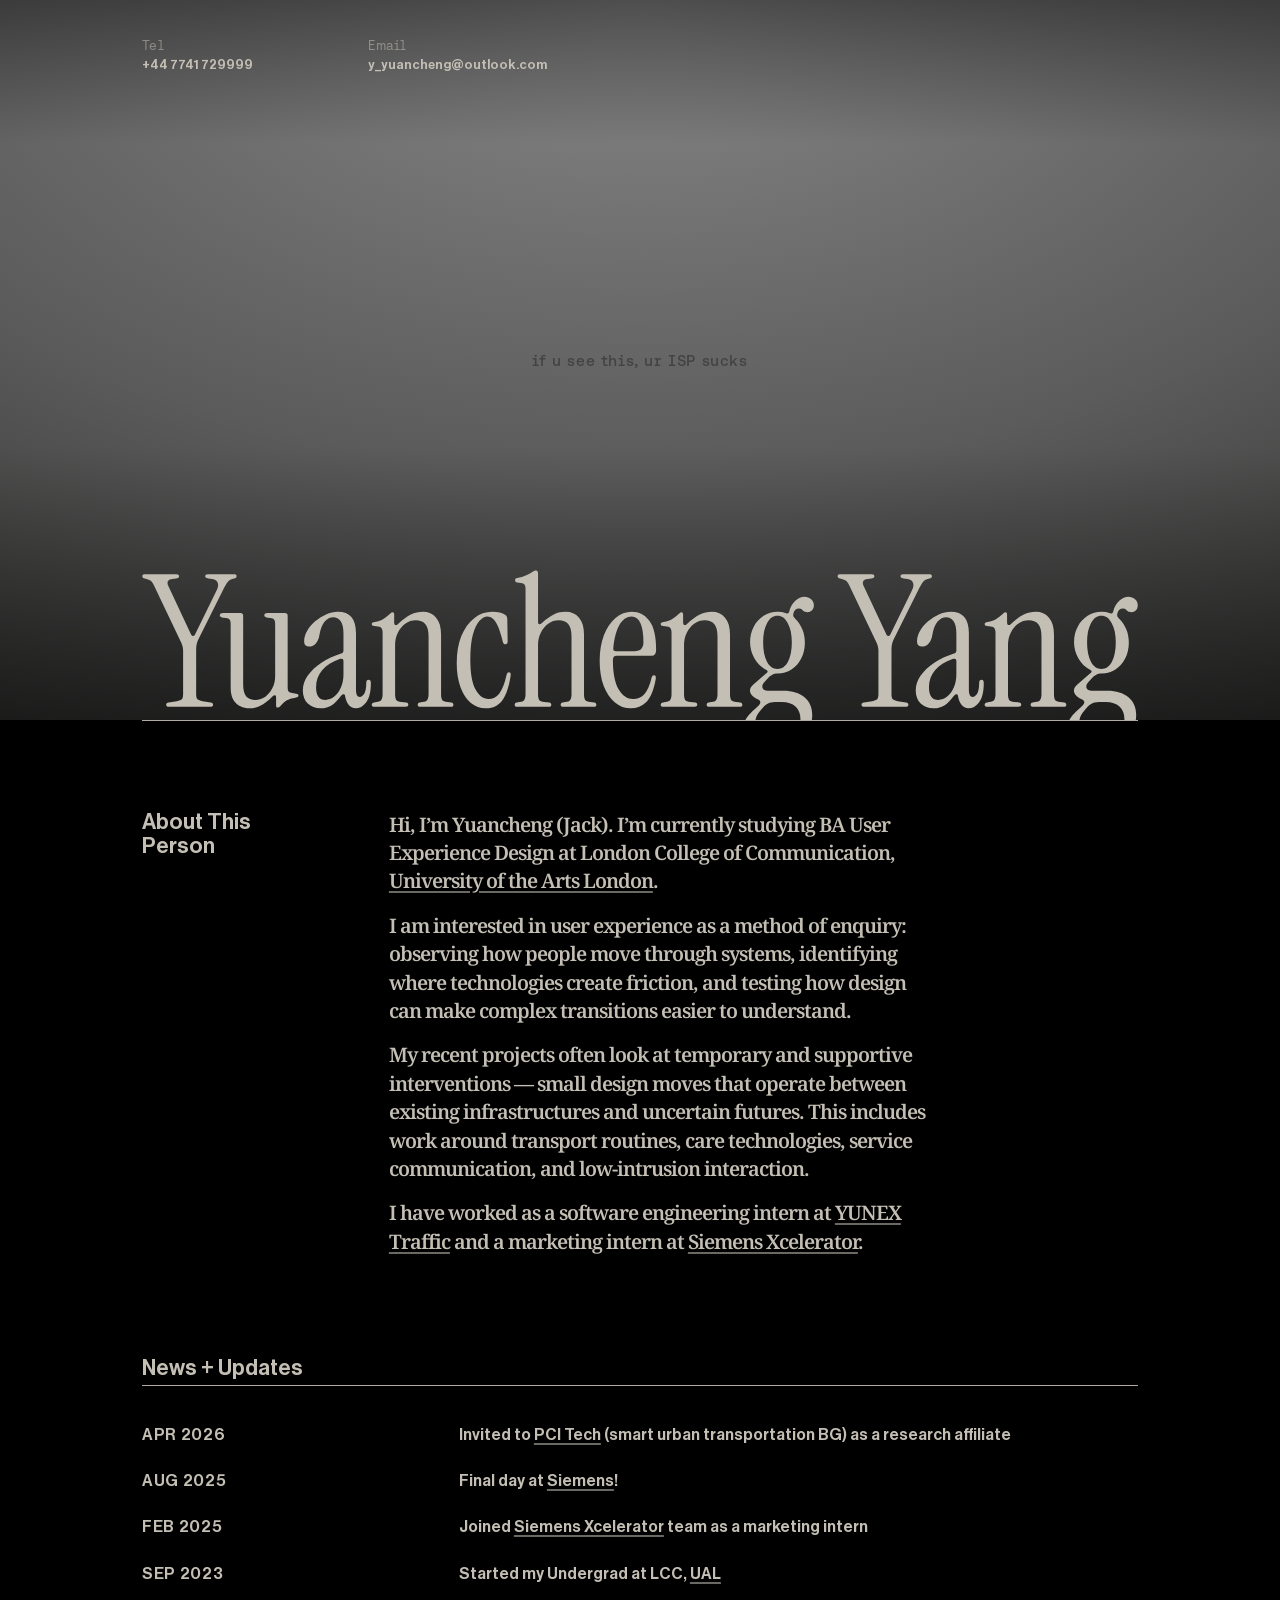
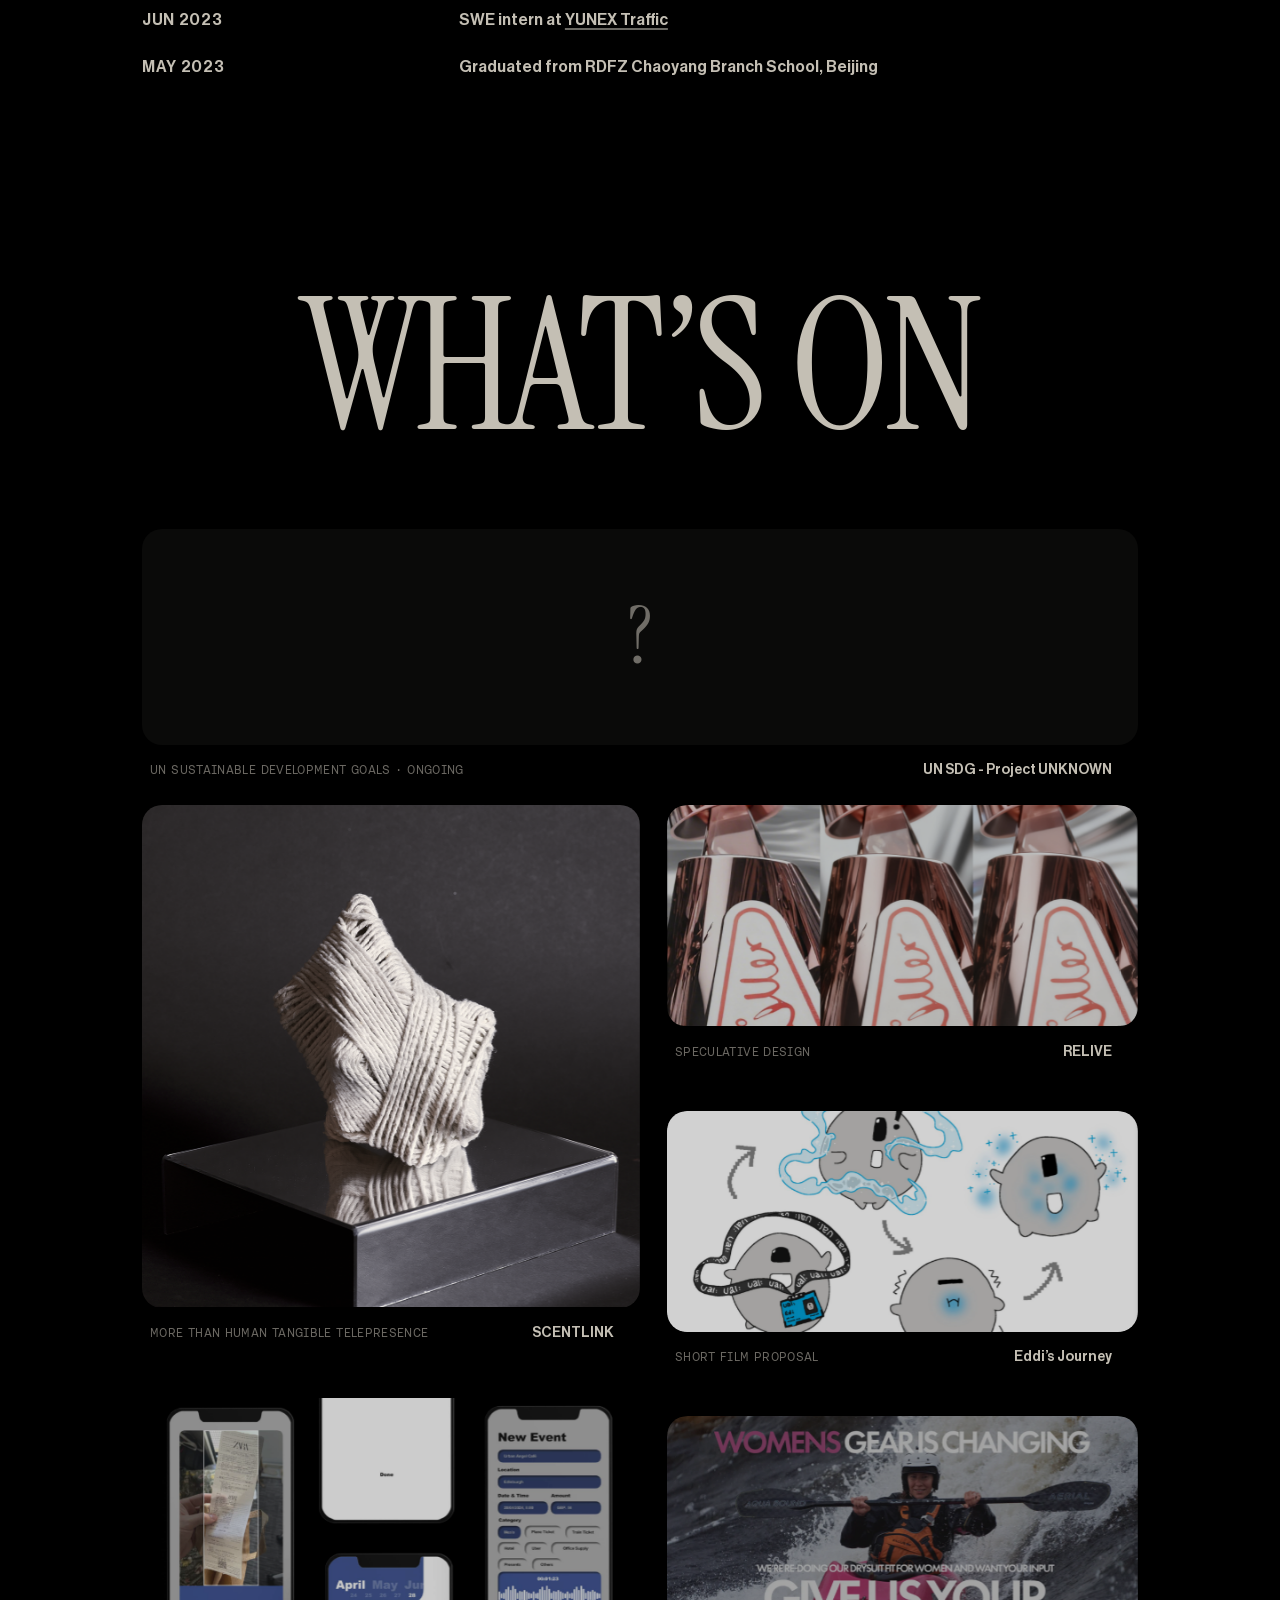
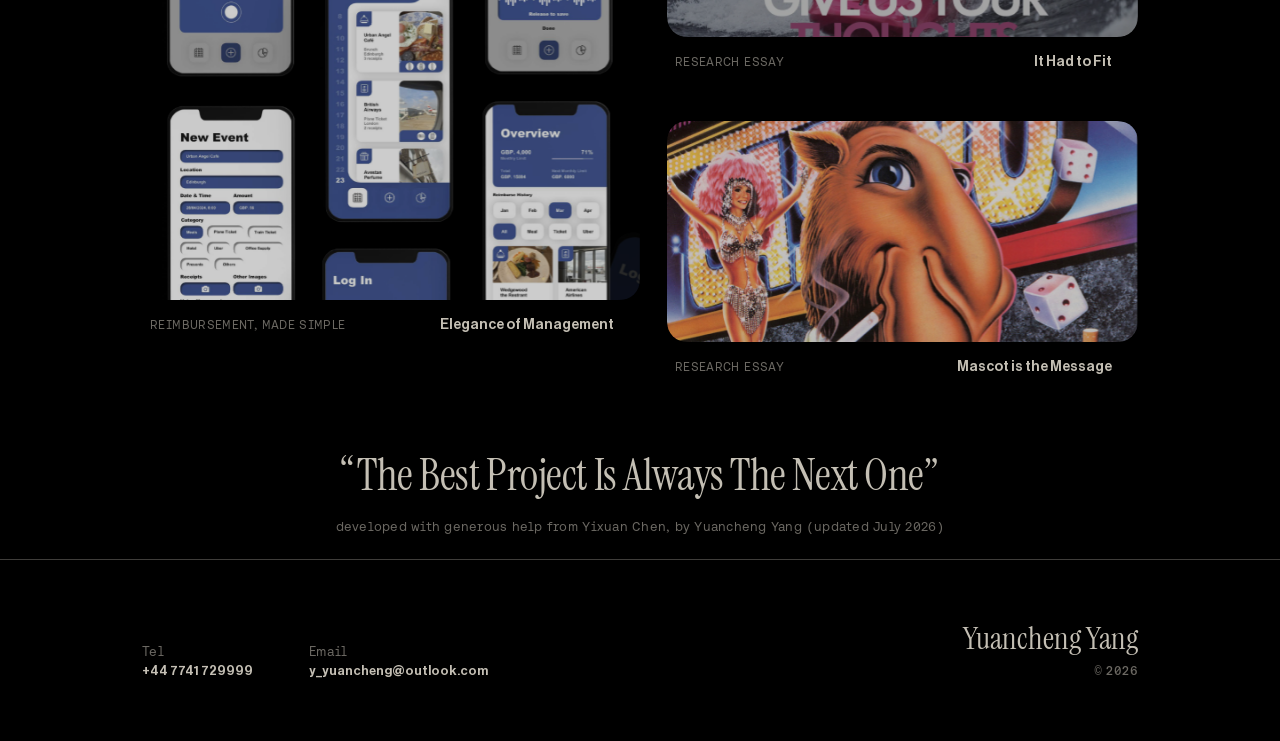
<file: index.html>
<!DOCTYPE html>
<html lang="en">
<head>
<meta charset="UTF-8" />
<meta name="viewport" content="width=device-width, initial-scale=1.0" />
<title>Yuancheng Yang</title>
<meta name="description" content="Yuancheng (Jack) Yang — BA User Experience Design, London College of Communication. Selected work in speculative design, service communication and research." />
<meta property="og:title" content="Yuancheng Yang" />
<meta property="og:description" content="Selected work in speculative design, service communication and research." />
<meta property="og:type" content="website" />
<link rel="icon" href="data:image/svg+xml,%3Csvg xmlns='http://www.w3.org/2000/svg' viewBox='0 0 32 32'%3E%3Crect width='32' height='32' fill='%23000'/%3E%3Ctext x='16' y='25' font-family='Georgia,serif' font-size='26' fill='%23c4bfb4' text-anchor='middle'%3EY%3C/text%3E%3C/svg%3E" />
<link rel="stylesheet" href="styles.css" />
<style>
/* ---------------- top contact bar (floats on the video) ---------------- */
.topbar {
  display: flex;
  gap: clamp(40px, 9vw, 130px);
  position: absolute;
  top: clamp(24px, 3vw, 40px);
  left: 0; right: 0;
  z-index: 6;
}

/* ---------------- hero ---------------- */
.hero { position: relative; }
.hero__media {
  position: relative;
  width: 100vw;
  left: 50%;
  transform: translateX(-50%);
  height: clamp(440px, 56.25vw, 810px);
  margin-top: 0;
  overflow: hidden;
  background:
    radial-gradient(120% 120% at 50% 0%, rgba(217,217,217,.62), rgba(217,217,217,.42) 55%, rgba(120,120,116,.35) 100%);
}
/* legibility scrim for the floating contact + name */
.hero__media::before {
  content: "";
  position: absolute; inset: 0; z-index: 2; pointer-events: none;
  background: linear-gradient(to bottom,
    rgba(0,0,0,.42) 0%, rgba(0,0,0,0) 20%,
    rgba(0,0,0,0) 62%, rgba(0,0,0,.46) 100%);
}
.hero__video {
  position: absolute; inset: 0;
  width: 100%; height: 100%;
  object-fit: cover;
  opacity: 0; transition: opacity .8s ease;
}
.hero__video.is-ready { opacity: 1; }
.hero__placeholder {
  position: absolute; left: 50%; top: 50%;
  transform: translate(-50%, -50%);
  font-family: var(--mono); font-size: clamp(12px, 1.3vw, 15px); letter-spacing: .04em;
  color: rgba(40,40,38,.55); text-transform: none;
  text-align: center; padding: 0 24px; white-space: nowrap;
}

.hero__name {
  margin: 0;
  font-size: 0;
  line-height: 0;
}
.hero__name img {
  display: block;
  width: 100%;
  height: auto;
}
/* the title floats on the video, its bottom (masked) edge resting on the
   sheet's top line so the “g” descenders are chopped off there */
.hero__namewrap {
  position: absolute;
  left: 0; right: 0;
  bottom: 0;
  z-index: 1;
}
/* the black “box” that carries everything beneath the hero; its top edge
   sits at the very bottom of the video and chops the title's descenders */
.sheet {
  position: relative;
  z-index: 2;
  background: var(--bg);
}
.sheet__line {
  border: 0;
  border-top: 1px solid var(--line);
  width: 100%;
  margin: 0;
}

/* ---------------- about ---------------- */
.about {
  display: grid;
  grid-template-columns: minmax(110px, 170px) minmax(0, 1fr);
  gap: clamp(24px, 6vw, 90px);
  padding-top: clamp(56px, 7vw, 96px);
}
.section-label {
  font-family: var(--grotesk); font-weight: 500;
  font-size: clamp(18px, 1.7vw, 24px); line-height: 1.1;
  color: var(--fg); margin: 0;
}
.about__bio { width: 542px; max-width: 100%; display: flex; flex-direction: column; gap: 1em; }
.about__bio p {
  margin: 0;
  font-family: "Noto Serif", var(--serif);
  font-weight: 600;
  font-size: 20px;
  letter-spacing: -1px;
  line-height: 1.42;
  color: var(--fg);
  text-wrap: pretty;
}

/* ---------------- news ---------------- */
.news { padding-top: clamp(64px, 8vw, 104px); }
.news__head { display: block; margin-bottom: clamp(28px, 3vw, 44px); }
.news__head .section-label { line-height: 1; }
.news__head .hrule { width: 100%; margin-top: 5px; }
.news__list { display: flex; flex-direction: column; gap: clamp(20px, 2vw, 30px); }
.news__row {
  display: grid;
  grid-template-columns: minmax(120px, 240px) minmax(0, 1fr);
  gap: clamp(20px, 6vw, 90px);
  align-items: baseline;
}
.news__date { font-weight: 500; font-size: clamp(15px, 1.25vw, 20px); letter-spacing: .04em; text-transform: uppercase; color: var(--fg); }
.news__txt  { font-weight: 500; font-size: clamp(15px, 1.25vw, 20px); line-height: 1.3; color: var(--fg); }

/* ---------------- what's on ---------------- */
.whats {
  text-align: center;
  font-family: var(--serif); font-weight: 400;
  font-size: clamp(64px, 14.4vw, 208px); line-height: .92;
  letter-spacing: -0.022em;
  margin: clamp(120px, 16vw, 220px) 0 clamp(48px, 6vw, 80px);
}

/* ---------------- work grid ---------------- */
.work {
  display: grid;
  grid-template-columns: 1.057fr 1fr;
  gap: clamp(20px, 2.1vw, 30px);
  padding-bottom: 0;
}
.work__col { display: flex; flex-direction: column; gap: clamp(36px, 4.4vw, 64px); }
.work__col--right { gap: clamp(32px, 3.9vw, 56px); }

.card { display: block; }
.card__frame {
  position: relative;
  border-radius: 20px;
  overflow: hidden;
  background: transparent;
}
.card__frame img {
  width: 100%; height: 100%;
  object-fit: cover;
  transition: transform .7s cubic-bezier(.2,.7,.2,1), opacity .4s;
  will-change: transform;
}
.card--feature .card__frame { aspect-ratio: 560 / 565; }
.card--small .card__frame { aspect-ratio: 530 / 249; }
.card--wide { grid-column: 1 / -1; }
.card--wide .card__frame { aspect-ratio: 1148 / 249; }
.card--wide .ph { width: 100%; height: 100%; display: flex; align-items: center; justify-content: center; background: rgba(196,191,180,.05); }
.card--wide .ph .q { font-family: var(--serif); font-size: clamp(48px, 6vw, 100px); color: var(--fg-dim); transition: transform .45s cubic-bezier(.2,.6,.2,1); }
.card--wide:hover .ph .q { transform: scale(1.12); }
.card:hover .card__frame img { transform: scale(1.045); }

.card__meta {
  display: flex; align-items: baseline; justify-content: space-between;
  gap: 16px; margin-top: 16px; padding: 0 8px;
}
.card__cat { font-family: var(--mono); font-weight: 400; font-size: clamp(11px, .95vw, 15px); letter-spacing: .03em; text-transform: uppercase; color: var(--fg-dim); transition: color .25s; }
.card__title { display: inline-flex; align-items: center; font-weight: 500; font-size: clamp(14px, 1.1vw, 18px); color: var(--fg); white-space: nowrap; }
.card__title .arrow { display: inline-block; transition: transform .3s; opacity: 0; margin-left: 4px; }
.card:hover .card__cat { color: var(--fg); }
.card:hover .card__title .arrow { opacity: 1; transform: translateX(3px); }

/* ---------------- sign-off ---------------- */
.signoff {
  text-align: center;
  padding: clamp(48px, 6vw, 80px) 0 clamp(8px, 2vw, 24px);
}
.signoff__line {
  margin: 0;
  font-family: var(--serif); font-weight: 400;
  font-size: clamp(26px, 3.4vw, 46px); line-height: 1.05;
  letter-spacing: -0.01em;
  color: var(--fg);
  text-wrap: balance;
}
.signoff__thanks {
  margin: clamp(14px, 1.6vw, 20px) 0 0;
  font-family: var(--mono); font-weight: 400;
  font-size: clamp(12px, 1vw, 14px); letter-spacing: .02em;
  color: var(--fg-dim);
}

/* ====================================================
   MOBILE — app-like reflow
   ==================================================== */
@media (max-width: 760px) {
  .topbar { gap: 36px; }
  .hero__media { border-radius: 0; }
  .hero__name { margin-top: -14px; }

  .about { grid-template-columns: 1fr; gap: 14px; }
  .about__bio { width: 100%; max-width: none; }

  .news__row { grid-template-columns: 88px 1fr; gap: 18px; }

  /* project grid → single full-width feed */
  .work { grid-template-columns: 1fr; gap: 28px; padding-bottom: 0; }
  .work__col, .work__col--right { gap: 28px; }
  .card--feature .card__frame { aspect-ratio: 4 / 5; }
  .card--small .card__frame { aspect-ratio: 16 / 10; }
  .card--wide .card__frame { aspect-ratio: 16 / 9; }
  .card__frame { border-radius: 16px; }
  .card__meta { padding: 0 2px; margin-top: 12px; }
  .card__title .arrow { opacity: 1; } /* always show affordance on touch */
}

@media (max-width: 420px) {
  .topbar { flex-direction: column; gap: 14px; }
}
</style>
</head>
<body>

<main>
  <!-- HERO -->
  <section class="hero" data-screen-label="hero" aria-label="Intro">
    <div class="hero__media">
      <video class="hero__video" muted loop playsinline preload="auto"></video>
      <div class="hero__placeholder" id="heroPlaceholder">if u see this, ur ISP sucks</div>
    </div>
    <header class="topbar shell" data-screen-label="header">
      <div class="contact-item">
        <span class="lbl">Tel</span>
        <a href="tel:+447741729999">+44 7741 729999</a>
      </div>
      <div class="contact-item">
        <span class="lbl">Email</span>
        <a href="mailto:y_yuancheng@outlook.com">y_yuancheng@outlook.com</a>
      </div>
    </header>
    <div class="shell hero__namewrap">
      <h1 class="hero__name"><img src="assets/title.svg" alt="Yuancheng Yang" /></h1>
    </div>
  </section>

  <div class="sheet">
  <div class="shell">
    <hr class="sheet__line" />
    <!-- ABOUT -->
    <section class="about" data-screen-label="about" aria-label="About">
      <h2 class="section-label">About This<br>Person</h2>
      <div class="about__bio">
        <p>Hi, I’m Yuancheng (Jack). I’m currently studying BA User Experience Design at London College of Communication, <a class="ilink" href="https://www.arts.ac.uk" target="_blank" rel="noopener noreferrer">University of the Arts London</a>.</p>
        <p>I am interested in user experience as a method of enquiry: observing how people move through systems, identifying where technologies create friction, and testing how design can make complex transitions easier to understand.</p>
        <p>My recent projects often look at temporary and supportive interventions — small design moves that operate between existing infrastructures and uncertain futures. This includes work around transport routines, care technologies, service communication, and low-intrusion interaction.</p>
        <p>I have worked as a software engineering intern at <a class="ilink" href="https://www.yunextraffic.com" target="_blank" rel="noopener noreferrer">YUNEX Traffic</a> and a marketing intern at <a class="ilink" href="https://www.siemens.com/en-us/company/digital-transformation/" target="_blank" rel="noopener noreferrer">Siemens Xcelerator</a>.</p>
      </div>
    </section>

    <!-- NEWS -->
    <section class="news" data-screen-label="news" aria-label="News and updates">
      <div class="news__head">
        <h2 class="section-label">News + Updates</h2>
        <hr class="hrule" />
      </div>
      <div class="news__list">
        <div class="news__row"><span class="news__date">Apr 2026</span><span class="news__txt">Invited to <a class="ilink" href="https://www.pcitech.com/en/" target="_blank" rel="noopener noreferrer">PCI Tech</a> (smart urban transportation BG) as a research affiliate</span></div>
        <div class="news__row"><span class="news__date">Aug 2025</span><span class="news__txt">Final day at <a class="ilink" href="https://www.siemens.com/en-us/company/digital-transformation/" target="_blank" rel="noopener noreferrer">Siemens</a>!</span></div>
        <div class="news__row"><span class="news__date">Feb 2025</span><span class="news__txt">Joined <a class="ilink" href="https://www.siemens.com/en-us/company/digital-transformation/" target="_blank" rel="noopener noreferrer">Siemens Xcelerator</a> team as a marketing intern</span></div>
        <div class="news__row"><span class="news__date">Sep 2023</span><span class="news__txt">Started my Undergrad at LCC, <a class="ilink" href="https://www.arts.ac.uk" target="_blank" rel="noopener noreferrer">UAL</a></span></div>
        <div class="news__row"><span class="news__date">Jun 2023</span><span class="news__txt">SWE intern at <a class="ilink" href="https://www.yunextraffic.com" target="_blank" rel="noopener noreferrer">YUNEX Traffic</a></span></div>
        <div class="news__row"><span class="news__date">May 2023</span><span class="news__txt">Graduated from RDFZ Chaoyang Branch School, Beijing</span></div>
      </div>
    </section>

    <!-- WHAT'S ON -->
    <h2 class="whats">WHAT’S ON</h2>

    <!-- WORK -->
    <section class="work" data-screen-label="work" aria-label="Selected work">
      <a class="card card--wide" href="projects/un-sdg.html">
        <div class="card__frame"><div class="ph" aria-hidden="true"><span class="q">?</span></div></div>
        <div class="card__meta">
          <span class="card__cat">UN Sustainable Development Goals · ongoing</span>
          <span class="card__title">UN SDG - Project UNKNOWN<span class="arrow">→</span></span>
        </div>
      </a>
      <div class="work__col work__col--left">
        <a class="card card--feature" href="projects/scentlink.html">
          <div class="card__frame"><img src="assets/cards/scentlink.png" alt="ScentLink — woven scent diffuser sculpture on a mirrored plinth" loading="lazy" /></div>
          <div class="card__meta">
            <span class="card__cat">More than human tangible telepresence</span>
            <span class="card__title">SCENTLINK<span class="arrow">→</span></span>
          </div>
        </a>
        <a class="card card--feature" href="projects/elegance.html">
          <div class="card__frame"><img src="assets/cards/elegance.png" alt="Elegance of Management — expense reimbursement app screens" loading="lazy" /></div>
          <div class="card__meta">
            <span class="card__cat">Reimbursement, made simple</span>
            <span class="card__title">Elegance of Management<span class="arrow">→</span></span>
          </div>
        </a>
      </div>

      <div class="work__col work__col--right">
        <a class="card card--small" href="projects/relive.html">
          <div class="card__frame"><img src="assets/cards/relive.png" alt="RELIVE — speculative chrome artefact on liquid metal" loading="lazy" /></div>
          <div class="card__meta">
            <span class="card__cat">Speculative Design</span>
            <span class="card__title">RELIVE<span class="arrow">→</span></span>
          </div>
        </a>
        <a class="card card--small" href="projects/eddi.html">
          <div class="card__frame"><img src="assets/cards/eddi.png" alt="Eddi’s Journey — character sheet of a grey blob mascot" loading="lazy" /></div>
          <div class="card__meta">
            <span class="card__cat">Short Film Proposal</span>
            <span class="card__title">Eddi’s Journey<span class="arrow">→</span></span>
          </div>
        </a>
        <a class="card card--small" href="projects/it-had-to-fit.html">
          <div class="card__frame"><img src="assets/cards/ithadtofit.png" alt="It Had to Fit — whitewater kayaking gear campaign" loading="lazy" /></div>
          <div class="card__meta">
            <span class="card__cat">Research Essay</span>
            <span class="card__title">It Had to Fit<span class="arrow">→</span></span>
          </div>
        </a>
        <a class="card card--small" href="projects/mascot.html">
          <div class="card__frame"><img src="assets/cards/mascot.png" alt="Mascot is the Message — vintage advertising character study" loading="lazy" /></div>
          <div class="card__meta">
            <span class="card__cat">Research Essay</span>
            <span class="card__title">Mascot is the Message<span class="arrow">→</span></span>
          </div>
        </a>
      </div>
    </section>

    <!-- SIGN-OFF -->
    <section class="signoff" data-screen-label="signoff" aria-label="Sign-off">
      <p class="signoff__line">“The Best Project Is Always The Next One”</p>
      <p class="signoff__thanks">developed with generous help from Yixuan Chen, by Yuancheng Yang (updated July 2026)</p>
    </section>
  </div>

  <!-- FOOTER -->
  <footer class="shell foot" data-screen-label="footer">
    <div class="foot__contact">
      <div class="contact-item"><span class="lbl">Tel</span><a href="tel:+447741729999">+44 7741 729999</a></div>
      <div class="contact-item"><span class="lbl">Email</span><a href="mailto:y_yuancheng@outlook.com">y_yuancheng@outlook.com</a></div>
    </div>
    <div style="display:flex;flex-direction:column;gap:10px;align-items:flex-end;">
      <span class="foot__name">Yuancheng Yang</span>
      <span class="foot__copy">© 2026</span>
    </div>
  </footer>
  </div>
</main>

<!-- mobile sticky action bar -->
<nav class="dock" aria-label="Quick contact">
  <a href="mailto:y_yuancheng@outlook.com">Email</a>
  <a href="tel:+447741729999">Call</a>
</nav>

<script>
  // Hero video: only request the file if it actually exists, so there's no
  // 404 while the slot is empty. Drop assets/hero.mp4 and it loads, plays
  // and hides the fallback placeholder automatically. If the file is missing
  // or can't play, the static placeholder text stays visible instead.
  (function () {
    var SRC = 'assets/hero.mp4';
    var v = document.querySelector('.hero__video');
    var ph = document.getElementById('heroPlaceholder');
    if (!v) return;
    fetch(SRC, { method: 'HEAD' }).then(function (res) {
      if (!res.ok) return;            // no file yet → keep placeholder
      v.src = SRC;
      v.play().catch(function () {});
      v.addEventListener('loadeddata', function () {
        v.classList.add('is-ready');
        if (ph) ph.style.display = 'none';
      });
    }).catch(function () { /* offline / not found → keep placeholder */ });
  })();
</script>

</body>
</html>
</file>
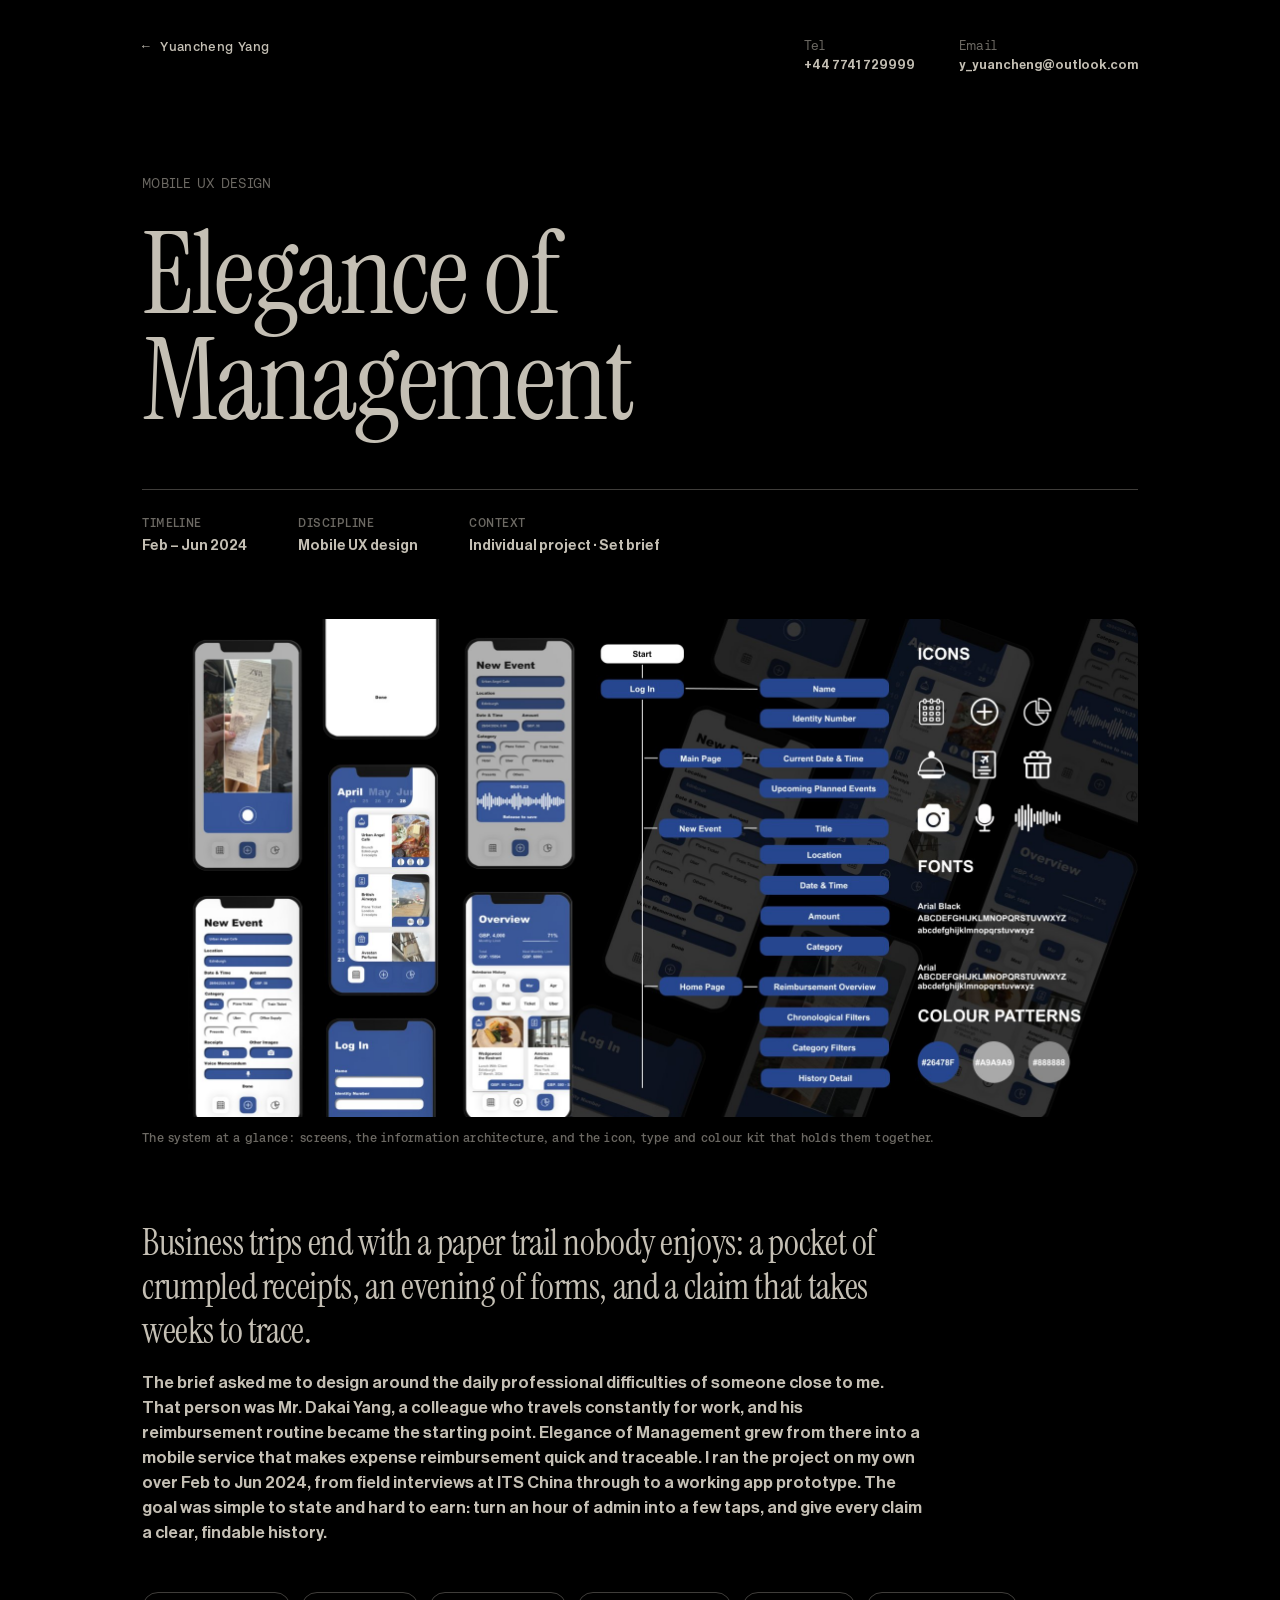
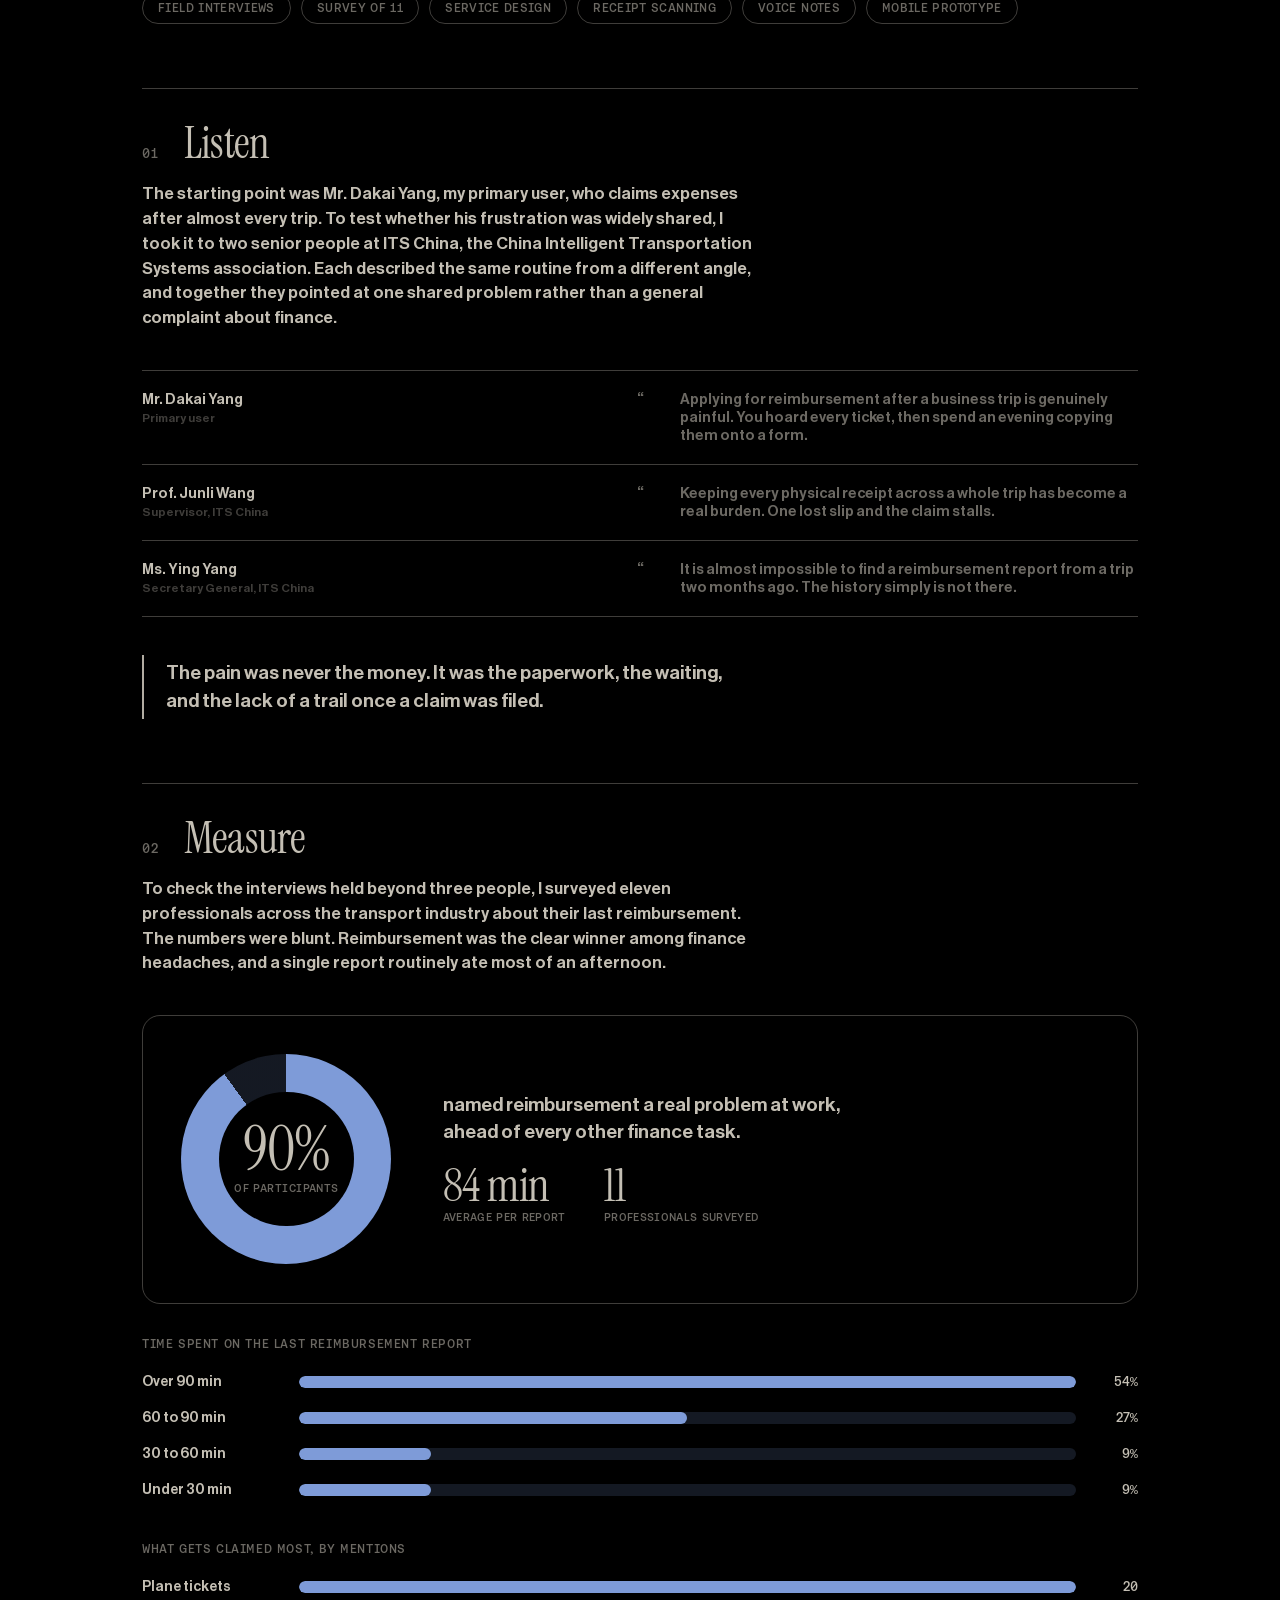
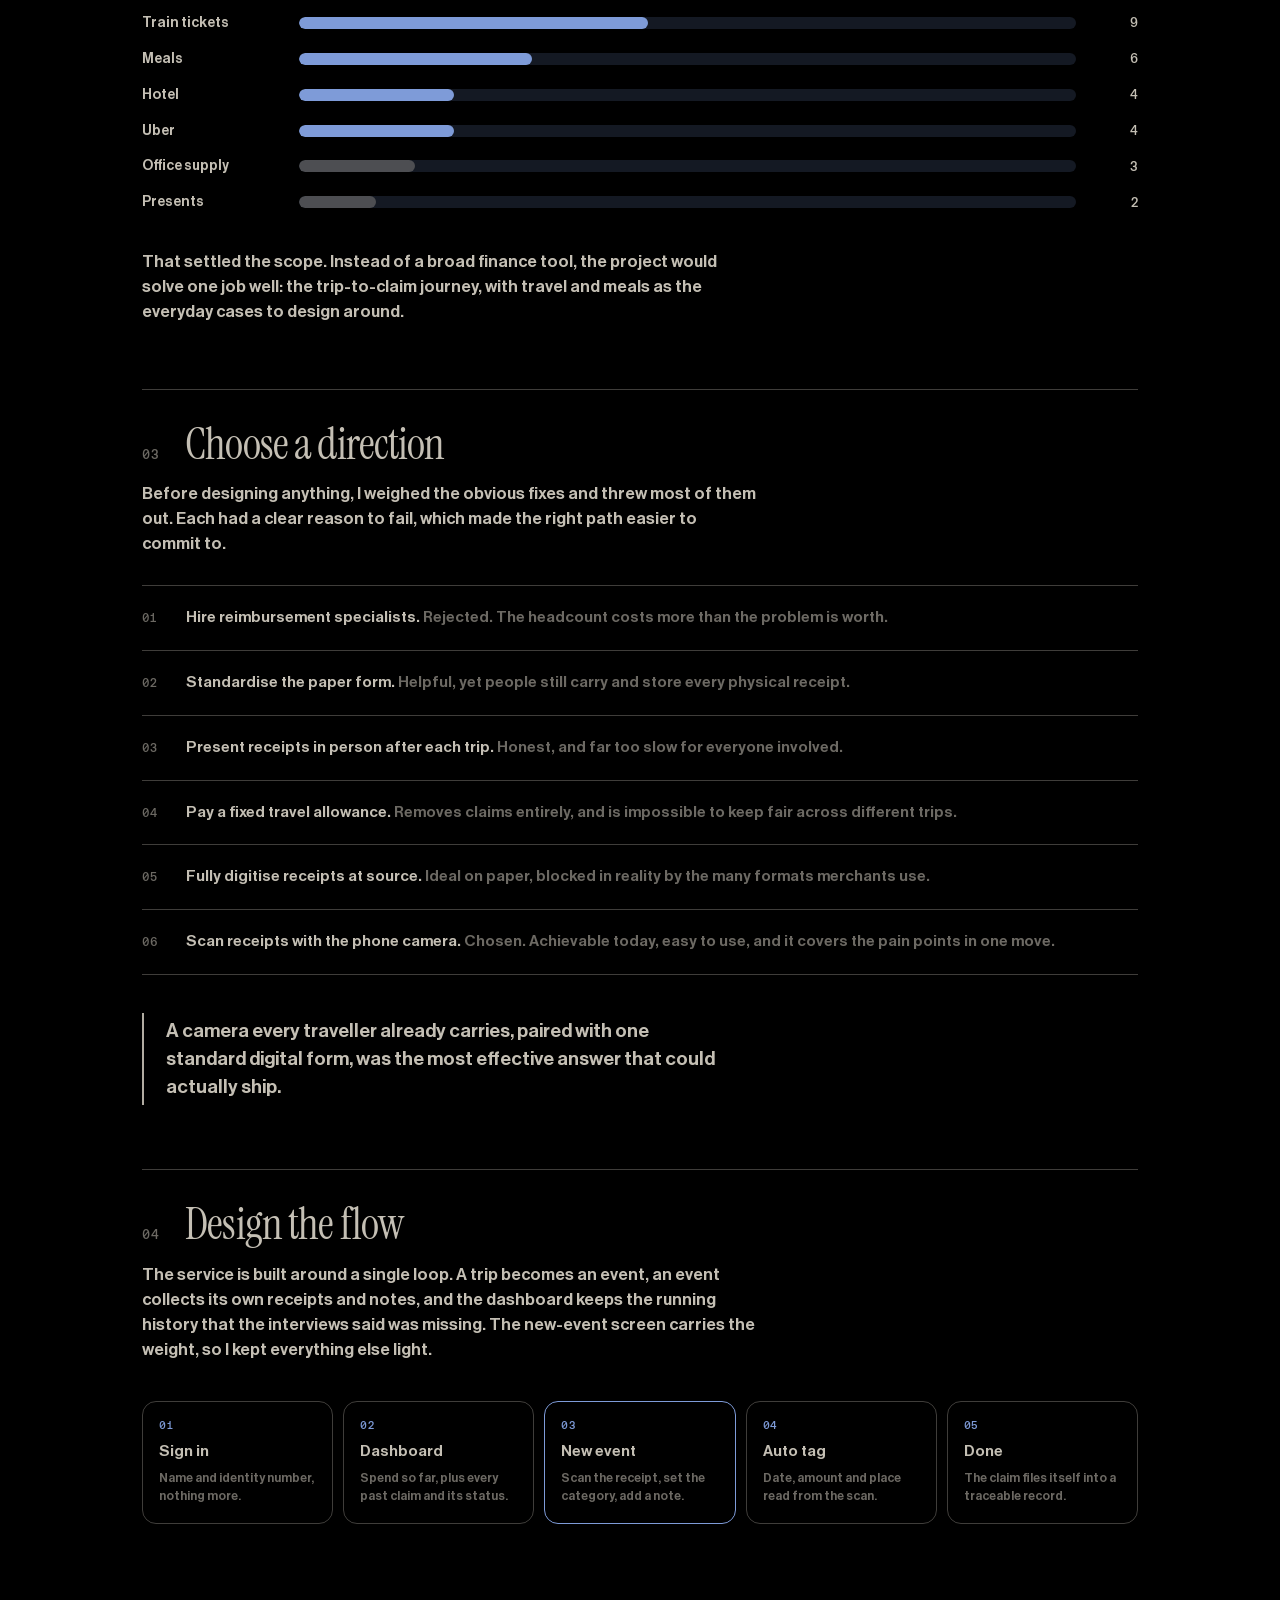
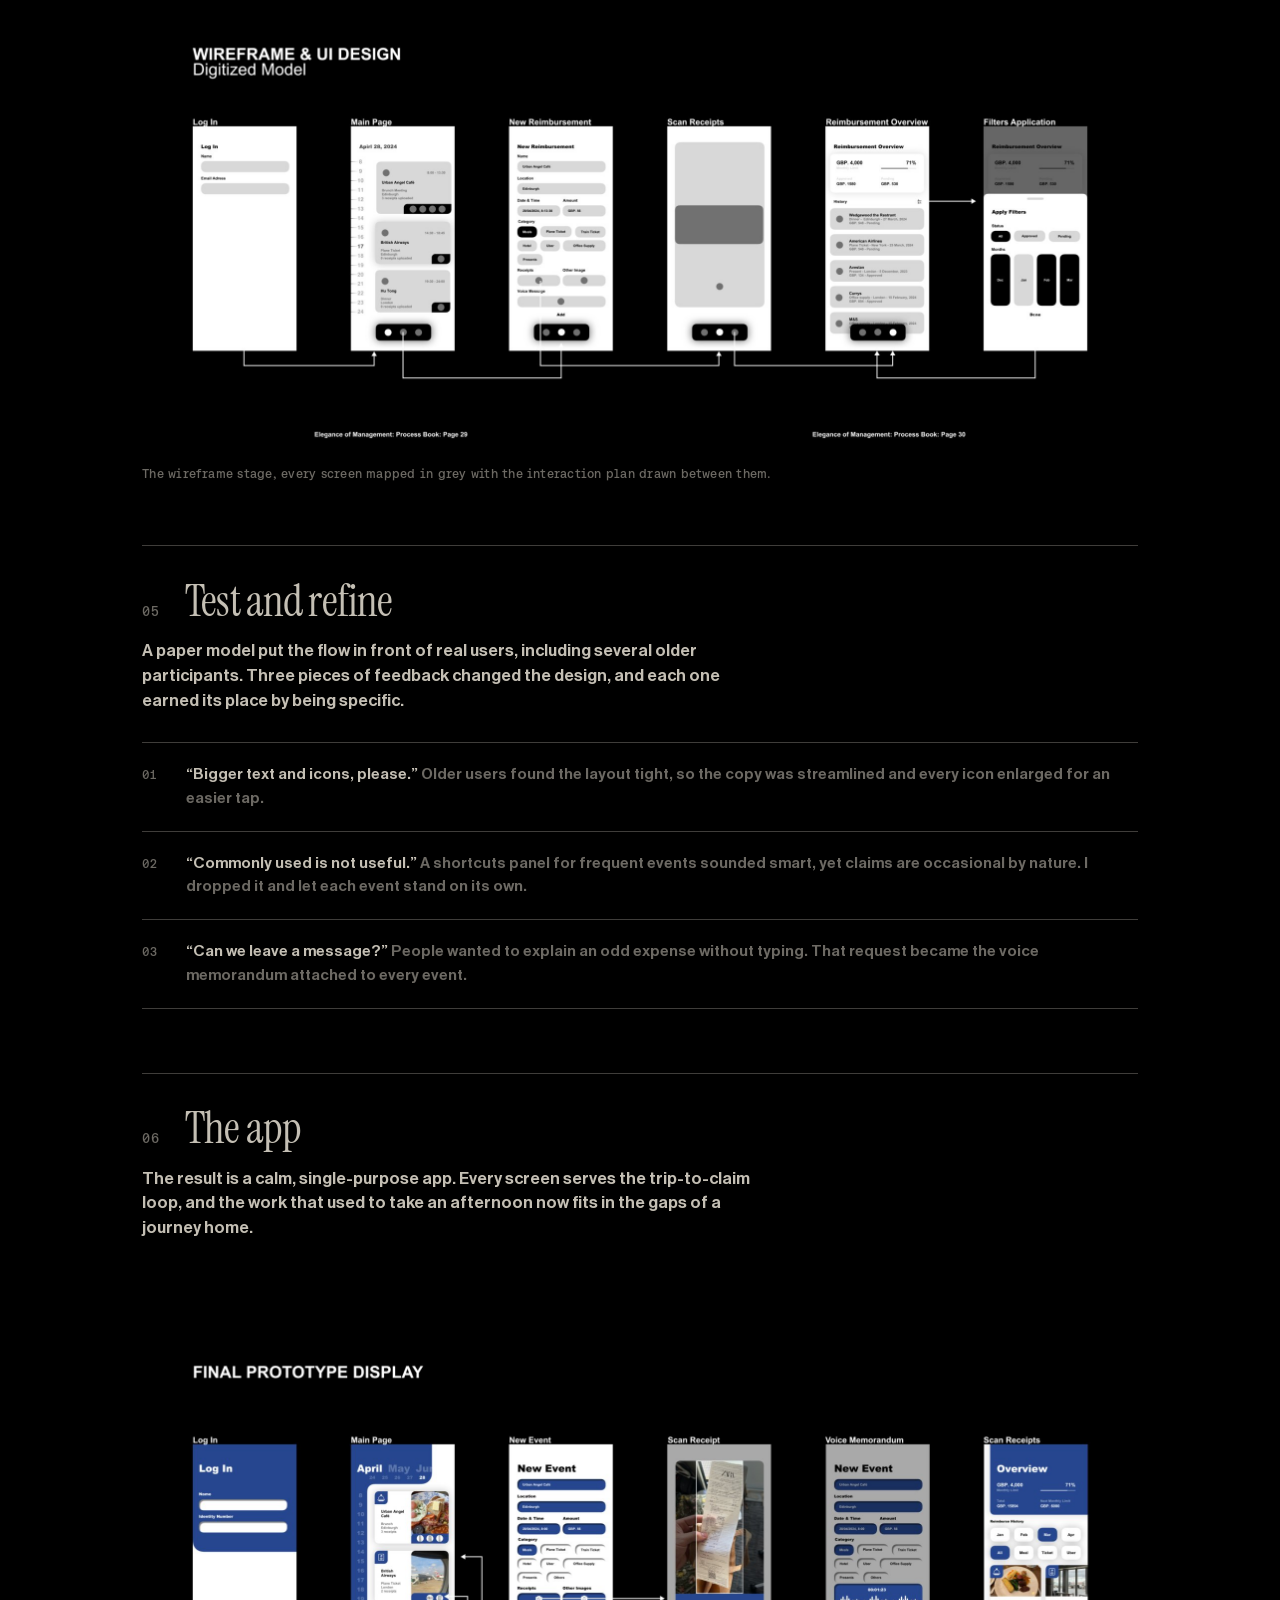
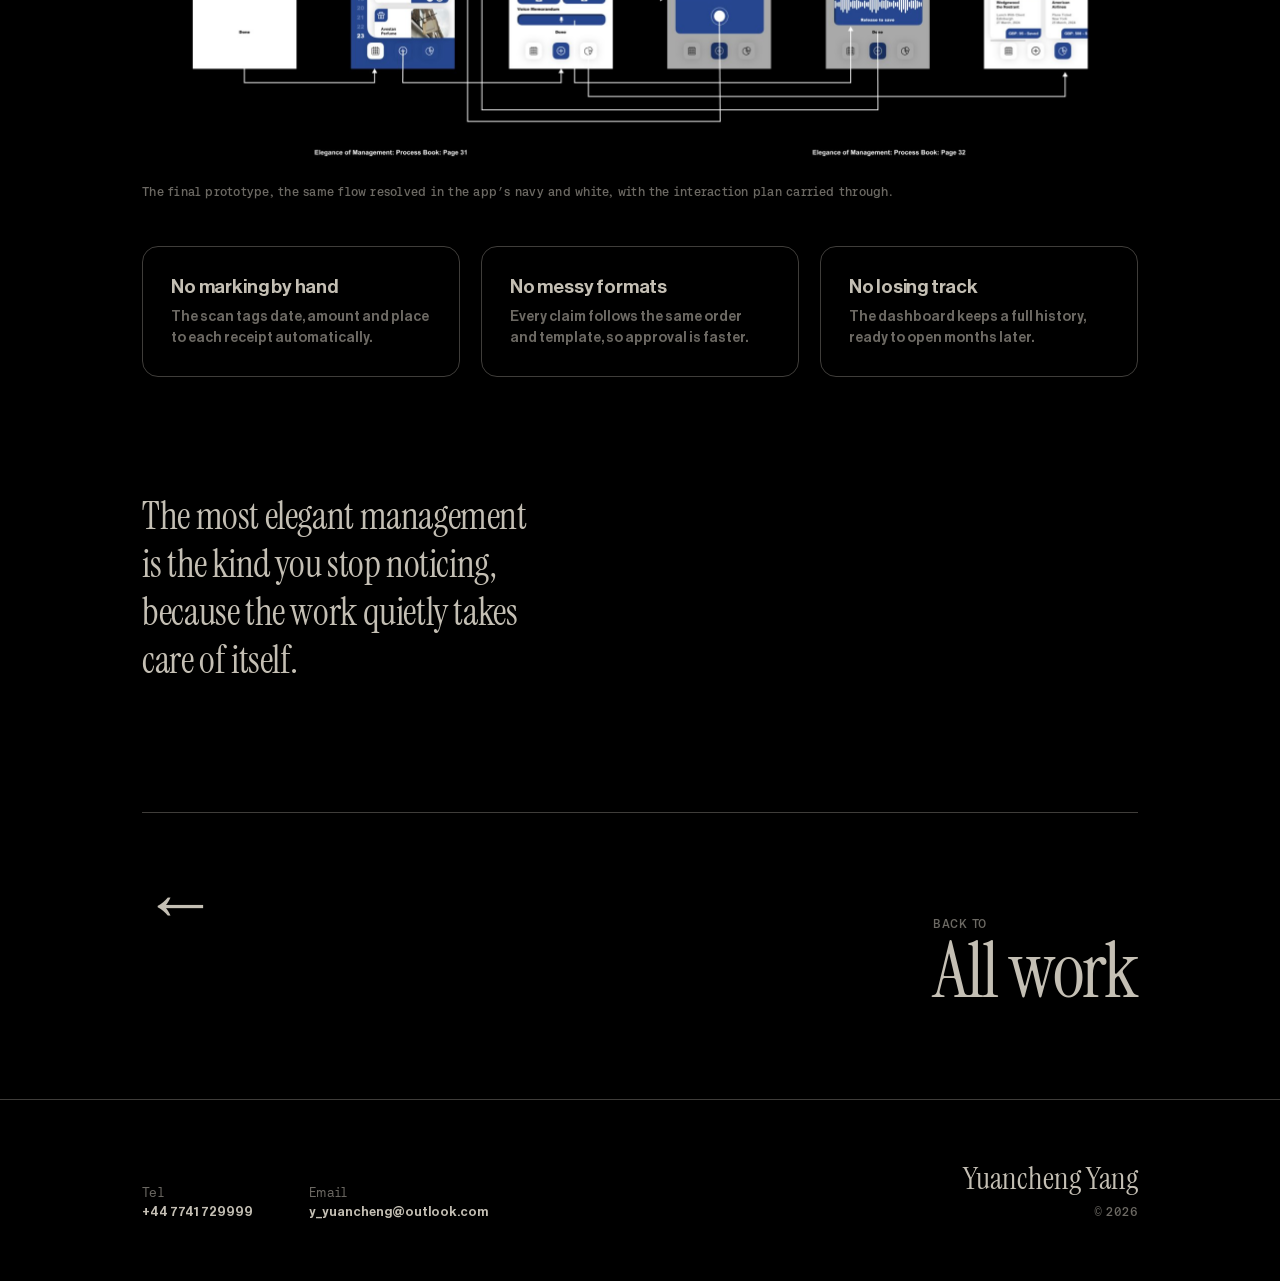
<file: projects/elegance.html>
<!DOCTYPE html>
<html lang="en">
<head>
<meta charset="UTF-8" />
<meta name="viewport" content="width=device-width, initial-scale=1.0" />
<title>Elegance of Management — Yuancheng Yang</title>
<meta name="description" content="Elegance of Management — a mobile service that makes business-trip expense reimbursement quick and traceable. Field research at ITS China, service design and a working app prototype by Yuancheng (Jack) Yang." />
<meta property="og:title" content="Elegance of Management — Yuancheng Yang" />
<meta property="og:description" content="A mobile service that makes expense reimbursement quick, fair and traceable." />
<link rel="icon" href="data:image/svg+xml,%3Csvg xmlns='http://www.w3.org/2000/svg' viewBox='0 0 32 32'%3E%3Crect width='32' height='32' fill='%23000'/%3E%3Ctext x='16' y='25' font-family='Georgia,serif' font-size='26' fill='%23c4bfb4' text-anchor='middle'%3EY%3C/text%3E%3C/svg%3E" />
<link rel="stylesheet" href="../styles.css" />
<link rel="stylesheet" href="../case.css" />
<style>
  /* ---- product accent, drawn from the app's own navy ---- */
  :root {
    --eom: #7e9bd8;            /* readable navy on black, for data viz */
    --eom-deep: #26478f;       /* true brand navy, for app UI fills */
    --eom-track: rgba(126,155,216,.16);
  }

  /* ============ reconstructed research data viz ============ */
  .data { margin-top: clamp(26px, 3vw, 42px); }

  /* headline figure: donut + key stats */
  .headfig {
    display: grid; grid-template-columns: auto 1fr; gap: clamp(28px, 4vw, 64px);
    align-items: center;
    border: 1px solid var(--fg-faint); border-radius: 18px;
    padding: clamp(24px, 3vw, 44px);
  }
  .donut {
    --p: 90;
    width: clamp(150px, 18vw, 210px); aspect-ratio: 1; border-radius: 50%;
    background: conic-gradient(var(--eom) calc(var(--p) * 1%), var(--eom-track) 0);
    display: grid; place-items: center; position: relative;
  }
  .donut::after {
    content: ""; position: absolute; inset: 18%; border-radius: 50%; background: var(--bg);
  }
  .donut__c { position: relative; z-index: 1; text-align: center; }
  .donut__c b { font-family: var(--serif); font-weight: 400; font-size: clamp(40px, 5vw, 62px); line-height: .9; letter-spacing: -.02em; display: block; }
  .donut__c span { font-family: var(--mono); font-size: 11px; letter-spacing: .04em; text-transform: uppercase; color: var(--fg-dim); }
  .headfig__txt p { margin: 0 0 18px; font-size: clamp(16px, 1.5vw, 21px); line-height: 1.4; max-width: 32ch; text-wrap: pretty; }
  .headfig__row { display: flex; flex-wrap: wrap; gap: clamp(20px, 3vw, 44px); }
  .kstat b { font-family: var(--serif); font-weight: 400; font-size: clamp(30px, 3.6vw, 46px); line-height: .95; letter-spacing: -.01em; display: block; }
  .kstat span { font-family: var(--mono); font-size: 11px; letter-spacing: .03em; text-transform: uppercase; color: var(--fg-dim); }

  /* horizontal bar chart */
  .bars { margin-top: clamp(22px, 2.6vw, 34px); display: flex; flex-direction: column; gap: clamp(12px, 1.4vw, 18px); }
  .bars__cap { font-family: var(--mono); font-size: 12px; letter-spacing: .05em; text-transform: uppercase; color: var(--fg-dim); margin: 0 0 4px; }
  .bar { display: grid; grid-template-columns: 8.5em 1fr auto; gap: clamp(12px, 1.6vw, 22px); align-items: center; }
  .bar__l { font-size: clamp(13px, 1.1vw, 16px); color: var(--fg); }
  .bar__track { height: 12px; border-radius: 999px; background: var(--eom-track); overflow: hidden; }
  .bar__fill { height: 100%; border-radius: 999px; background: var(--eom); width: var(--w, 0); transform-origin: left; }
  .bar__v { font-family: var(--mono); font-size: 13px; color: var(--fg); min-width: 3.2em; text-align: right; }
  .bar--muted .bar__fill { background: var(--fg-faint); }

  @media (max-width: 620px) {
    .headfig { grid-template-columns: 1fr; justify-items: center; text-align: center; }
    .headfig__row { justify-content: center; }
    .bar { grid-template-columns: 7em 1fr auto; gap: 12px; }
  }

  /* ============ user-flow diagram ============ */
  .flow {
    margin-top: clamp(24px, 3vw, 40px);
    display: flex; flex-wrap: wrap; align-items: stretch; gap: 10px;
  }
  .flow__step {
    flex: 1 1 130px; border: 1px solid var(--fg-faint); border-radius: 14px;
    padding: 16px 16px 18px; display: flex; flex-direction: column; gap: 8px; position: relative;
  }
  .flow__step .n { font-family: var(--mono); font-size: 11px; color: var(--eom); letter-spacing: .06em; }
  .flow__step b { font-weight: 500; font-size: clamp(14px, 1.2vw, 17px); }
  .flow__step span { font-size: 12.5px; line-height: 1.45; color: var(--fg-dim); }
  .flow__step.is-key { border-color: var(--eom); }

  /* value props */
  .props { display: grid; grid-template-columns: repeat(3, 1fr); gap: clamp(12px, 1.6vw, 22px); margin-top: clamp(30px, 3.6vw, 52px); }
  .prop { border: 1px solid var(--fg-faint); border-radius: 16px; padding: clamp(20px, 2.2vw, 30px); }
  .prop b { font-weight: 500; font-size: clamp(16px, 1.5vw, 21px); letter-spacing: -.01em; display: block; margin-bottom: 8px; }
  .prop span { font-size: clamp(13px, 1.1vw, 15px); line-height: 1.5; color: var(--fg-dim); }

  @media (max-width: 760px) {
    .props { grid-template-columns: 1fr; }
  }
</style>
</head>
<body>

<header class="shell casetop" data-screen-label="case-top">
  <a class="back" href="../index.html"><span class="ar">←</span> Yuancheng Yang</a>
  <div class="foot__contact">
    <div class="contact-item"><span class="lbl">Tel</span><a href="tel:+447741729999">+44 7741 729999</a></div>
    <div class="contact-item"><span class="lbl">Email</span><a href="mailto:y_yuancheng@outlook.com">y_yuancheng@outlook.com</a></div>
  </div>
</header>

<main>
  <!-- ===== HERO ===== -->
  <section class="shell case-hero" data-screen-label="case-hero">
    <span class="eyebrow">Mobile UX design</span>
    <h1 class="case-title">Elegance of<br>Management</h1>
    <div class="case-meta">
      <dl><dt>Timeline</dt><dd>Feb – Jun 2024</dd></dl>
      <dl><dt>Discipline</dt><dd>Mobile UX design</dd></dl>
      <dl><dt>Context</dt><dd>Individual project · Set brief</dd></dl>
    </div>
  </section>

  <!-- hero: design-system & IA board -->
  <figure class="shell case-photo" data-screen-label="hero-system">
    <img src="../assets/eom/system.jpg" alt="Elegance of Management design system board: app screens, information architecture map, icon set, type and the navy colour palette" />
    <figcaption>The system at a glance: screens, the information architecture, and the icon, type and colour kit that holds them together.</figcaption>
  </figure>

  <div class="shell case-body">

    <!-- ===== OVERVIEW ===== -->
    <section class="csec" data-screen-label="sec-overview" style="border-top:none;margin-top:clamp(48px,6vw,90px);padding-top:0;">
      <div class="overview">
        <p class="hook">Business trips end with a paper trail nobody enjoys: a pocket of crumpled receipts, an evening of forms, and a claim that takes weeks to trace.</p>
        <p>The brief asked me to design around the daily professional difficulties of someone close to me. That person was Mr. Dakai Yang, a colleague who travels constantly for work, and his reimbursement routine became the starting point. Elegance of Management grew from there into a mobile service that makes expense reimbursement quick and traceable. I ran the project on my own over Feb to Jun 2024, from field interviews at ITS China through to a working app prototype. The goal was simple to state and hard to earn: turn an hour of admin into a few taps, and give every claim a clear, findable history.</p>
      </div>
      <div class="quals" aria-label="Project qualities">
        <span>Field interviews</span>
        <span>Survey of 11</span>
        <span>Service design</span>
        <span>Receipt scanning</span>
        <span>Voice notes</span>
        <span>Mobile prototype</span>
      </div>
    </section>

    <!-- ===== 01 LISTEN ===== -->
    <article class="move" data-screen-label="sec-listen">
      <div class="move__head"><span class="move__n">01</span><h2 class="move__t">Listen</h2></div>
      <p class="move__d">The starting point was Mr. Dakai Yang, my primary user, who claims expenses after almost every trip. To test whether his frustration was widely shared, I took it to two senior people at ITS China, the China Intelligent Transportation Systems association. Each described the same routine from a different angle, and together they pointed at one shared problem rather than a general complaint about finance.</p>

      <div class="maps" style="margin-top:clamp(26px,3vw,40px);">
        <div class="row"><div class="a">Mr. Dakai Yang<br><span style="color:var(--fg-faint);font-size:12px;">Primary user</span></div><div class="arr">“</div><div class="b">Applying for reimbursement after a business trip is genuinely painful. You hoard every ticket, then spend an evening copying them onto a form.</div></div>
        <div class="row"><div class="a">Prof. Junli Wang<br><span style="color:var(--fg-faint);font-size:12px;">Supervisor, ITS China</span></div><div class="arr">“</div><div class="b">Keeping every physical receipt across a whole trip has become a real burden. One lost slip and the claim stalls.</div></div>
        <div class="row"><div class="a">Ms. Ying Yang<br><span style="color:var(--fg-faint);font-size:12px;">Secretary General, ITS China</span></div><div class="arr">“</div><div class="b">It is almost impossible to find a reimbursement report from a trip two months ago. The history simply is not there.</div></div>
      </div>

      <p class="callout">The pain was never the money. It was the paperwork, the waiting, and the lack of a trail once a claim was filed.</p>
    </article>

    <!-- ===== 02 MEASURE ===== -->
    <article class="move" data-screen-label="sec-measure">
      <div class="move__head"><span class="move__n">02</span><h2 class="move__t">Measure</h2></div>
      <p class="move__d">To check the interviews held beyond three people, I surveyed eleven professionals across the transport industry about their last reimbursement. The numbers were blunt. Reimbursement was the clear winner among finance headaches, and a single report routinely ate most of an afternoon.</p>

      <div class="data">
        <div class="headfig">
          <div class="donut" style="--p:90;">
            <div class="donut__c"><b>90%</b><span>of participants</span></div>
          </div>
          <div class="headfig__txt">
            <p>named reimbursement a real problem at work, ahead of every other finance task.</p>
            <div class="headfig__row">
              <div class="kstat"><b>84 min</b><span>average per report</span></div>
              <div class="kstat"><b>11</b><span>professionals surveyed</span></div>
            </div>
          </div>
        </div>

        <div class="bars" aria-label="Time spent on the last reimbursement report">
          <p class="bars__cap">Time spent on the last reimbursement report</p>
          <div class="bar"><span class="bar__l">Over 90 min</span><div class="bar__track"><div class="bar__fill" style="--w:100%"></div></div><span class="bar__v">54%</span></div>
          <div class="bar"><span class="bar__l">60 to 90 min</span><div class="bar__track"><div class="bar__fill" style="--w:50%"></div></div><span class="bar__v">27%</span></div>
          <div class="bar"><span class="bar__l">30 to 60 min</span><div class="bar__track"><div class="bar__fill" style="--w:17%"></div></div><span class="bar__v">9%</span></div>
          <div class="bar"><span class="bar__l">Under 30 min</span><div class="bar__track"><div class="bar__fill" style="--w:17%"></div></div><span class="bar__v">9%</span></div>
        </div>

        <div class="bars" style="margin-top:clamp(30px,3.4vw,48px);" aria-label="Most claimed categories">
          <p class="bars__cap">What gets claimed most, by mentions</p>
          <div class="bar"><span class="bar__l">Plane tickets</span><div class="bar__track"><div class="bar__fill" style="--w:100%"></div></div><span class="bar__v">20</span></div>
          <div class="bar"><span class="bar__l">Train tickets</span><div class="bar__track"><div class="bar__fill" style="--w:45%"></div></div><span class="bar__v">9</span></div>
          <div class="bar"><span class="bar__l">Meals</span><div class="bar__track"><div class="bar__fill" style="--w:30%"></div></div><span class="bar__v">6</span></div>
          <div class="bar"><span class="bar__l">Hotel</span><div class="bar__track"><div class="bar__fill" style="--w:20%"></div></div><span class="bar__v">4</span></div>
          <div class="bar"><span class="bar__l">Uber</span><div class="bar__track"><div class="bar__fill" style="--w:20%"></div></div><span class="bar__v">4</span></div>
          <div class="bar bar--muted"><span class="bar__l">Office supply</span><div class="bar__track"><div class="bar__fill" style="--w:15%"></div></div><span class="bar__v">3</span></div>
          <div class="bar bar--muted"><span class="bar__l">Presents</span><div class="bar__track"><div class="bar__fill" style="--w:10%"></div></div><span class="bar__v">2</span></div>
        </div>
      </div>

      <p class="move__d" style="margin-top:clamp(26px,3vw,40px);">That settled the scope. Instead of a broad finance tool, the project would solve one job well: the trip-to-claim journey, with travel and meals as the everyday cases to design around.</p>
    </article>

    <!-- ===== 03 CHOOSE A DIRECTION ===== -->
    <article class="move" data-screen-label="sec-choose">
      <div class="move__head"><span class="move__n">03</span><h2 class="move__t">Choose a direction</h2></div>
      <p class="move__d">Before designing anything, I weighed the obvious fixes and threw most of them out. Each had a clear reason to fail, which made the right path easier to commit to.</p>

      <ul class="blist">
        <li><span class="n">01</span><span><b>Hire reimbursement specialists.</b> Rejected. The headcount costs more than the problem is worth.</span></li>
        <li><span class="n">02</span><span><b>Standardise the paper form.</b> Helpful, yet people still carry and store every physical receipt.</span></li>
        <li><span class="n">03</span><span><b>Present receipts in person after each trip.</b> Honest, and far too slow for everyone involved.</span></li>
        <li><span class="n">04</span><span><b>Pay a fixed travel allowance.</b> Removes claims entirely, and is impossible to keep fair across different trips.</span></li>
        <li><span class="n">05</span><span><b>Fully digitise receipts at source.</b> Ideal on paper, blocked in reality by the many formats merchants use.</span></li>
        <li><span class="n">06</span><span><b>Scan receipts with the phone camera.</b> Chosen. Achievable today, easy to use, and it covers the pain points in one move.</span></li>
      </ul>

      <p class="callout">A camera every traveller already carries, paired with one standard digital form, was the most effective answer that could actually ship.</p>
    </article>

    <!-- ===== 04 DESIGN THE FLOW ===== -->
    <article class="move" data-screen-label="sec-flow">
      <div class="move__head"><span class="move__n">04</span><h2 class="move__t">Design the flow</h2></div>
      <p class="move__d">The service is built around a single loop. A trip becomes an event, an event collects its own receipts and notes, and the dashboard keeps the running history that the interviews said was missing. The new-event screen carries the weight, so I kept everything else light.</p>

      <div class="flow" aria-label="User flow">
        <div class="flow__step"><span class="n">01</span><b>Sign in</b><span>Name and identity number, nothing more.</span></div>
        <div class="flow__step"><span class="n">02</span><b>Dashboard</b><span>Spend so far, plus every past claim and its status.</span></div>
        <div class="flow__step is-key"><span class="n">03</span><b>New event</b><span>Scan the receipt, set the category, add a note.</span></div>
        <div class="flow__step"><span class="n">04</span><b>Auto tag</b><span>Date, amount and place read from the scan.</span></div>
        <div class="flow__step"><span class="n">05</span><b>Done</b><span>The claim files itself into a traceable record.</span></div>
      </div>

      <figure class="cfig">
        <img src="../assets/eom/wireframe.jpg" alt="Low-fidelity wireframe board: six greyscale screens (log in, main page, new reimbursement, scan receipts, reimbursement overview, filters) joined by interaction arrows" loading="lazy" />
        <figcaption>The wireframe stage, every screen mapped in grey with the interaction plan drawn between them.</figcaption>
      </figure>
    </article>

    <!-- ===== 05 TEST AND REFINE ===== -->
    <article class="move" data-screen-label="sec-refine">
      <div class="move__head"><span class="move__n">05</span><h2 class="move__t">Test and refine</h2></div>
      <p class="move__d">A paper model put the flow in front of real users, including several older participants. Three pieces of feedback changed the design, and each one earned its place by being specific.</p>

      <ul class="blist">
        <li><span class="n">01</span><span><b>“Bigger text and icons, please.”</b> Older users found the layout tight, so the copy was streamlined and every icon enlarged for an easier tap.</span></li>
        <li><span class="n">02</span><span><b>“Commonly used is not useful.”</b> A shortcuts panel for frequent events sounded smart, yet claims are occasional by nature. I dropped it and let each event stand on its own.</span></li>
        <li><span class="n">03</span><span><b>“Can we leave a message?”</b> People wanted to explain an odd expense without typing. That request became the voice memorandum attached to every event.</span></li>
      </ul>
    </article>

    <!-- ===== 06 THE APP ===== -->
    <article class="move" data-screen-label="sec-app">
      <div class="move__head"><span class="move__n">06</span><h2 class="move__t">The app</h2></div>
      <p class="move__d">The result is a calm, single-purpose app. Every screen serves the trip-to-claim loop, and the work that used to take an afternoon now fits in the gaps of a journey home.</p>

      <figure class="cfig">
        <img src="../assets/eom/prototype.jpg" alt="Final high-fidelity prototype: log in, main page, new event, scan receipt, voice memorandum and overview screens in navy and white, connected by the interaction flow" loading="lazy" />
        <figcaption>The final prototype, the same flow resolved in the app’s navy and white, with the interaction plan carried through.</figcaption>
      </figure>

      <div class="props">
        <div class="prop"><b>No marking by hand</b><span>The scan tags date, amount and place to each receipt automatically.</span></div>
        <div class="prop"><b>No messy formats</b><span>Every claim follows the same order and template, so approval is faster.</span></div>
        <div class="prop"><b>No losing track</b><span>The dashboard keeps a full history, ready to open months later.</span></div>
      </div>
    </article>

    <!-- closing -->
    <p class="closing">The most elegant management is the kind you stop noticing, because the work quietly takes care of itself.</p>

    <!-- back to homepage -->
    <a class="next next--back" href="../index.html" data-screen-label="back-home">
      <span class="ar">←</span>
      <span><span class="lbl">Back to</span><br><span class="ttl">All work</span></span>
    </a>
  </div>

  <footer class="shell foot" data-screen-label="footer">
    <div class="foot__contact">
      <div class="contact-item"><span class="lbl">Tel</span><a href="tel:+447741729999">+44 7741 729999</a></div>
      <div class="contact-item"><span class="lbl">Email</span><a href="mailto:y_yuancheng@outlook.com">y_yuancheng@outlook.com</a></div>
    </div>
    <div style="display:flex;flex-direction:column;gap:10px;align-items:flex-end;">
      <span class="foot__name">Yuancheng Yang</span>
      <span class="foot__copy">© 2026</span>
    </div>
  </footer>
</main>

<nav class="dock" aria-label="Quick contact">
  <a href="mailto:y_yuancheng@outlook.com">Email</a>
  <a href="tel:+447741729999">Call</a>
</nav>
</body>
</html>
</file>
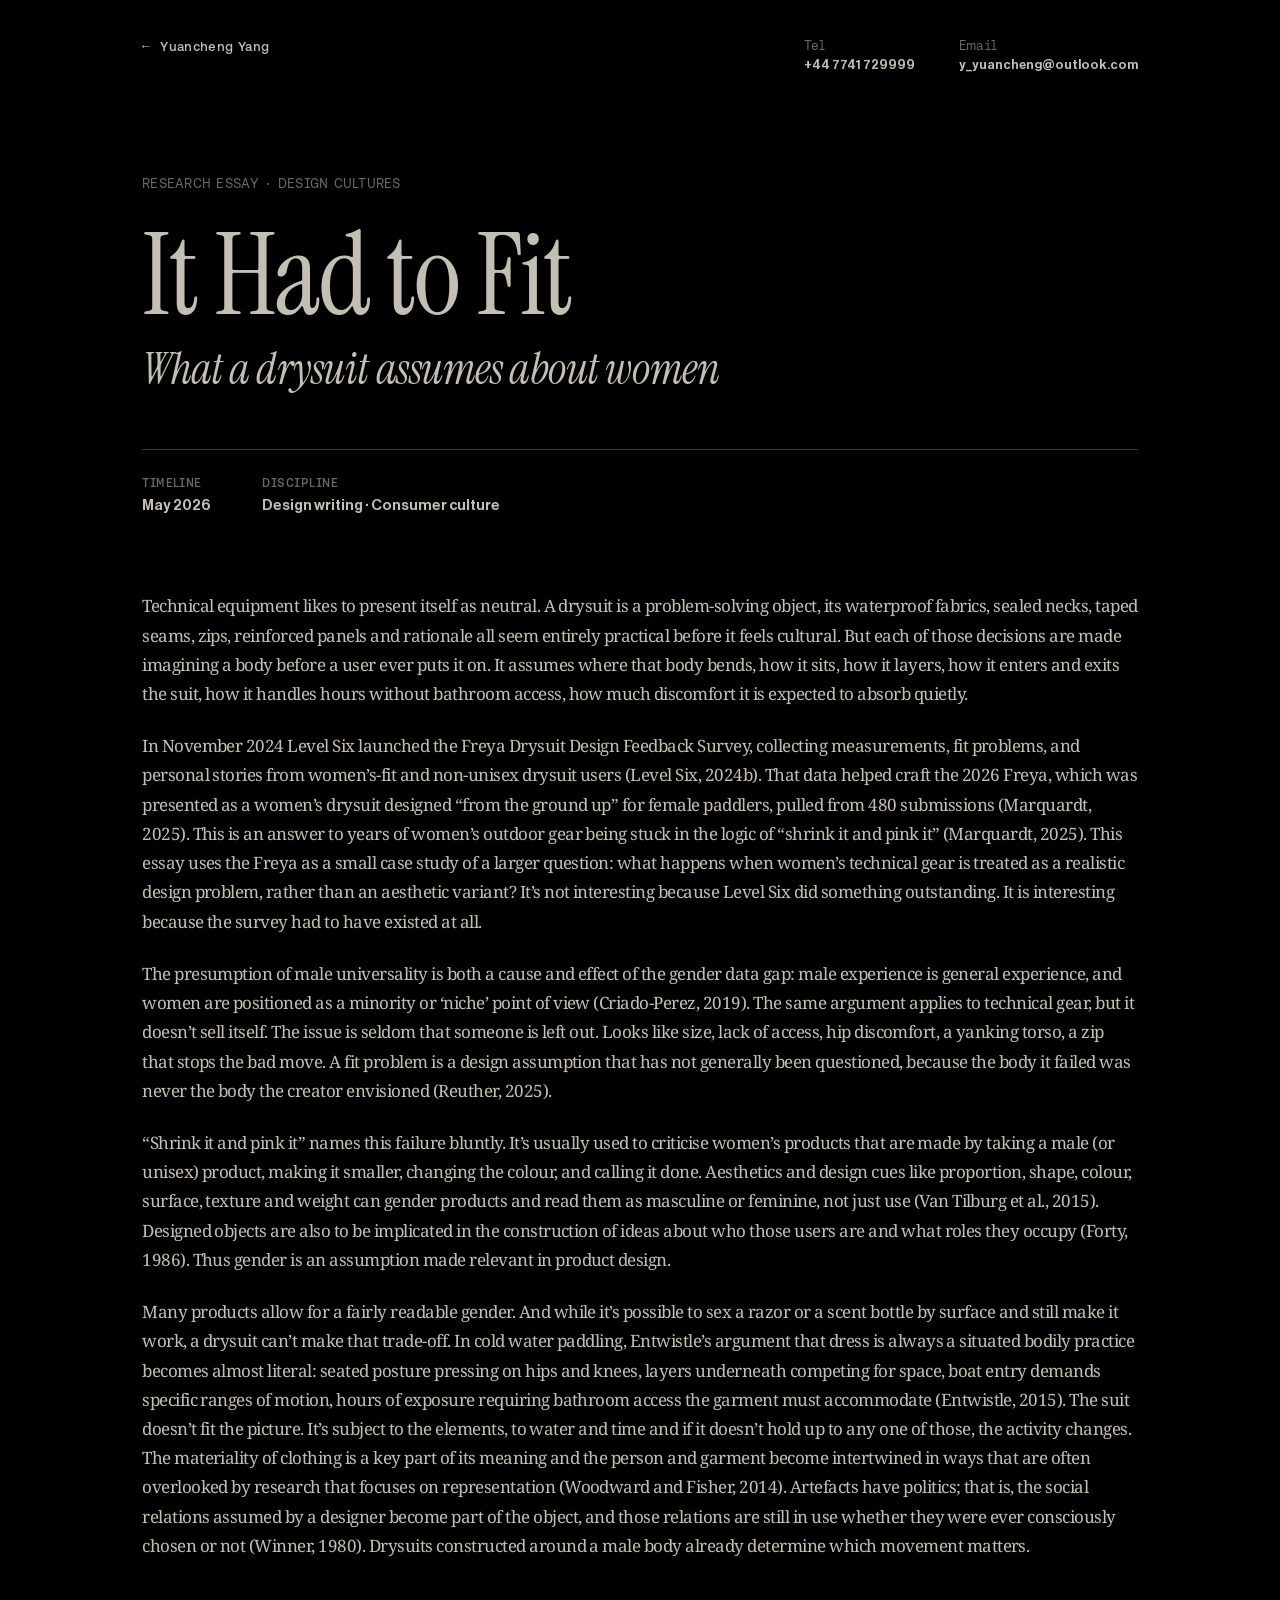
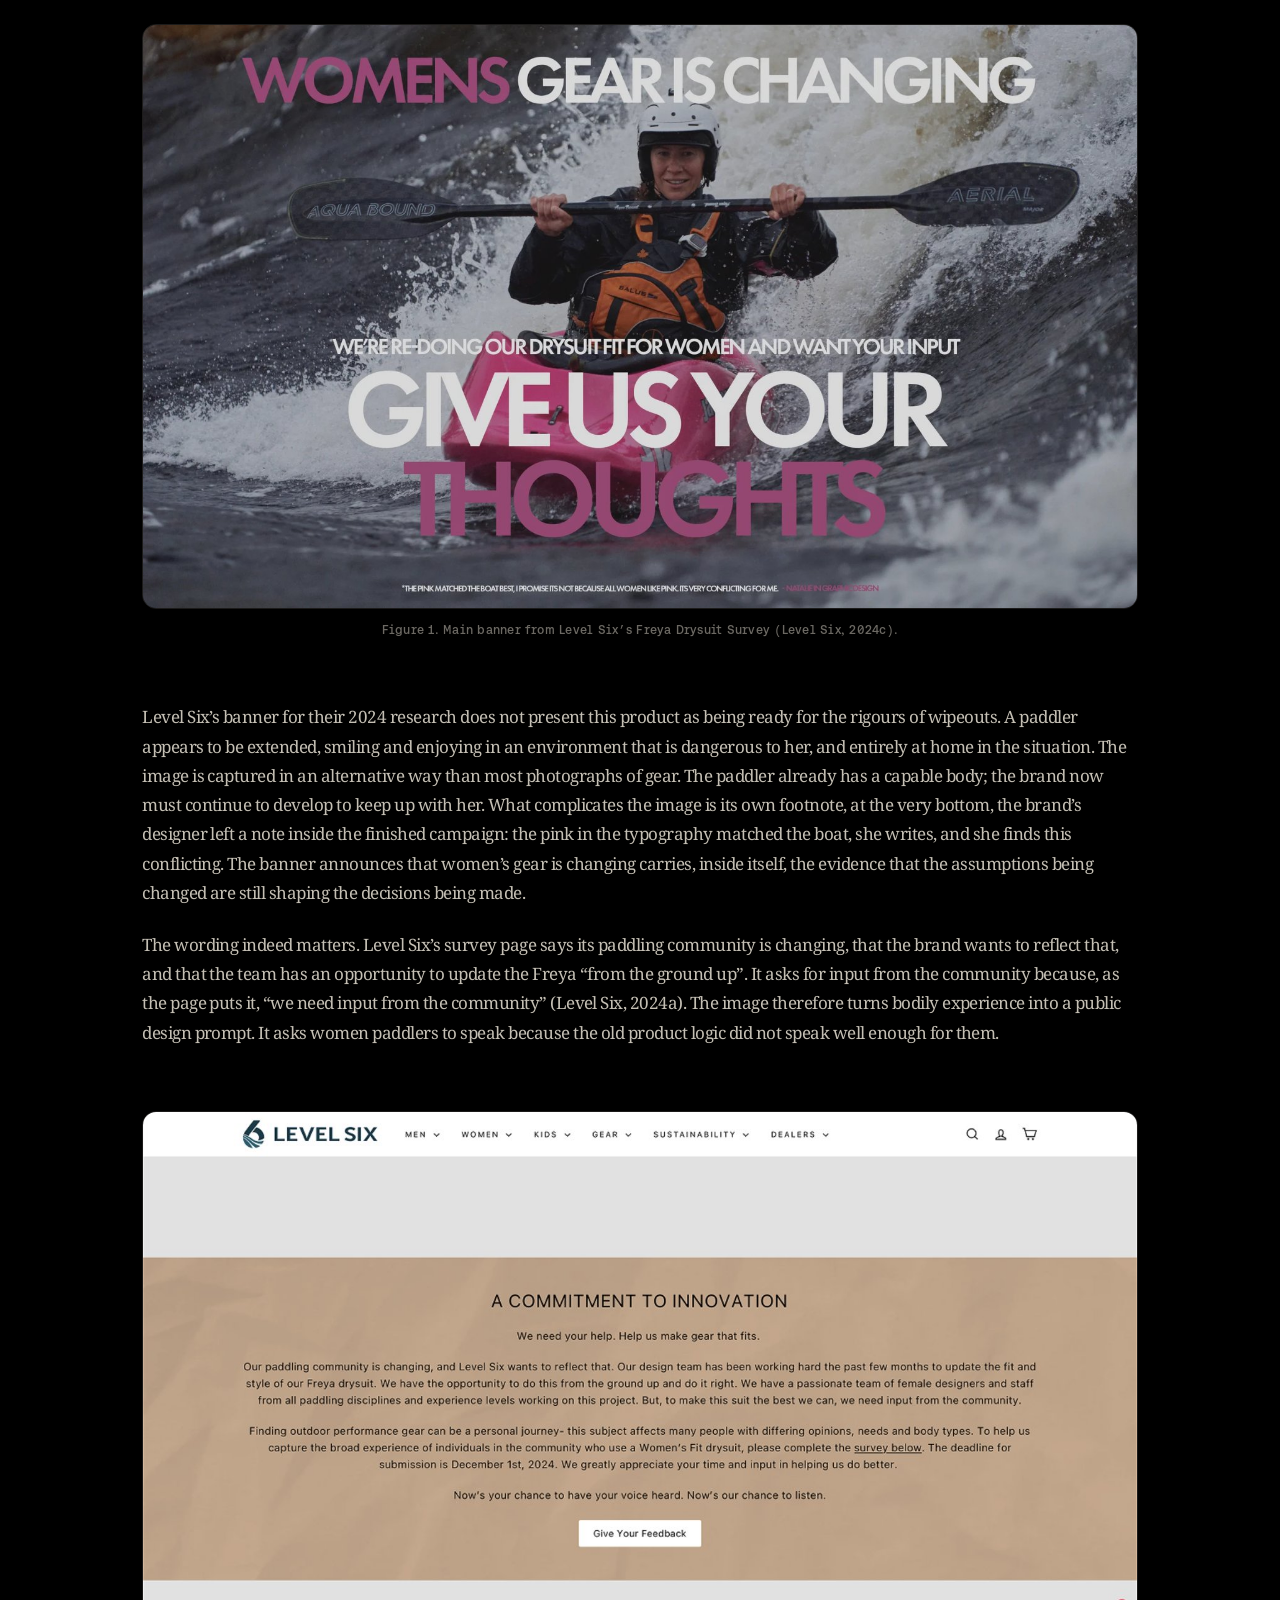
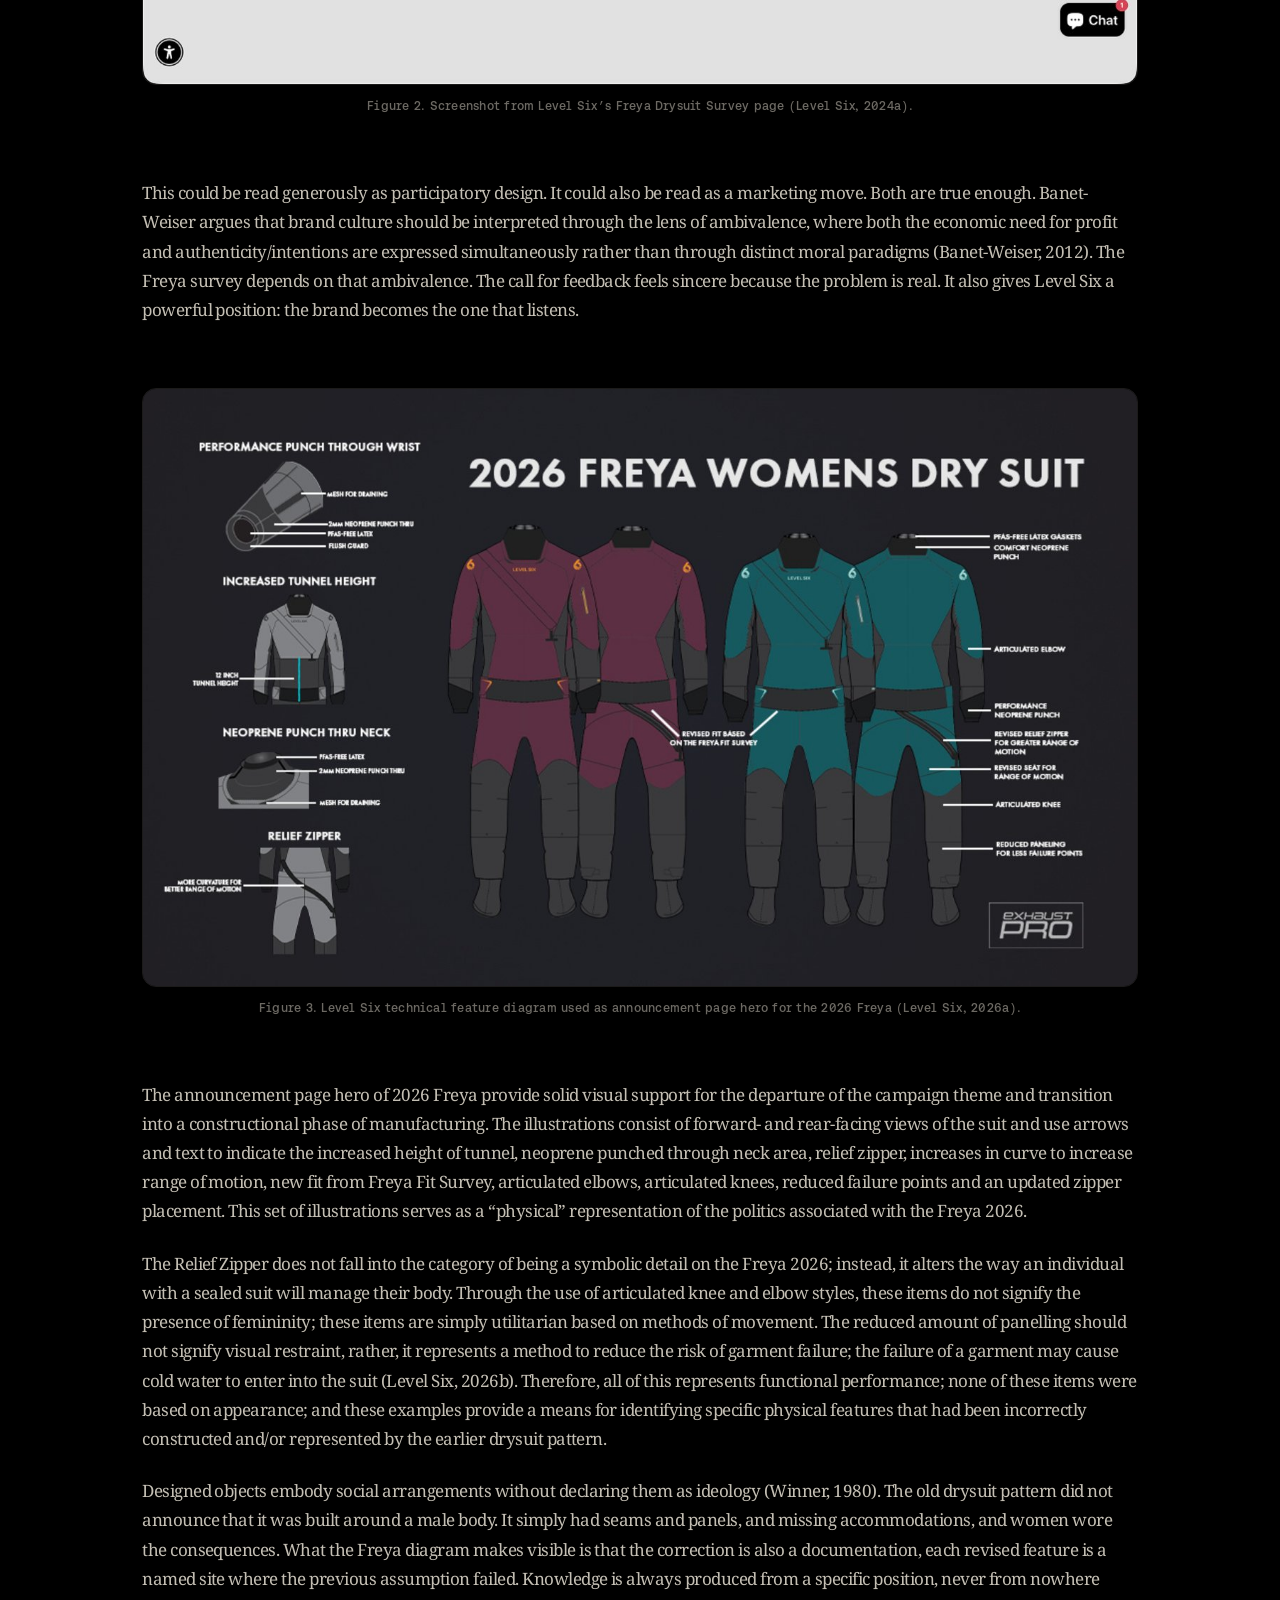
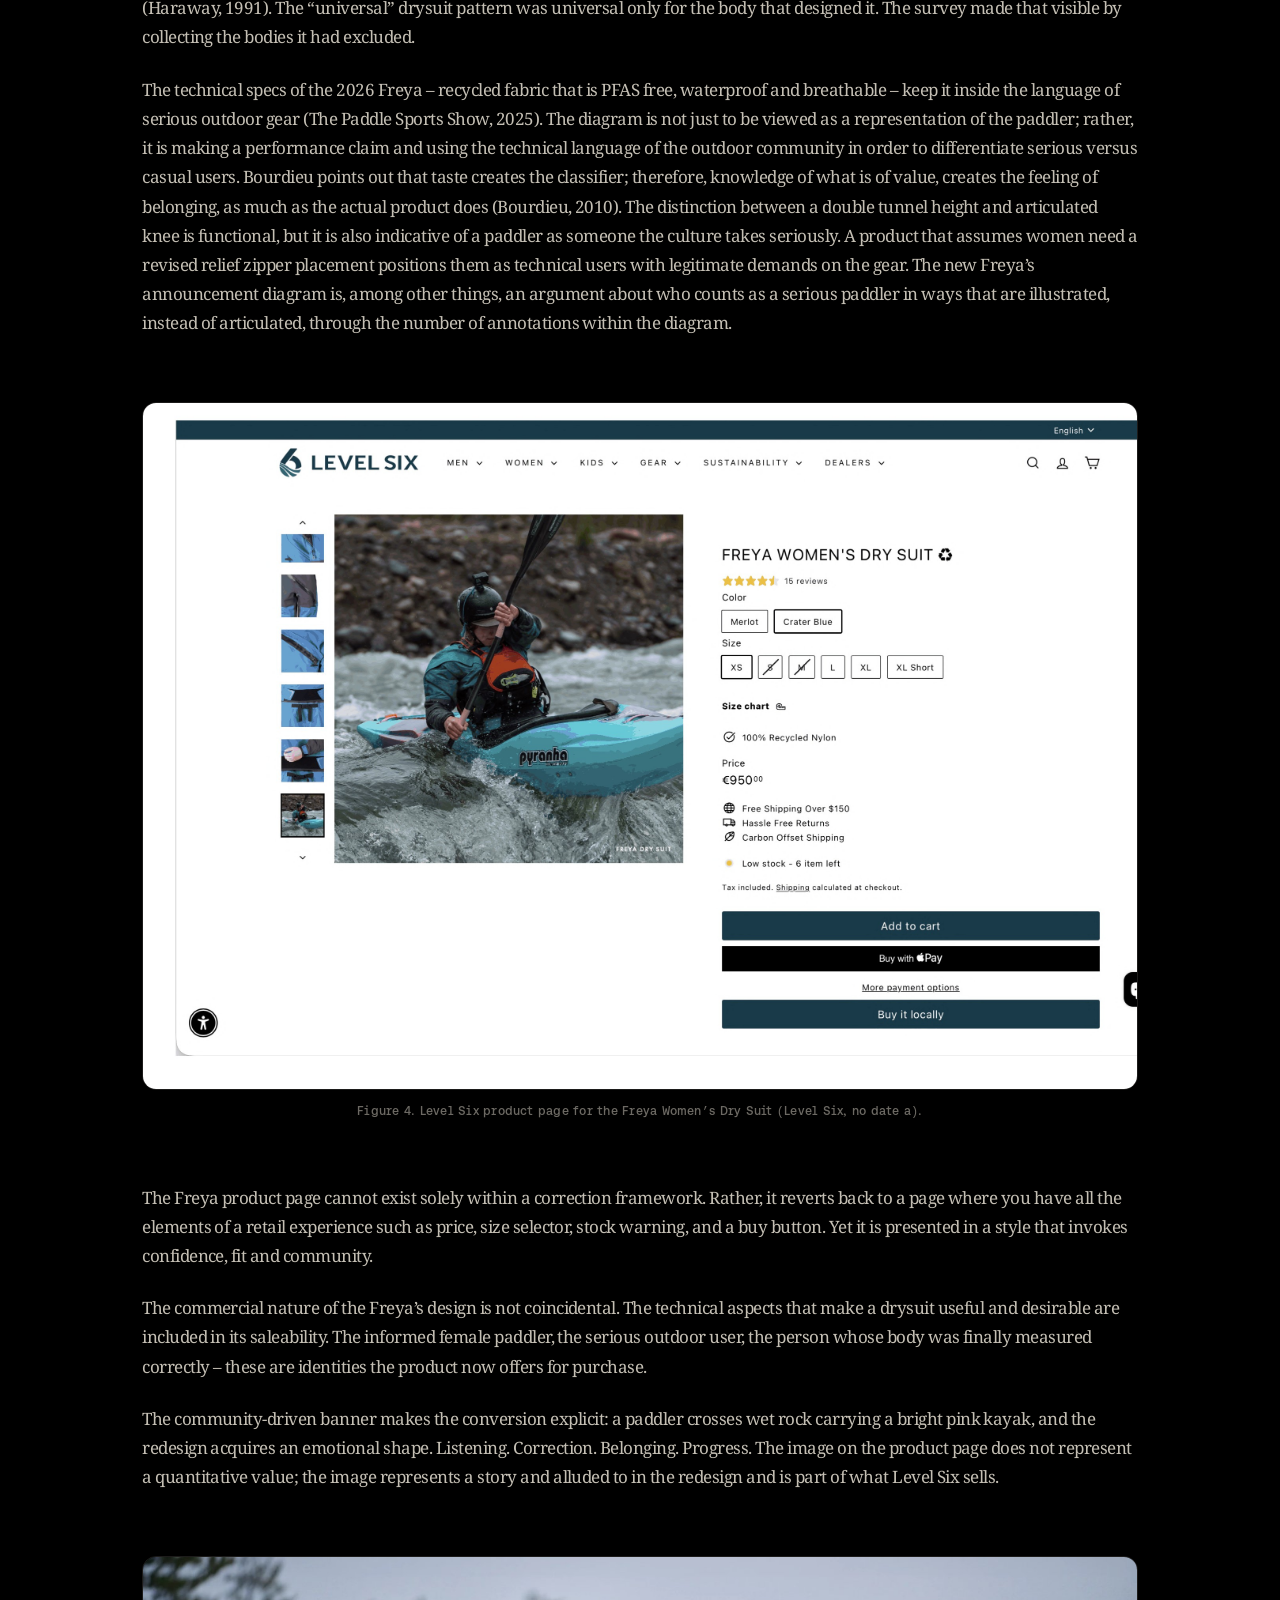
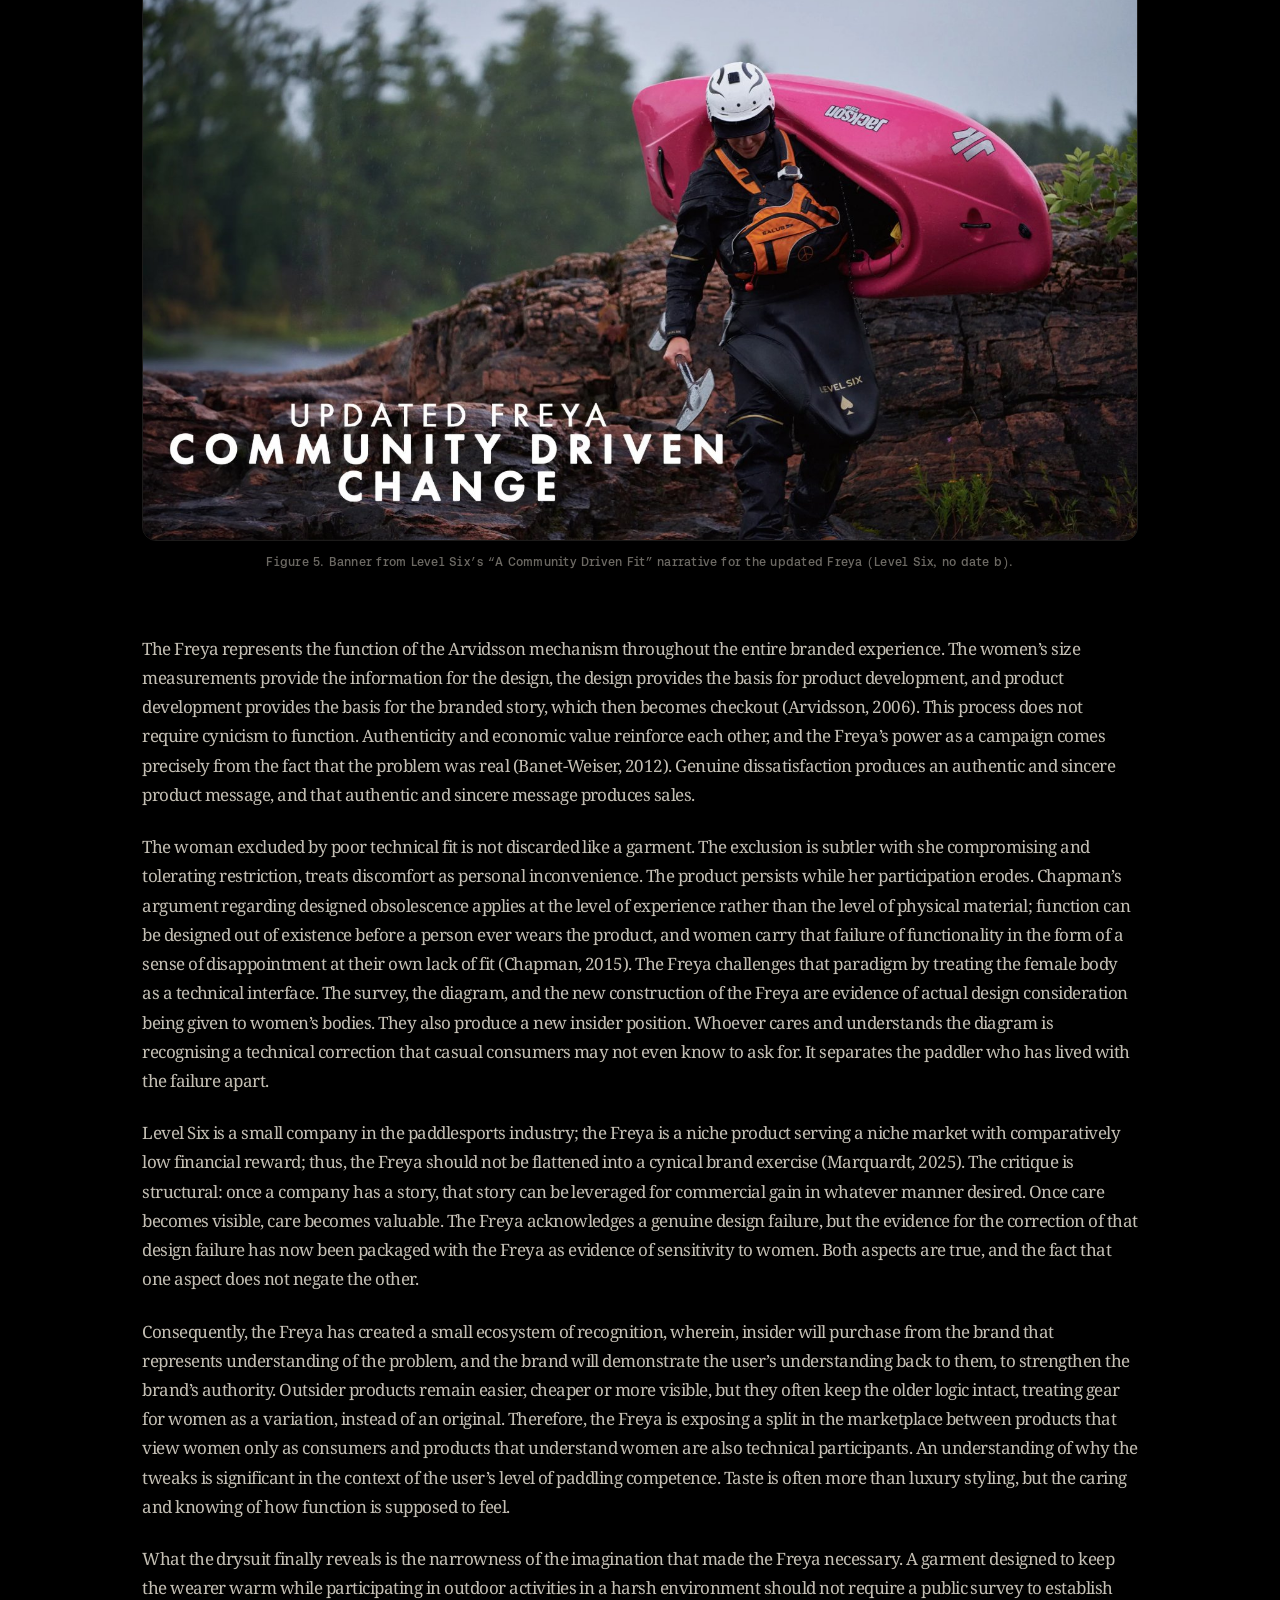
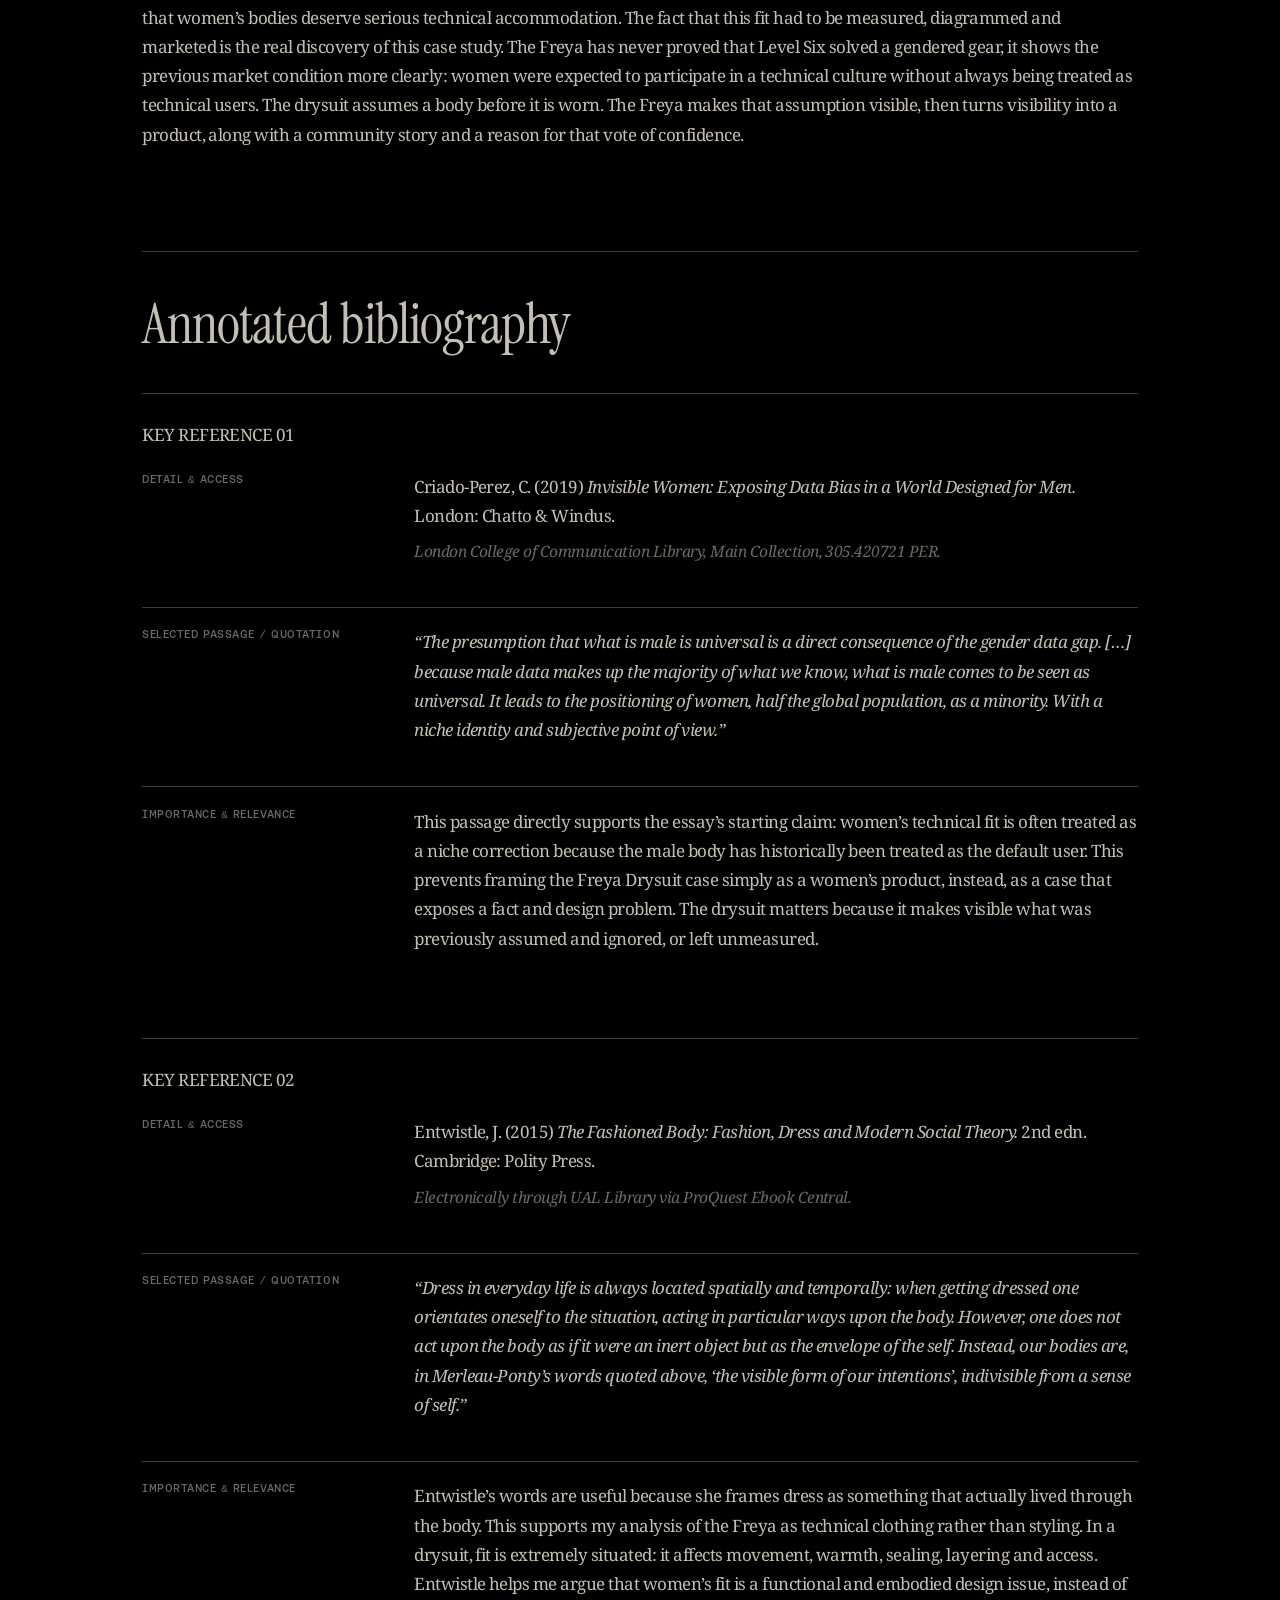
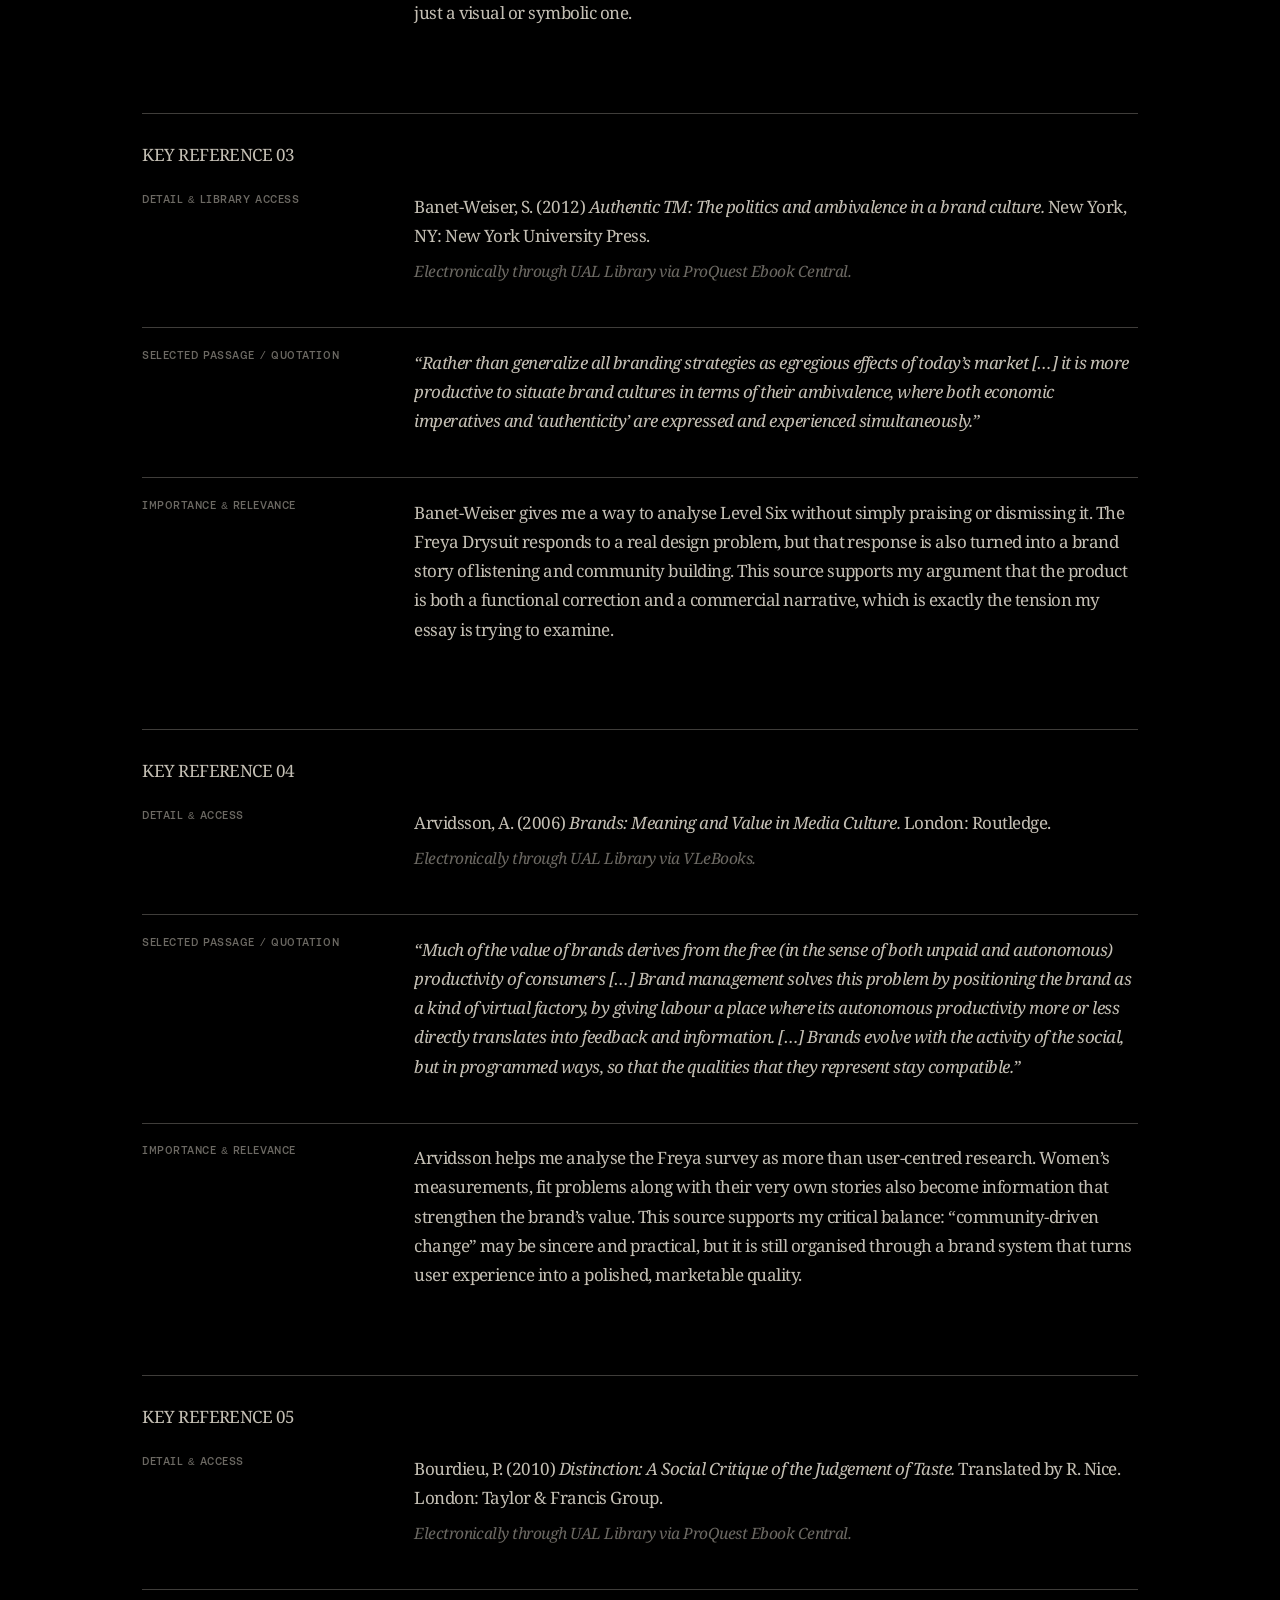
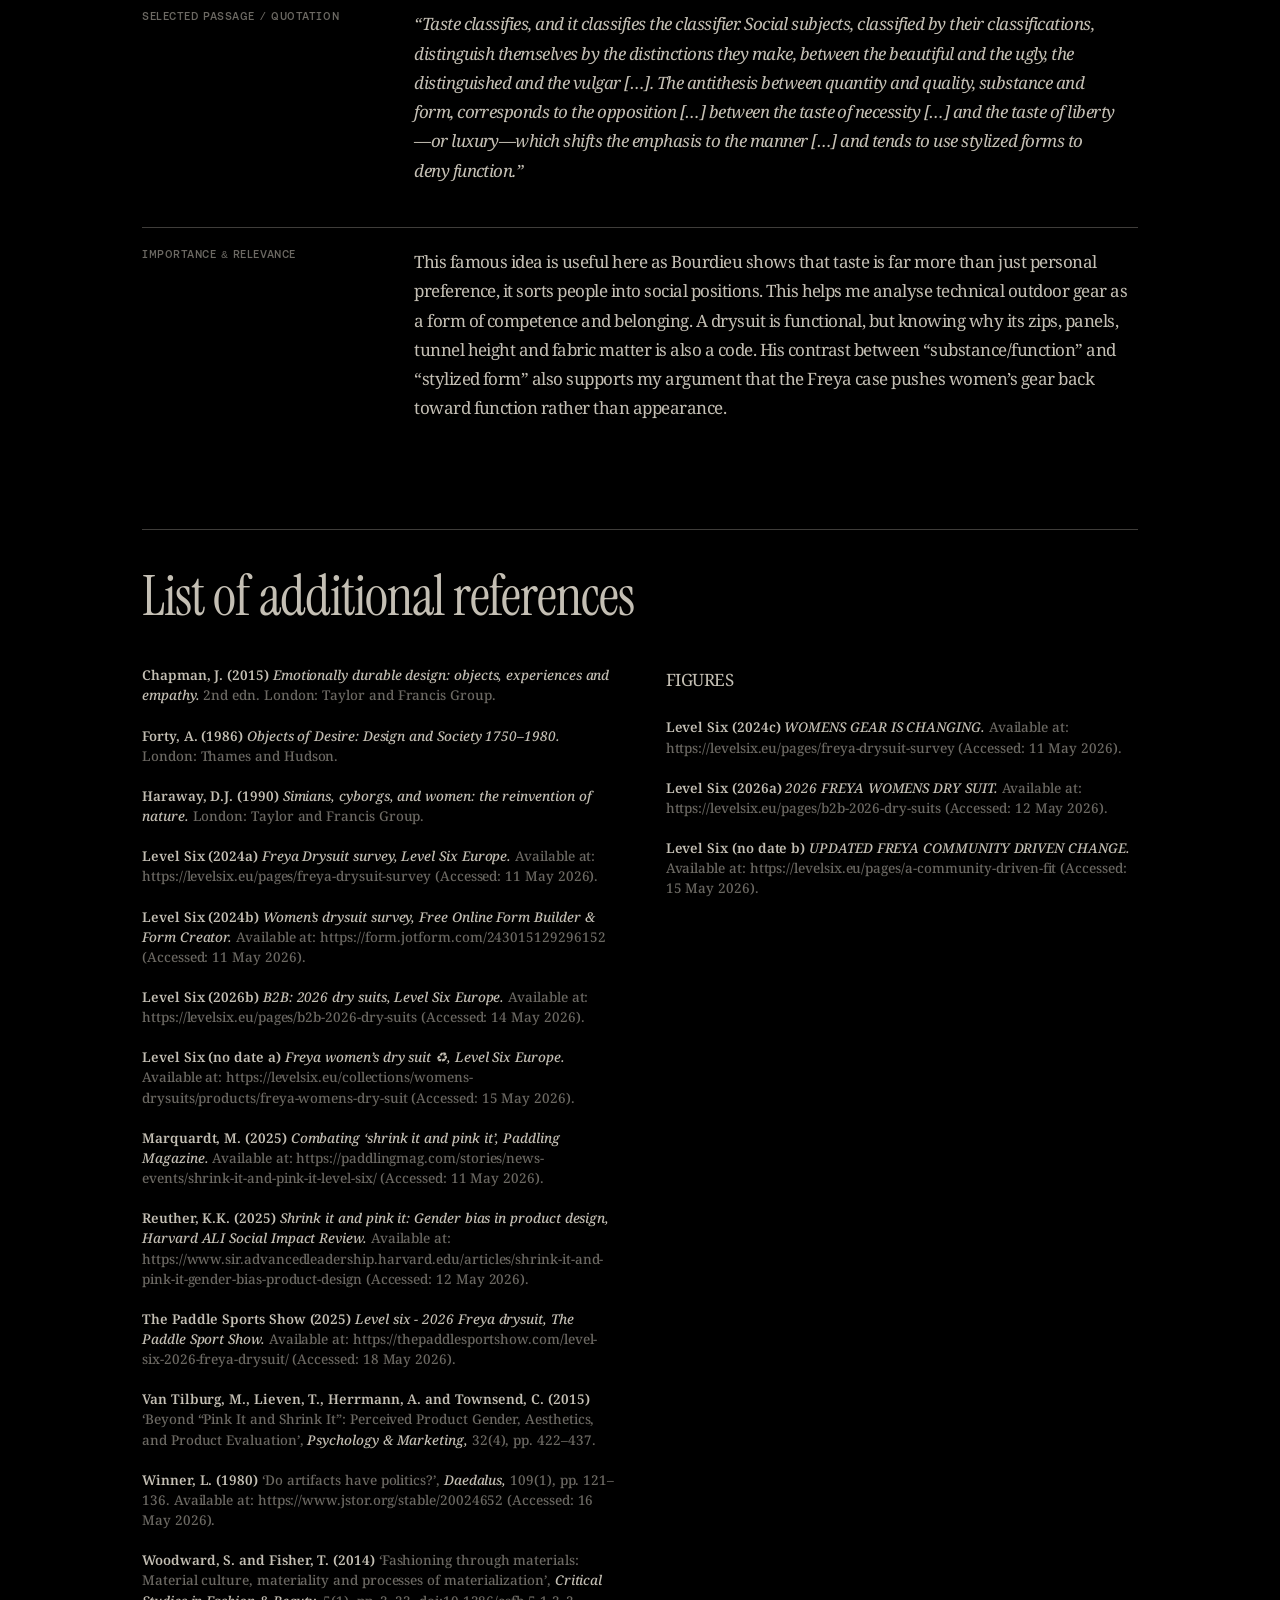
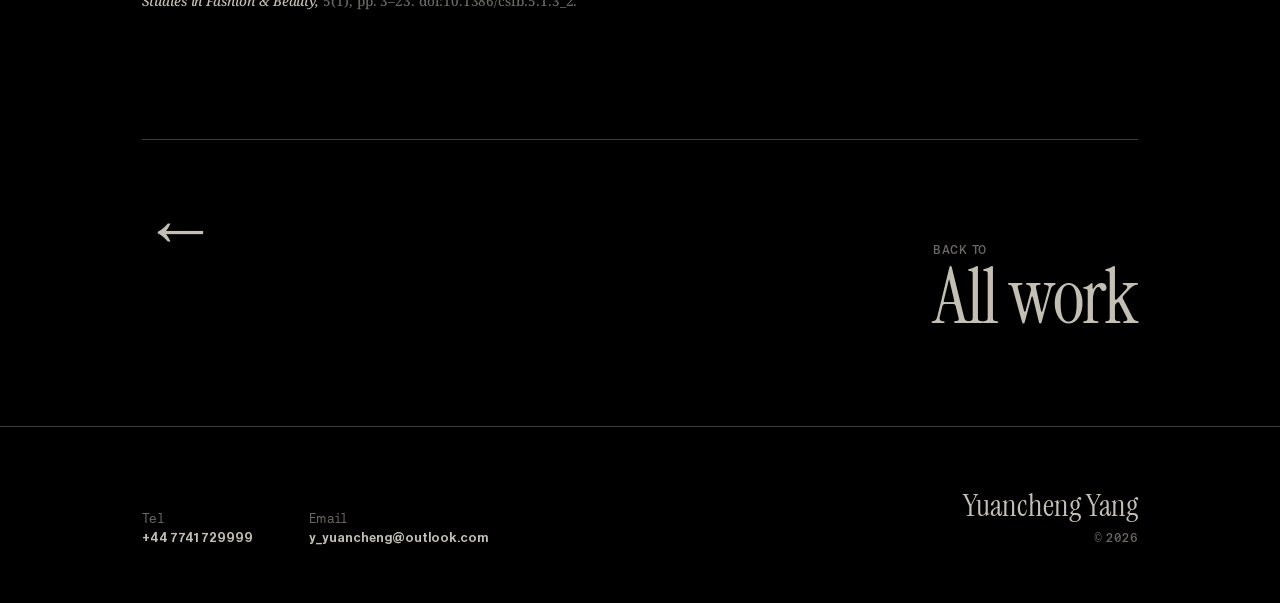
<file: projects/it-had-to-fit.html>
<!DOCTYPE html>
<html lang="en">
<head>
<meta charset="UTF-8" />
<meta name="viewport" content="width=device-width, initial-scale=1.0" />
<title>It Had to Fit — Yuancheng Yang</title>
<meta name="description" content="It Had to Fit: What a drysuit assumes about women. A research essay for Design Cultures / Consumer Culture by Yuancheng (Jack) Yang, using Level Six's Freya drysuit as a case study." />
<meta property="og:title" content="It Had to Fit — Yuancheng Yang" />
<meta property="og:description" content="What a drysuit assumes about women — a research essay on gender, fit and technical gear." />
<link rel="icon" href="data:image/svg+xml,%3Csvg xmlns='http://www.w3.org/2000/svg' viewBox='0 0 32 32'%3E%3Crect width='32' height='32' fill='%23000'/%3E%3Ctext x='16' y='25' font-family='Georgia,serif' font-size='26' fill='%23c4bfb4' text-anchor='middle'%3EY%3C/text%3E%3C/svg%3E" />
<link rel="stylesheet" href="../styles.css" />
<link rel="stylesheet" href="../case.css" />
<link rel="preconnect" href="https://fonts.googleapis.com" />
<link rel="preconnect" href="https://fonts.gstatic.com" crossorigin />
<link href="https://fonts.googleapis.com/css2?family=Noto+Serif:ital,wght@0,400;0,500;0,600;1,400;1,500&display=swap" rel="stylesheet" />
<style>
  /* essay subtitle under the case title */
  .case-subtitle {
    font-family: var(--serif); font-style: italic; font-weight: 400;
    font-size: clamp(24px, 3.4vw, 46px); line-height: 1.08; letter-spacing: -0.01em;
    color: var(--fg); margin: clamp(10px, 1.4vw, 18px) 0 0; max-width: none; white-space: nowrap;
  }

  /* long-form reading column — Medium-like, on the site's black */
  .essay { margin-top: clamp(48px, 6vw, 90px); }
  .essay p {
    font-family: "Noto Serif", Georgia, serif; font-weight: 400;
    font-size: clamp(17px, 1.32vw, 20px); line-height: 1.72; letter-spacing: -0.03em;
    color: var(--fg); margin: 0 0 1.35em; max-width: none; text-wrap: pretty;
  }
  .essay p em { font-style: italic; }

  /* full-width figures, same content width as hero images on other pages */
  .essay figure { margin: clamp(40px, 5vw, 76px) 0; }
  .essay figure img {
    width: 100%; height: auto; display: block; border-radius: 14px;
    border: 1px solid rgba(196,191,180,.14);
  }
  .essay figcaption {
    font-family: var(--mono); font-size: 12px; letter-spacing: .02em;
    color: var(--fg-dim); margin-top: 14px; max-width: none; text-align: center;
  }

  /* closing line reuses .closing from case.css */

  /* ---- bibliography, same dark theme ---- */
  .biblio { border-top: 1px solid var(--fg-faint); margin-top: clamp(64px, 8vw, 120px); padding-top: clamp(30px, 3.4vw, 48px); }
  .biblio__h {
    font-family: var(--serif); font-weight: 400; font-size: clamp(30px, 4.4vw, 60px);
    line-height: 1; letter-spacing: -0.02em; margin: 0 0 clamp(28px, 3.2vw, 44px);
  }
  .kr { border-top: 1px solid var(--fg-faint); padding-top: clamp(18px, 2vw, 26px); margin-top: clamp(30px, 3.4vw, 46px); }
  .kr:first-of-type { margin-top: 0; }
  .kr__n { font-family: var(--mono); font-size: 12px; letter-spacing: .06em; text-transform: uppercase; color: var(--fg-dim); margin: 0 0 clamp(16px, 1.8vw, 24px); }
  .kr__row { display: grid; grid-template-columns: 0.5fr 1.5fr; gap: clamp(16px, 2.4vw, 40px); padding: clamp(14px, 1.5vw, 20px) 0; border-top: 1px solid var(--fg-faint); }
  .kr__row:first-of-type { border-top: none; padding-top: 0; }
  .kr__l { font-family: var(--mono); font-size: 11px; letter-spacing: .05em; text-transform: uppercase; color: var(--fg-dim); line-height: 1.4; }
  .kr__c { font-family: "Noto Serif", Georgia, serif; font-size: clamp(14px, 1.15vw, 16.5px); line-height: 1.6; letter-spacing: -0.005em; color: var(--fg); margin: 0; }
  .kr__c em { font-style: italic; }
  .kr__c .src { display: block; font-style: italic; color: var(--fg-dim); margin-top: 8px; font-size: .92em; }
  .kr__c.q { font-style: italic; }

  /* additional references */
  .refs { border-top: 1px solid var(--fg-faint); margin-top: clamp(40px, 5vw, 72px); padding-top: clamp(26px, 3vw, 40px); }
  .refs__grid { display: grid; grid-template-columns: 1fr 1fr; gap: clamp(28px, 4vw, 64px); }
  .refs__sub { font-family: var(--mono); font-size: 12px; letter-spacing: .05em; text-transform: uppercase; color: var(--fg-dim); margin: 0 0 clamp(16px, 2vw, 24px); }
  .refs__list { list-style: none; margin: 0; padding: 0; display: flex; flex-direction: column; gap: clamp(14px, 1.6vw, 20px); }
  .refs__list li {
    font-family: "Noto Serif", Georgia, serif; font-size: clamp(13px, 1.05vw, 15px); line-height: 1.5;
    letter-spacing: -0.005em; color: var(--fg-dim); word-break: break-word;
  }
  .refs__list li b { color: var(--fg); font-weight: 600; }
  .refs__list li em { font-style: italic; color: var(--fg); }

  @media (max-width: 760px) {
    .case-subtitle { white-space: normal; }
    .kr__row { grid-template-columns: 1fr; gap: 6px; }
    .refs__grid { grid-template-columns: 1fr; }
  }
</style>
</head>
<body>

<header class="shell casetop" data-screen-label="case-top">
  <a class="back" href="../index.html"><span class="ar">←</span> Yuancheng Yang</a>
  <div class="foot__contact">
    <div class="contact-item"><span class="lbl">Tel</span><a href="tel:+447741729999">+44 7741 729999</a></div>
    <div class="contact-item"><span class="lbl">Email</span><a href="mailto:y_yuancheng@outlook.com">y_yuancheng@outlook.com</a></div>
  </div>
</header>

<main>
  <!-- ===== HERO ===== -->
  <section class="shell case-hero" data-screen-label="case-hero">
    <span class="eyebrow">Research essay · Design Cultures</span>
    <h1 class="case-title">It Had to Fit</h1>
    <p class="case-subtitle">What a drysuit assumes about women</p>
    <div class="case-meta">
      <dl><dt>Timeline</dt><dd>May 2026</dd></dl>
      <dl><dt>Discipline</dt><dd>Design writing · Consumer culture</dd></dl>
    </div>
  </section>

  <div class="shell case-body">
    <article class="essay" data-screen-label="essay">

      <p>Technical equipment likes to present itself as neutral. A drysuit is a problem-solving object, its waterproof fabrics, sealed necks, taped seams, zips, reinforced panels and rationale all seem entirely practical before it feels cultural. But each of those decisions are made imagining a body before a user ever puts it on. It assumes where that body bends, how it sits, how it layers, how it enters and exits the suit, how it handles hours without bathroom access, how much discomfort it is expected to absorb quietly.</p>

      <p>In November 2024 Level Six launched the Freya Drysuit Design Feedback Survey, collecting measurements, fit problems, and personal stories from women’s-fit and non-unisex drysuit users (Level Six, 2024b). That data helped craft the 2026 Freya, which was presented as a women’s drysuit designed “from the ground up” for female paddlers, pulled from 480 submissions (Marquardt, 2025). This is an answer to years of women’s outdoor gear being stuck in the logic of “shrink it and pink it” (Marquardt, 2025). This essay uses the Freya as a small case study of a larger question: what happens when women’s technical gear is treated as a realistic design problem, rather than an aesthetic variant? It’s not interesting because Level Six did something outstanding. It is interesting because the survey had to have existed at all.</p>

      <p>The presumption of male universality is both a cause and effect of the gender data gap: male experience is general experience, and women are positioned as a minority or ‘niche’ point of view (Criado-Perez, 2019). The same argument applies to technical gear, but it doesn’t sell itself. The issue is seldom that someone is left out. Looks like size, lack of access, hip discomfort, a yanking torso, a zip that stops the bad move. A fit problem is a design assumption that has not generally been questioned, because the body it failed was never the body the creator envisioned (Reuther, 2025).</p>

      <p>“Shrink it and pink it” names this failure bluntly. It’s usually used to criticise women’s products that are made by taking a male (or unisex) product, making it smaller, changing the colour, and calling it done. Aesthetics and design cues like proportion, shape, colour, surface, texture and weight can gender products and read them as masculine or feminine, not just use (Van Tilburg et al., 2015). Designed objects are also to be implicated in the construction of ideas about who those users are and what roles they occupy (Forty, 1986). Thus gender is an assumption made relevant in product design.</p>

      <p>Many products allow for a fairly readable gender. And while it’s possible to sex a razor or a scent bottle by surface and still make it work, a drysuit can’t make that trade-off. In cold water paddling, Entwistle’s argument that dress is always a situated bodily practice becomes almost literal: seated posture pressing on hips and knees, layers underneath competing for space, boat entry demands specific ranges of motion, hours of exposure requiring bathroom access the garment must accommodate (Entwistle, 2015). The suit doesn’t fit the picture. It’s subject to the elements, to water and time and if it doesn’t hold up to any one of those, the activity changes. The materiality of clothing is a key part of its meaning and the person and garment become intertwined in ways that are often overlooked by research that focuses on representation (Woodward and Fisher, 2014). Artefacts have politics; that is, the social relations assumed by a designer become part of the object, and those relations are still in use whether they were ever consciously chosen or not (Winner, 1980). Drysuits constructed around a male body already determine which movement matters.</p>

      <figure>
        <img src="../assets/ithadtofit/fig1.jpg" alt="Level Six Freya Drysuit Survey banner: a woman paddling whitewater under the headline WOMENS GEAR IS CHANGING, GIVE US YOUR THOUGHTS" loading="lazy" />
        <figcaption>Figure 1. Main banner from Level Six’s Freya Drysuit Survey (Level Six, 2024c).</figcaption>
      </figure>

      <p>Level Six’s banner for their 2024 research does not present this product as being ready for the rigours of wipeouts. A paddler appears to be extended, smiling and enjoying in an environment that is dangerous to her, and entirely at home in the situation. The image is captured in an alternative way than most photographs of gear. The paddler already has a capable body; the brand now must continue to develop to keep up with her. What complicates the image is its own footnote, at the very bottom, the brand’s designer left a note inside the finished campaign: the pink in the typography matched the boat, she writes, and she finds this conflicting. The banner announces that women’s gear is changing carries, inside itself, the evidence that the assumptions being changed are still shaping the decisions being made.</p>

      <p>The wording indeed matters. Level Six’s survey page says its paddling community is changing, that the brand wants to reflect that, and that the team has an opportunity to update the Freya “from the ground up”. It asks for input from the community because, as the page puts it, “we need input from the community” (Level Six, 2024a). The image therefore turns bodily experience into a public design prompt. It asks women paddlers to speak because the old product logic did not speak well enough for them.</p>

      <figure>
        <img src="../assets/ithadtofit/fig2.jpg" alt="Screenshot of Level Six's Freya Drysuit Survey page headed A COMMITMENT TO INNOVATION, asking the paddling community for feedback" loading="lazy" />
        <figcaption>Figure 2. Screenshot from Level Six’s Freya Drysuit Survey page (Level Six, 2024a).</figcaption>
      </figure>

      <p>This could be read generously as participatory design. It could also be read as a marketing move. Both are true enough. Banet-Weiser argues that brand culture should be interpreted through the lens of ambivalence, where both the economic need for profit and authenticity/intentions are expressed simultaneously rather than through distinct moral paradigms (Banet-Weiser, 2012). The Freya survey depends on that ambivalence. The call for feedback feels sincere because the problem is real. It also gives Level Six a powerful position: the brand becomes the one that listens.</p>

      <figure>
        <img src="../assets/ithadtofit/fig3.jpg" alt="Level Six technical feature diagram for the 2026 Freya women's dry suit, with annotated front and back views in merlot and crater blue" loading="lazy" />
        <figcaption>Figure 3. Level Six technical feature diagram used as announcement page hero for the 2026 Freya (Level Six, 2026a).</figcaption>
      </figure>

      <p>The announcement page hero of 2026 Freya provide solid visual support for the departure of the campaign theme and transition into a constructional phase of manufacturing. The illustrations consist of forward- and rear-facing views of the suit and use arrows and text to indicate the increased height of tunnel, neoprene punched through neck area, relief zipper, increases in curve to increase range of motion, new fit from Freya Fit Survey, articulated elbows, articulated knees, reduced failure points and an updated zipper placement. This set of illustrations serves as a “physical” representation of the politics associated with the Freya 2026.</p>

      <p>The Relief Zipper does not fall into the category of being a symbolic detail on the Freya 2026; instead, it alters the way an individual with a sealed suit will manage their body. Through the use of articulated knee and elbow styles, these items do not signify the presence of femininity; these items are simply utilitarian based on methods of movement. The reduced amount of panelling should not signify visual restraint, rather, it represents a method to reduce the risk of garment failure; the failure of a garment may cause cold water to enter into the suit (Level Six, 2026b). Therefore, all of this represents functional performance; none of these items were based on appearance; and these examples provide a means for identifying specific physical features that had been incorrectly constructed and/or represented by the earlier drysuit pattern.</p>

      <p>Designed objects embody social arrangements without declaring them as ideology (Winner, 1980). The old drysuit pattern did not announce that it was built around a male body. It simply had seams and panels, and missing accommodations, and women wore the consequences. What the Freya diagram makes visible is that the correction is also a documentation, each revised feature is a named site where the previous assumption failed. Knowledge is always produced from a specific position, never from nowhere (Haraway, 1991). The “universal” drysuit pattern was universal only for the body that designed it. The survey made that visible by collecting the bodies it had excluded.</p>

      <p>The technical specs of the 2026 Freya – recycled fabric that is PFAS free, waterproof and breathable – keep it inside the language of serious outdoor gear (The Paddle Sports Show, 2025). The diagram is not just to be viewed as a representation of the paddler; rather, it is making a performance claim and using the technical language of the outdoor community in order to differentiate serious versus casual users. Bourdieu points out that taste creates the classifier; therefore, knowledge of what is of value, creates the feeling of belonging, as much as the actual product does (Bourdieu, 2010). The distinction between a double tunnel height and articulated knee is functional, but it is also indicative of a paddler as someone the culture takes seriously. A product that assumes women need a revised relief zipper placement positions them as technical users with legitimate demands on the gear. The new Freya’s announcement diagram is, among other things, an argument about who counts as a serious paddler in ways that are illustrated, instead of articulated, through the number of annotations within the diagram.</p>

      <figure>
        <img src="../assets/ithadtofit/fig4.jpg" alt="Level Six product page for the Freya Women's Dry Suit, showing colour and size selectors, price and an Add to cart button" loading="lazy" />
        <figcaption>Figure 4. Level Six product page for the Freya Women’s Dry Suit (Level Six, no date a).</figcaption>
      </figure>

      <p>The Freya product page cannot exist solely within a correction framework. Rather, it reverts back to a page where you have all the elements of a retail experience such as price, size selector, stock warning, and a buy button. Yet it is presented in a style that invokes confidence, fit and community.</p>

      <p>The commercial nature of the Freya’s design is not coincidental. The technical aspects that make a drysuit useful and desirable are included in its saleability. The informed female paddler, the serious outdoor user, the person whose body was finally measured correctly – these are identities the product now offers for purchase.</p>

      <p>The community-driven banner makes the conversion explicit: a paddler crosses wet rock carrying a bright pink kayak, and the redesign acquires an emotional shape. Listening. Correction. Belonging. Progress. The image on the product page does not represent a quantitative value; the image represents a story and alluded to in the redesign and is part of what Level Six sells.</p>

      <figure>
        <img src="../assets/ithadtofit/fig5.jpg" alt="Level Six banner UPDATED FREYA COMMUNITY DRIVEN CHANGE: a paddler carries a bright pink kayak across wet rock in the rain" loading="lazy" />
        <figcaption>Figure 5. Banner from Level Six’s “A Community Driven Fit” narrative for the updated Freya (Level Six, no date b).</figcaption>
      </figure>

      <p>The Freya represents the function of the Arvidsson mechanism throughout the entire branded experience. The women’s size measurements provide the information for the design, the design provides the basis for product development, and product development provides the basis for the branded story, which then becomes checkout (Arvidsson, 2006). This process does not require cynicism to function. Authenticity and economic value reinforce each other, and the Freya’s power as a campaign comes precisely from the fact that the problem was real (Banet-Weiser, 2012). Genuine dissatisfaction produces an authentic and sincere product message, and that authentic and sincere message produces sales.</p>

      <p>The woman excluded by poor technical fit is not discarded like a garment. The exclusion is subtler with she compromising and tolerating restriction, treats discomfort as personal inconvenience. The product persists while her participation erodes. Chapman’s argument regarding designed obsolescence applies at the level of experience rather than the level of physical material; function can be designed out of existence before a person ever wears the product, and women carry that failure of functionality in the form of a sense of disappointment at their own lack of fit (Chapman, 2015). The Freya challenges that paradigm by treating the female body as a technical interface. The survey, the diagram, and the new construction of the Freya are evidence of actual design consideration being given to women’s bodies. They also produce a new insider position. Whoever cares and understands the diagram is recognising a technical correction that casual consumers may not even know to ask for. It separates the paddler who has lived with the failure apart.</p>

      <p>Level Six is a small company in the paddlesports industry; the Freya is a niche product serving a niche market with comparatively low financial reward; thus, the Freya should not be flattened into a cynical brand exercise (Marquardt, 2025). The critique is structural: once a company has a story, that story can be leveraged for commercial gain in whatever manner desired. Once care becomes visible, care becomes valuable. The Freya acknowledges a genuine design failure, but the evidence for the correction of that design failure has now been packaged with the Freya as evidence of sensitivity to women. Both aspects are true, and the fact that one aspect does not negate the other.</p>

      <p>Consequently, the Freya has created a small ecosystem of recognition, wherein, insider will purchase from the brand that represents understanding of the problem, and the brand will demonstrate the user’s understanding back to them, to strengthen the brand’s authority. Outsider products remain easier, cheaper or more visible, but they often keep the older logic intact, treating gear for women as a variation, instead of an original. Therefore, the Freya is exposing a split in the marketplace between products that view women only as consumers and products that understand women are also technical participants. An understanding of why the tweaks is significant in the context of the user’s level of paddling competence. Taste is often more than luxury styling, but the caring and knowing of how function is supposed to feel.</p>

      <p>What the drysuit finally reveals is the narrowness of the imagination that made the Freya necessary. A garment designed to keep the wearer warm while participating in outdoor activities in a harsh environment should not require a public survey to establish that women’s bodies deserve serious technical accommodation. The fact that this fit had to be measured, diagrammed and marketed is the real discovery of this case study. The Freya has never proved that Level Six solved a gendered gear, it shows the previous market condition more clearly: women were expected to participate in a technical culture without always being treated as technical users. The drysuit assumes a body before it is worn. The Freya makes that assumption visible, then turns visibility into a product, along with a community story and a reason for that vote of confidence.</p>

      <!-- ===== ANNOTATED BIBLIOGRAPHY ===== -->
      <section class="biblio" data-screen-label="biblio">
        <h2 class="biblio__h">Annotated bibliography</h2>

        <div class="kr">
          <p class="kr__n">Key Reference 01</p>
          <div class="kr__row"><span class="kr__l">Detail &amp; access</span><p class="kr__c">Criado-Perez, C. (2019) <em>Invisible Women: Exposing Data Bias in a World Designed for Men.</em> London: Chatto &amp; Windus. <span class="src">London College of Communication Library, Main Collection, 305.420721 PER.</span></p></div>
          <div class="kr__row"><span class="kr__l">Selected passage / quotation</span><p class="kr__c q">“The presumption that what is male is universal is a direct consequence of the gender data gap. […] because male data makes up the majority of what we know, what is male comes to be seen as universal. It leads to the positioning of women, half the global population, as a minority. With a niche identity and subjective point of view.”</p></div>
          <div class="kr__row"><span class="kr__l">Importance &amp; relevance</span><p class="kr__c">This passage directly supports the essay’s starting claim: women’s technical fit is often treated as a niche correction because the male body has historically been treated as the default user. This prevents framing the Freya Drysuit case simply as a women’s product, instead, as a case that exposes a fact and design problem. The drysuit matters because it makes visible what was previously assumed and ignored, or left unmeasured.</p></div>
        </div>

        <div class="kr">
          <p class="kr__n">Key Reference 02</p>
          <div class="kr__row"><span class="kr__l">Detail &amp; access</span><p class="kr__c">Entwistle, J. (2015) <em>The Fashioned Body: Fashion, Dress and Modern Social Theory.</em> 2nd edn. Cambridge: Polity Press. <span class="src">Electronically through UAL Library via ProQuest Ebook Central.</span></p></div>
          <div class="kr__row"><span class="kr__l">Selected passage / quotation</span><p class="kr__c q">“Dress in everyday life is always located spatially and temporally: when getting dressed one orientates oneself to the situation, acting in particular ways upon the body. However, one does not act upon the body as if it were an inert object but as the envelope of the self. Instead, our bodies are, in Merleau-Ponty’s words quoted above, ‘the visible form of our intentions’, indivisible from a sense of self.”</p></div>
          <div class="kr__row"><span class="kr__l">Importance &amp; relevance</span><p class="kr__c">Entwistle’s words are useful because she frames dress as something that actually lived through the body. This supports my analysis of the Freya as technical clothing rather than styling. In a drysuit, fit is extremely situated: it affects movement, warmth, sealing, layering and access. Entwistle helps me argue that women’s fit is a functional and embodied design issue, instead of just a visual or symbolic one.</p></div>
        </div>

        <div class="kr">
          <p class="kr__n">Key Reference 03</p>
          <div class="kr__row"><span class="kr__l">Detail &amp; library access</span><p class="kr__c">Banet-Weiser, S. (2012) <em>Authentic TM: The politics and ambivalence in a brand culture.</em> New York, NY: New York University Press. <span class="src">Electronically through UAL Library via ProQuest Ebook Central.</span></p></div>
          <div class="kr__row"><span class="kr__l">Selected passage / quotation</span><p class="kr__c q">“Rather than generalize all branding strategies as egregious effects of today’s market […] it is more productive to situate brand cultures in terms of their ambivalence, where both economic imperatives and ‘authenticity’ are expressed and experienced simultaneously.”</p></div>
          <div class="kr__row"><span class="kr__l">Importance &amp; relevance</span><p class="kr__c">Banet-Weiser gives me a way to analyse Level Six without simply praising or dismissing it. The Freya Drysuit responds to a real design problem, but that response is also turned into a brand story of listening and community building. This source supports my argument that the product is both a functional correction and a commercial narrative, which is exactly the tension my essay is trying to examine.</p></div>
        </div>

        <div class="kr">
          <p class="kr__n">Key Reference 04</p>
          <div class="kr__row"><span class="kr__l">Detail &amp; access</span><p class="kr__c">Arvidsson, A. (2006) <em>Brands: Meaning and Value in Media Culture.</em> London: Routledge. <span class="src">Electronically through UAL Library via VLeBooks.</span></p></div>
          <div class="kr__row"><span class="kr__l">Selected passage / quotation</span><p class="kr__c q">“Much of the value of brands derives from the free (in the sense of both unpaid and autonomous) productivity of consumers […] Brand management solves this problem by positioning the brand as a kind of virtual factory, by giving labour a place where its autonomous productivity more or less directly translates into feedback and information. […] Brands evolve with the activity of the social, but in programmed ways, so that the qualities that they represent stay compatible.”</p></div>
          <div class="kr__row"><span class="kr__l">Importance &amp; relevance</span><p class="kr__c">Arvidsson helps me analyse the Freya survey as more than user-centred research. Women’s measurements, fit problems along with their very own stories also become information that strengthen the brand’s value. This source supports my critical balance: “community-driven change” may be sincere and practical, but it is still organised through a brand system that turns user experience into a polished, marketable quality.</p></div>
        </div>

        <div class="kr">
          <p class="kr__n">Key Reference 05</p>
          <div class="kr__row"><span class="kr__l">Detail &amp; access</span><p class="kr__c">Bourdieu, P. (2010) <em>Distinction: A Social Critique of the Judgement of Taste.</em> Translated by R. Nice. London: Taylor &amp; Francis Group. <span class="src">Electronically through UAL Library via ProQuest Ebook Central.</span></p></div>
          <div class="kr__row"><span class="kr__l">Selected passage / quotation</span><p class="kr__c q">“Taste classifies, and it classifies the classifier. Social subjects, classified by their classifications, distinguish themselves by the distinctions they make, between the beautiful and the ugly, the distinguished and the vulgar […]. The antithesis between quantity and quality, substance and form, corresponds to the opposition […] between the taste of necessity […] and the taste of liberty—or luxury—which shifts the emphasis to the manner […] and tends to use stylized forms to deny function.”</p></div>
          <div class="kr__row"><span class="kr__l">Importance &amp; relevance</span><p class="kr__c">This famous idea is useful here as Bourdieu shows that taste is far more than just personal preference, it sorts people into social positions. This helps me analyse technical outdoor gear as a form of competence and belonging. A drysuit is functional, but knowing why its zips, panels, tunnel height and fabric matter is also a code. His contrast between “substance/function” and “stylized form” also supports my argument that the Freya case pushes women’s gear back toward function rather than appearance.</p></div>
        </div>
      </section>

      <!-- ===== ADDITIONAL REFERENCES ===== -->
      <section class="refs" data-screen-label="refs">
        <h2 class="biblio__h">List of additional references</h2>
        <div class="refs__grid">
          <div>
            <ul class="refs__list">
              <li><b>Chapman, J. (2015)</b> <em>Emotionally durable design: objects, experiences and empathy.</em> 2nd edn. London: Taylor and Francis Group.</li>
              <li><b>Forty, A. (1986)</b> <em>Objects of Desire: Design and Society 1750–1980.</em> London: Thames and Hudson.</li>
              <li><b>Haraway, D.J. (1990)</b> <em>Simians, cyborgs, and women: the reinvention of nature.</em> London: Taylor and Francis Group.</li>
              <li><b>Level Six (2024a)</b> <em>Freya Drysuit survey, Level Six Europe.</em> Available at: https://levelsix.eu/pages/freya-drysuit-survey (Accessed: 11 May 2026).</li>
              <li><b>Level Six (2024b)</b> <em>Women’s drysuit survey, Free Online Form Builder &amp; Form Creator.</em> Available at: https://form.jotform.com/243015129296152 (Accessed: 11 May 2026).</li>
              <li><b>Level Six (2026b)</b> <em>B2B: 2026 dry suits, Level Six Europe.</em> Available at: https://levelsix.eu/pages/b2b-2026-dry-suits (Accessed: 14 May 2026).</li>
              <li><b>Level Six (no date a)</b> <em>Freya women’s dry suit ♻, Level Six Europe.</em> Available at: https://levelsix.eu/collections/womens-drysuits/products/freya-womens-dry-suit (Accessed: 15 May 2026).</li>
              <li><b>Marquardt, M. (2025)</b> <em>Combating ‘shrink it and pink it’, Paddling Magazine.</em> Available at: https://paddlingmag.com/stories/news-events/shrink-it-and-pink-it-level-six/ (Accessed: 11 May 2026).</li>
              <li><b>Reuther, K.K. (2025)</b> <em>Shrink it and pink it: Gender bias in product design, Harvard ALI Social Impact Review.</em> Available at: https://www.sir.advancedleadership.harvard.edu/articles/shrink-it-and-pink-it-gender-bias-product-design (Accessed: 12 May 2026).</li>
              <li><b>The Paddle Sports Show (2025)</b> <em>Level six - 2026 Freya drysuit, The Paddle Sport Show.</em> Available at: https://thepaddlesportshow.com/level-six-2026-freya-drysuit/ (Accessed: 18 May 2026).</li>
              <li><b>Van Tilburg, M., Lieven, T., Herrmann, A. and Townsend, C. (2015)</b> ‘Beyond “Pink It and Shrink It”: Perceived Product Gender, Aesthetics, and Product Evaluation’, <em>Psychology &amp; Marketing,</em> 32(4), pp. 422–437.</li>
              <li><b>Winner, L. (1980)</b> ‘Do artifacts have politics?’, <em>Daedalus,</em> 109(1), pp. 121–136. Available at: https://www.jstor.org/stable/20024652 (Accessed: 16 May 2026).</li>
              <li><b>Woodward, S. and Fisher, T. (2014)</b> ‘Fashioning through materials: Material culture, materiality and processes of materialization’, <em>Critical Studies in Fashion &amp; Beauty,</em> 5(1), pp. 3–23. doi:10.1386/csfb.5.1.3_2.</li>
            </ul>
          </div>
          <div>
            <p class="refs__sub">Figures</p>
            <ul class="refs__list">
              <li><b>Level Six (2024c)</b> <em>WOMENS GEAR IS CHANGING.</em> Available at: https://levelsix.eu/pages/freya-drysuit-survey (Accessed: 11 May 2026).</li>
              <li><b>Level Six (2026a)</b> <em>2026 FREYA WOMENS DRY SUIT.</em> Available at: https://levelsix.eu/pages/b2b-2026-dry-suits (Accessed: 12 May 2026).</li>
              <li><b>Level Six (no date b)</b> <em>UPDATED FREYA COMMUNITY DRIVEN CHANGE.</em> Available at: https://levelsix.eu/pages/a-community-driven-fit (Accessed: 15 May 2026).</li>
            </ul>
          </div>
        </div>
      </section>

    </article>

    <!-- back to homepage -->
    <a class="next next--back" href="../index.html" data-screen-label="back-home">
      <span class="ar">←</span>
      <span><span class="lbl">Back to</span><br><span class="ttl">All work</span></span>
    </a>
  </div>

  <footer class="shell foot" data-screen-label="footer">
    <div class="foot__contact">
      <div class="contact-item"><span class="lbl">Tel</span><a href="tel:+447741729999">+44 7741 729999</a></div>
      <div class="contact-item"><span class="lbl">Email</span><a href="mailto:y_yuancheng@outlook.com">y_yuancheng@outlook.com</a></div>
    </div>
    <div style="display:flex;flex-direction:column;gap:10px;align-items:flex-end;">
      <span class="foot__name">Yuancheng Yang</span>
      <span class="foot__copy">© 2026</span>
    </div>
  </footer>
</main>

<nav class="dock" aria-label="Quick contact">
  <a href="mailto:y_yuancheng@outlook.com">Email</a>
  <a href="tel:+447741729999">Call</a>
</nav>
</body>
</html>
</file>
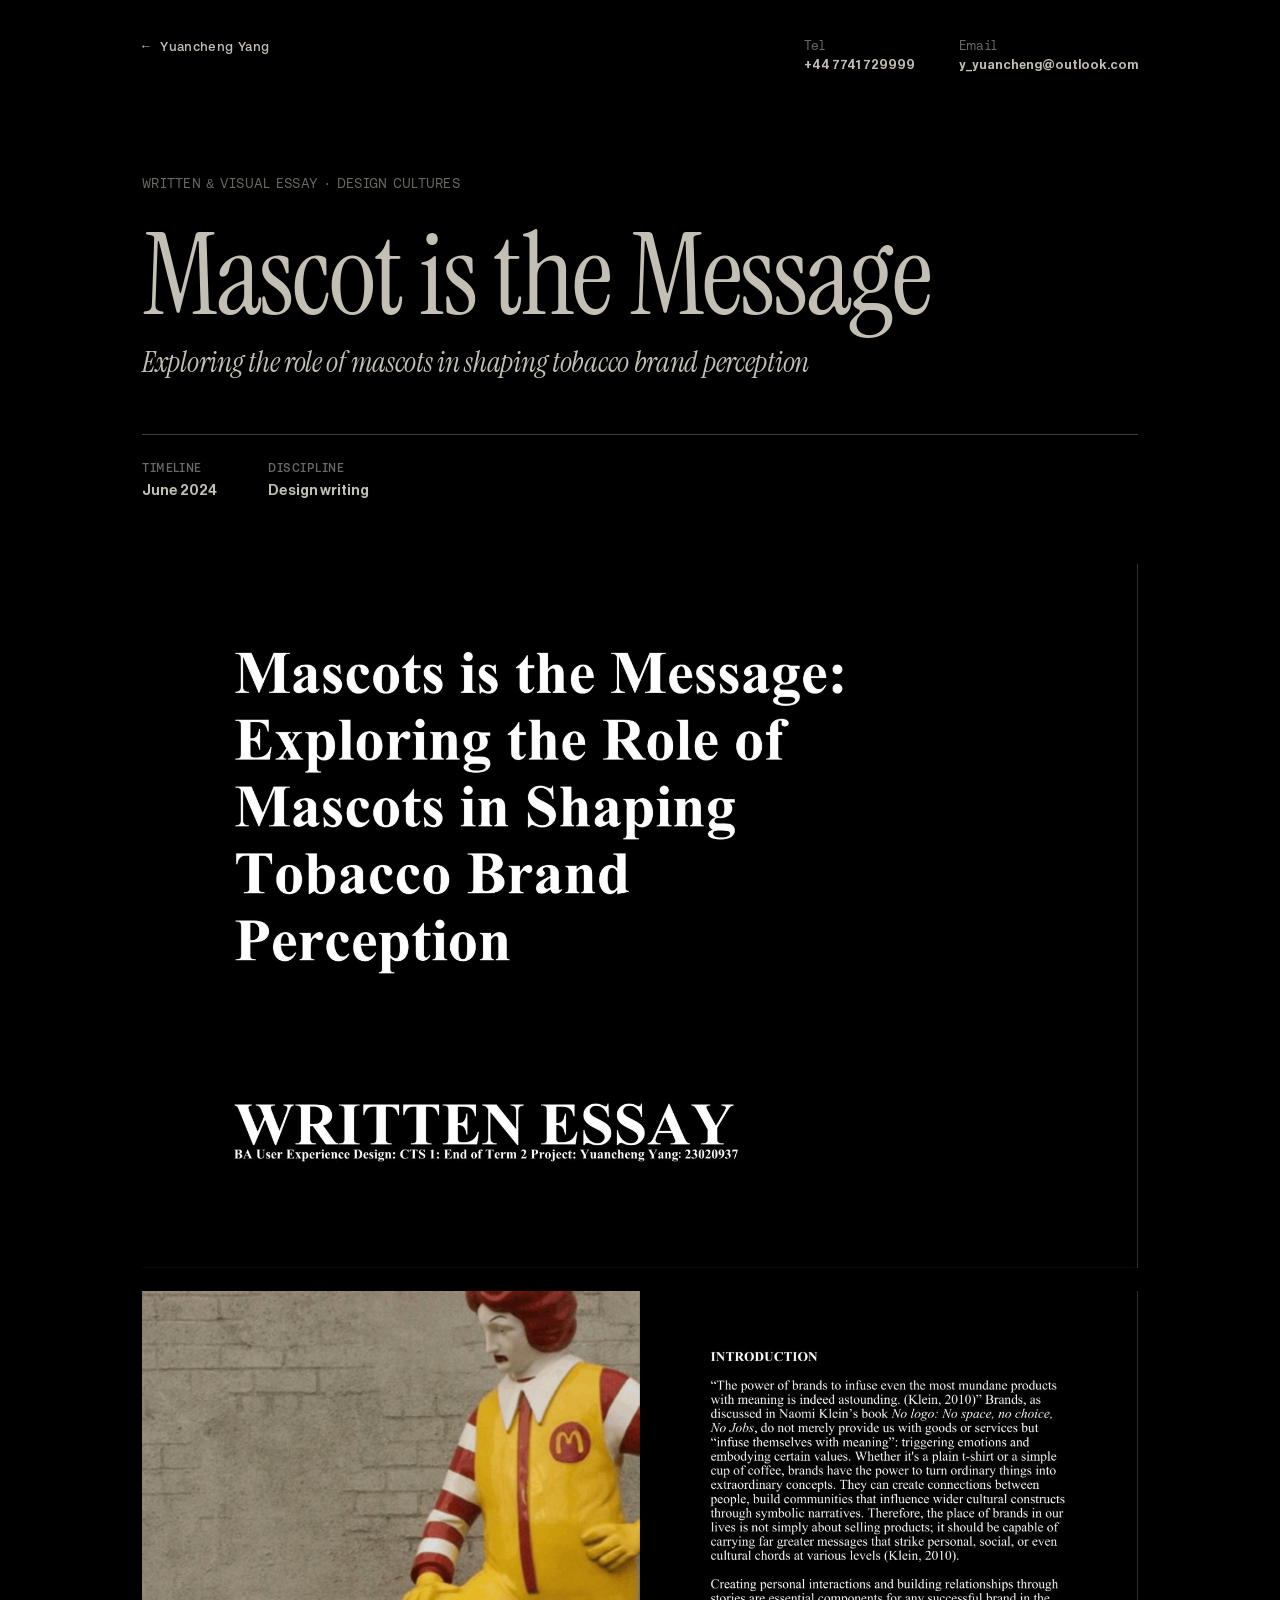
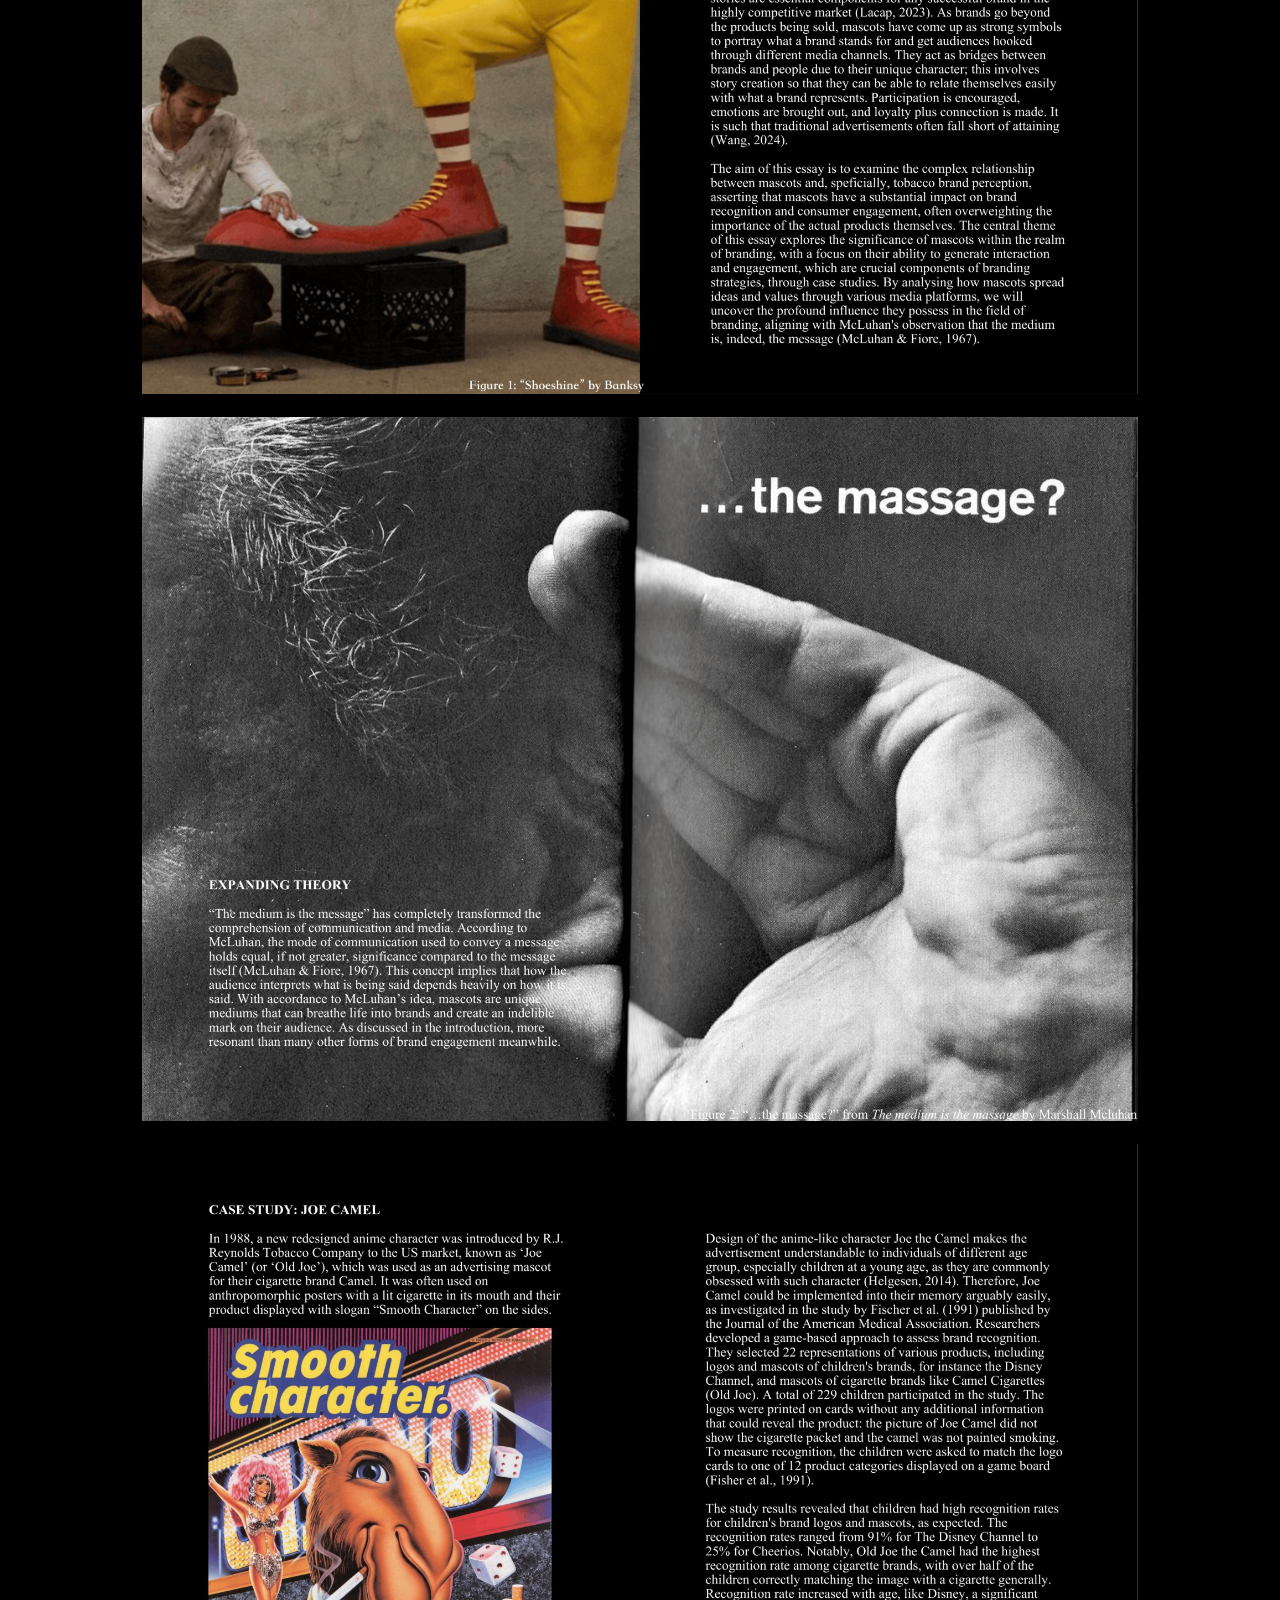
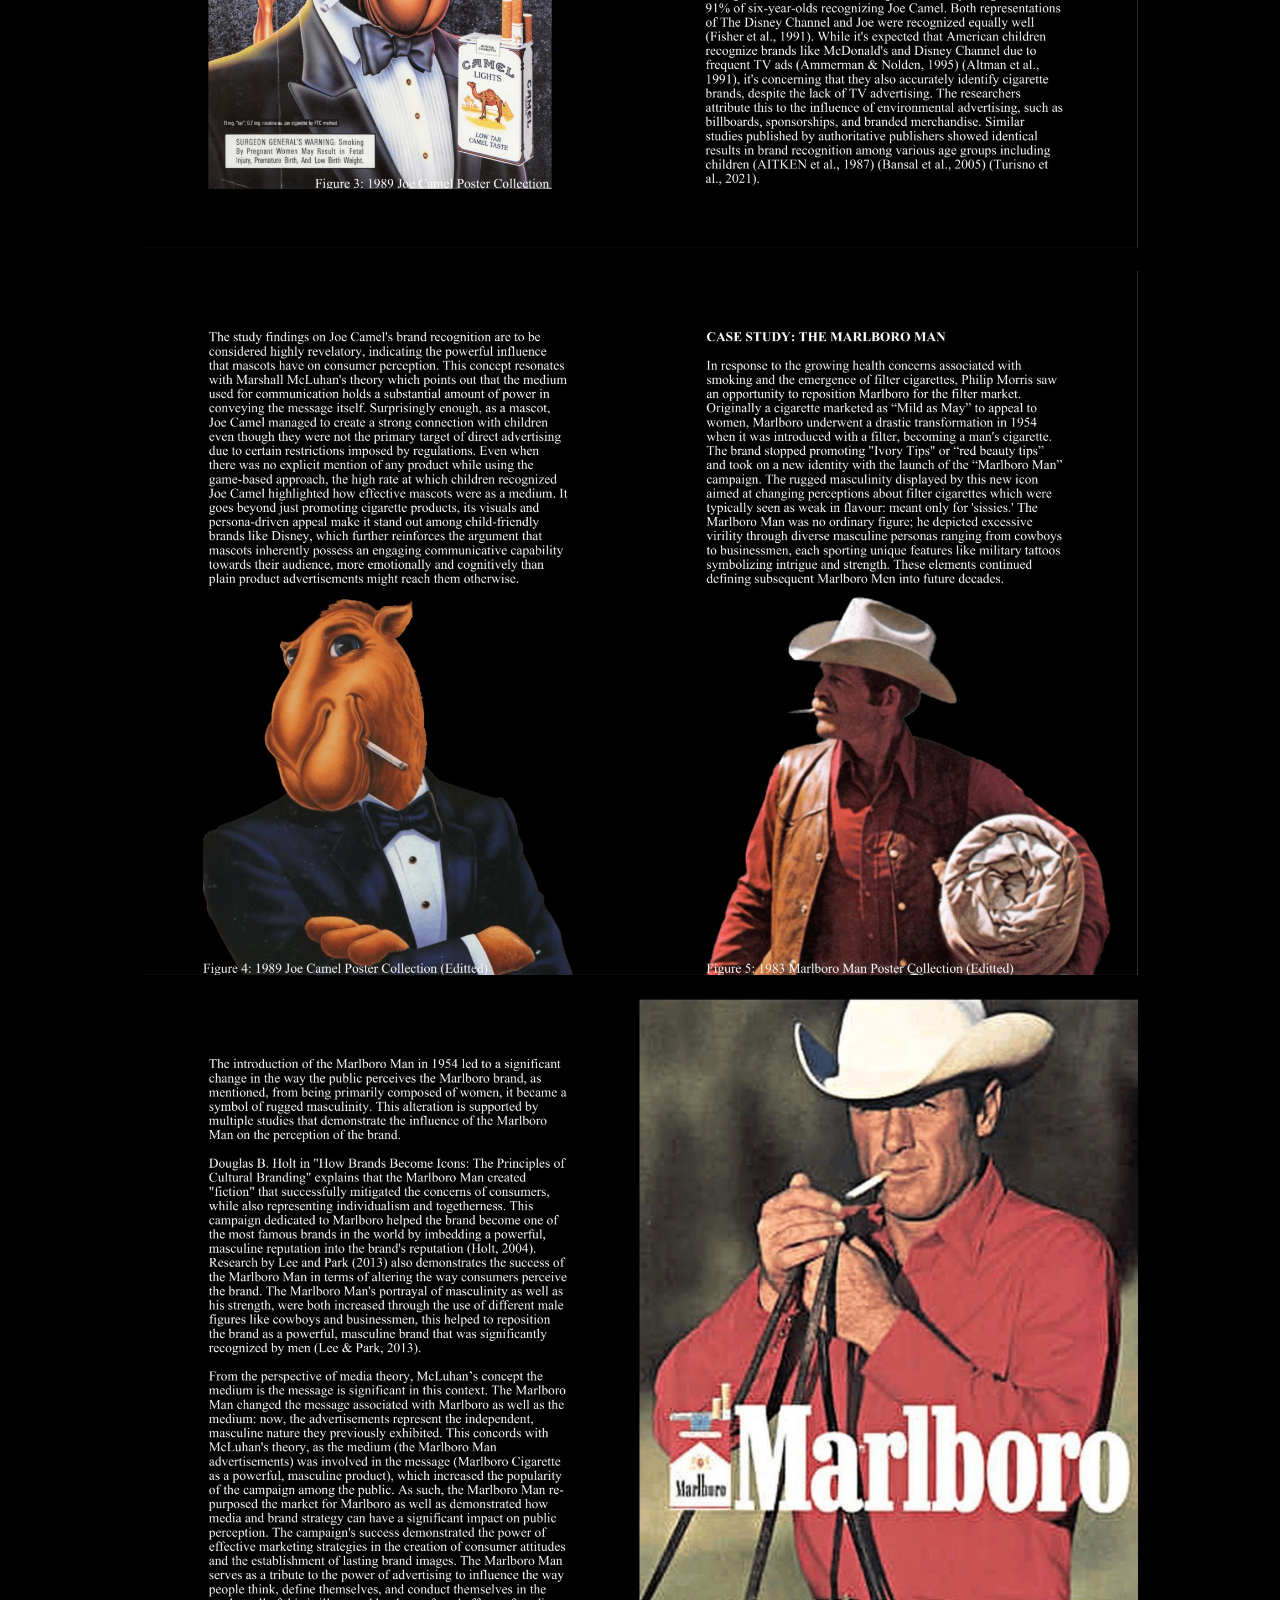
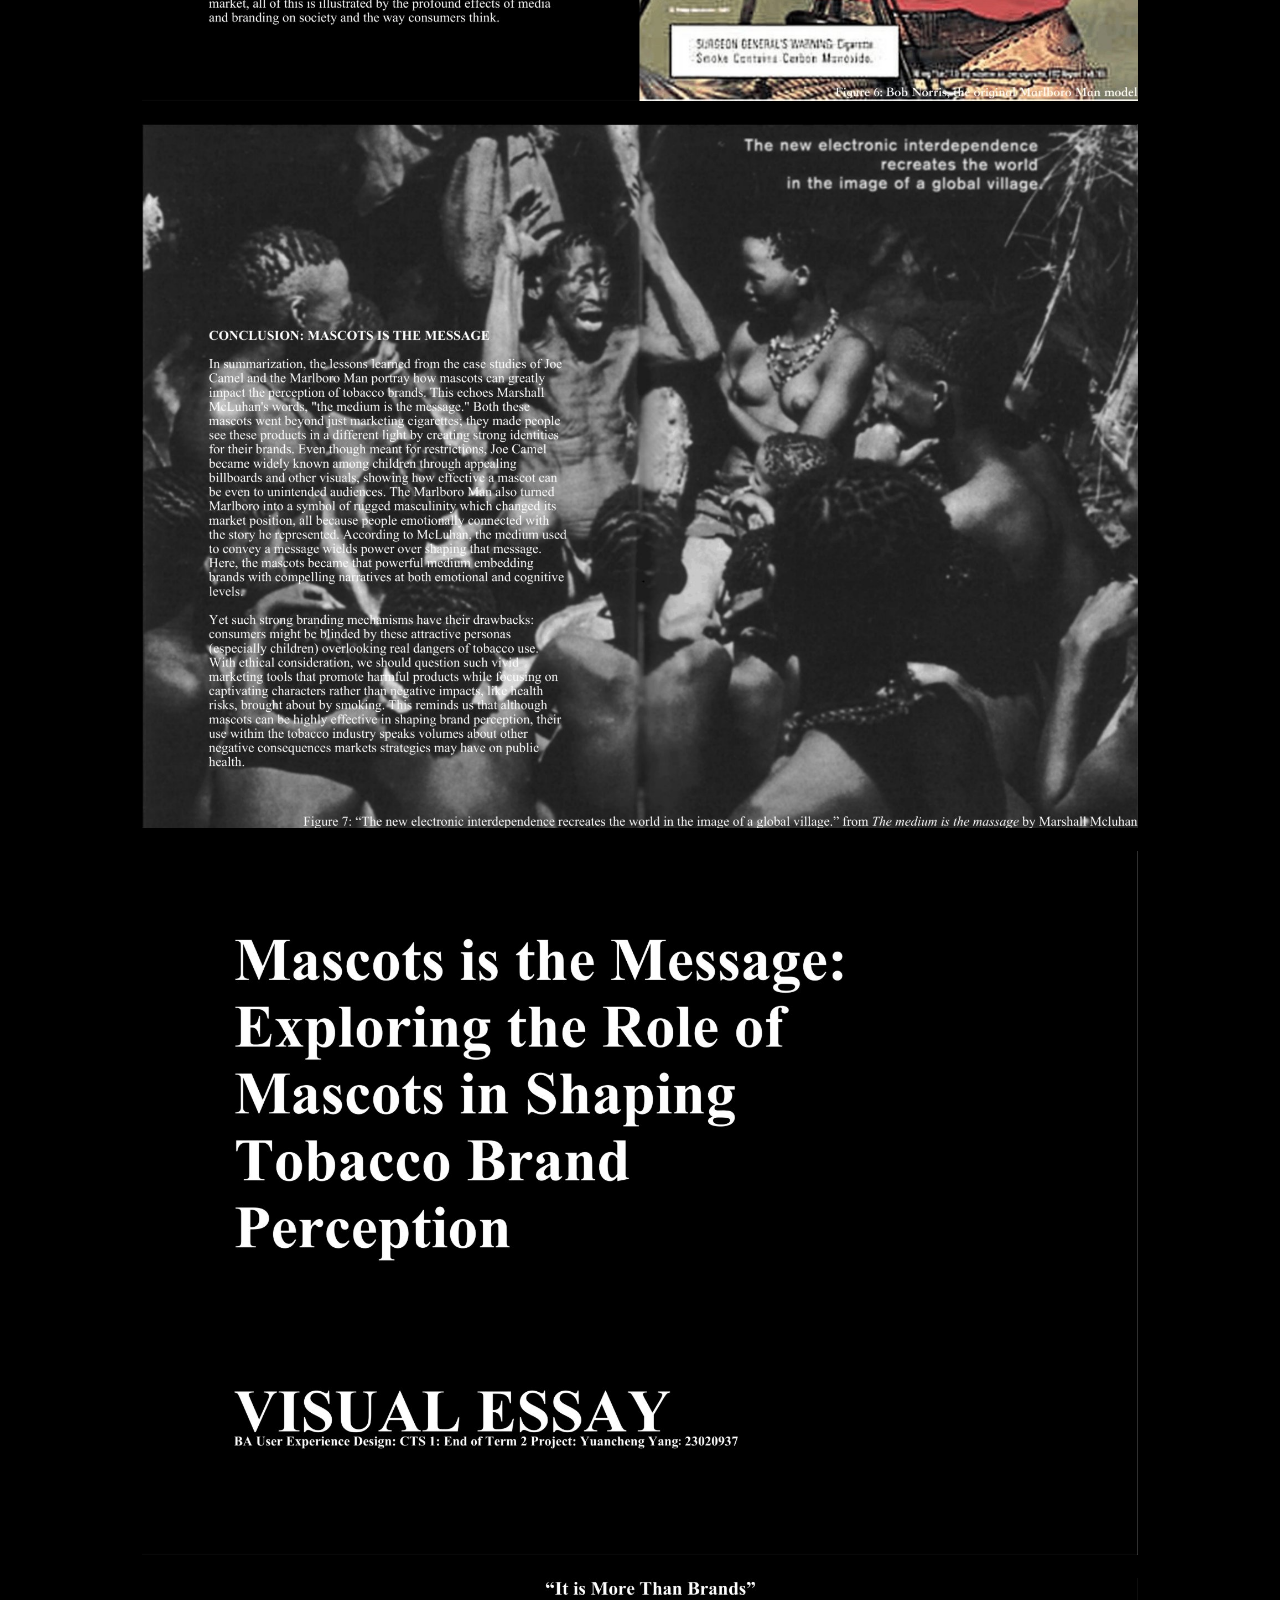
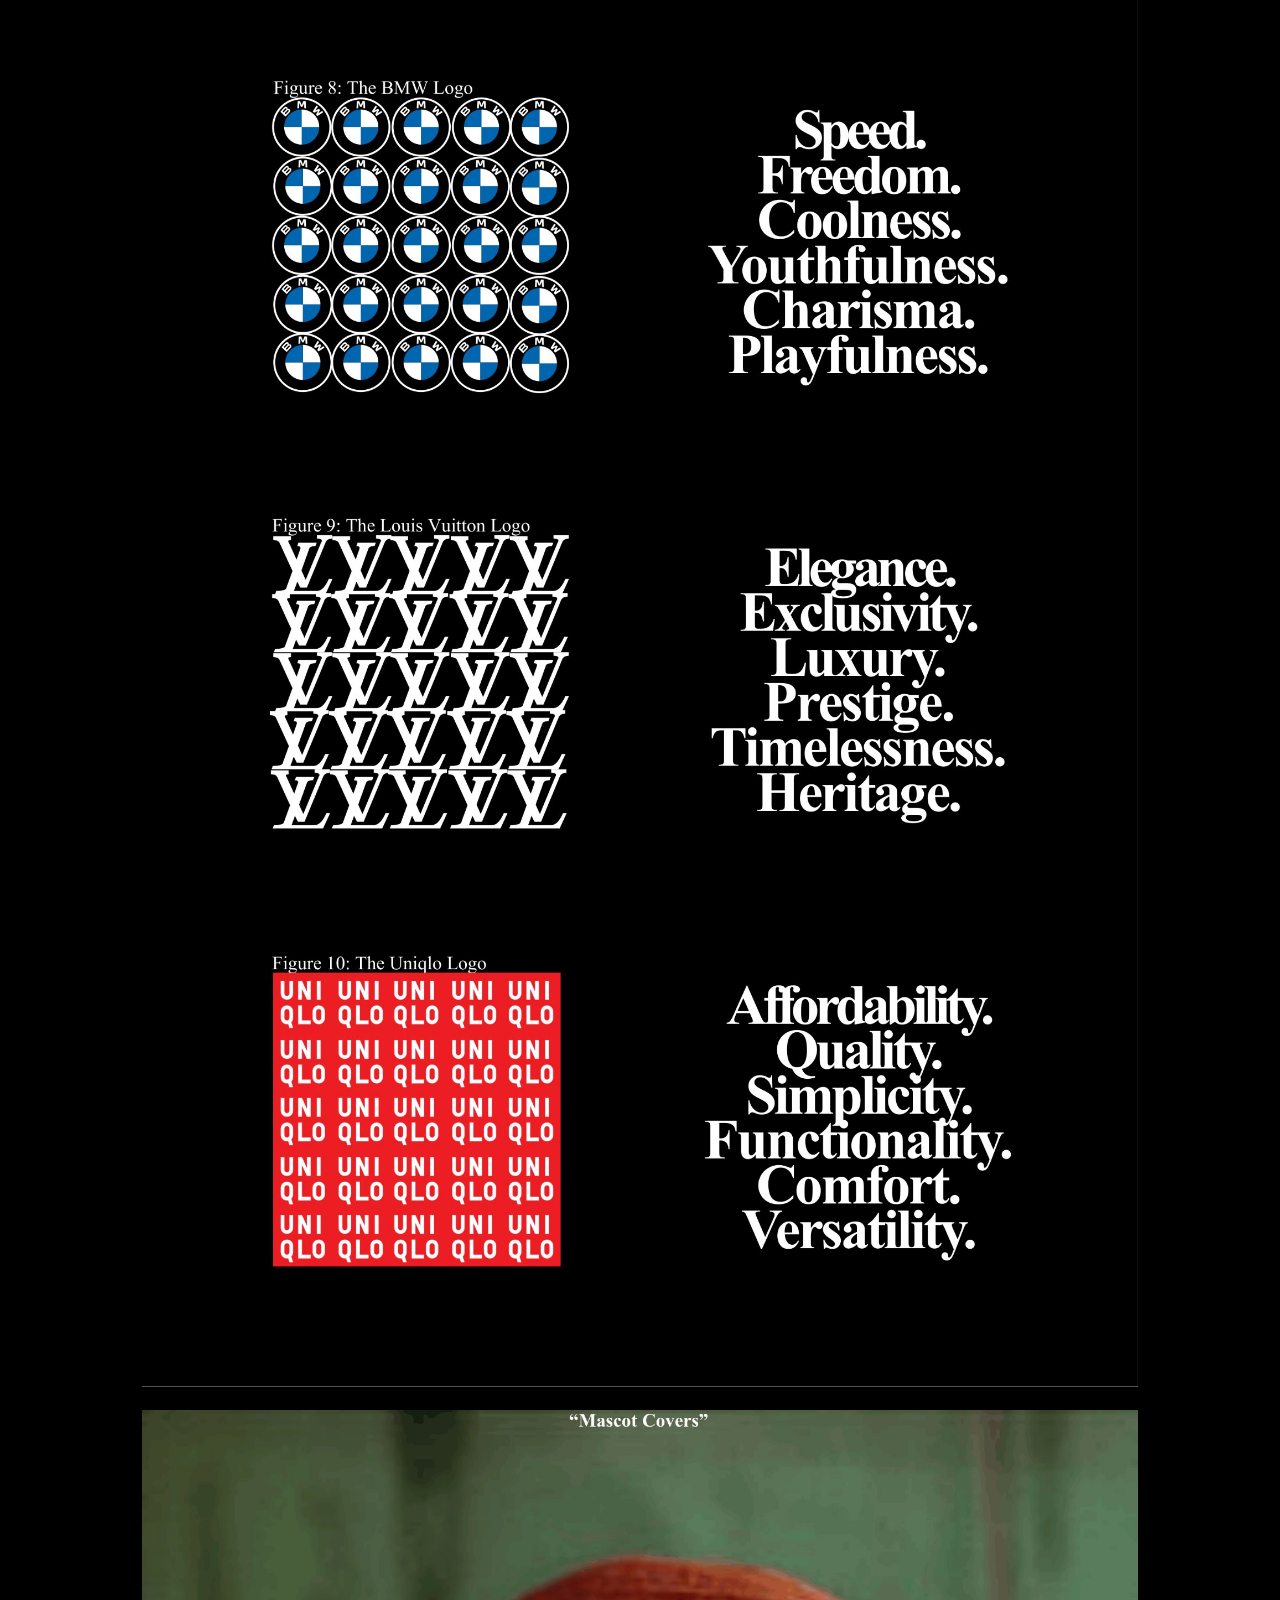
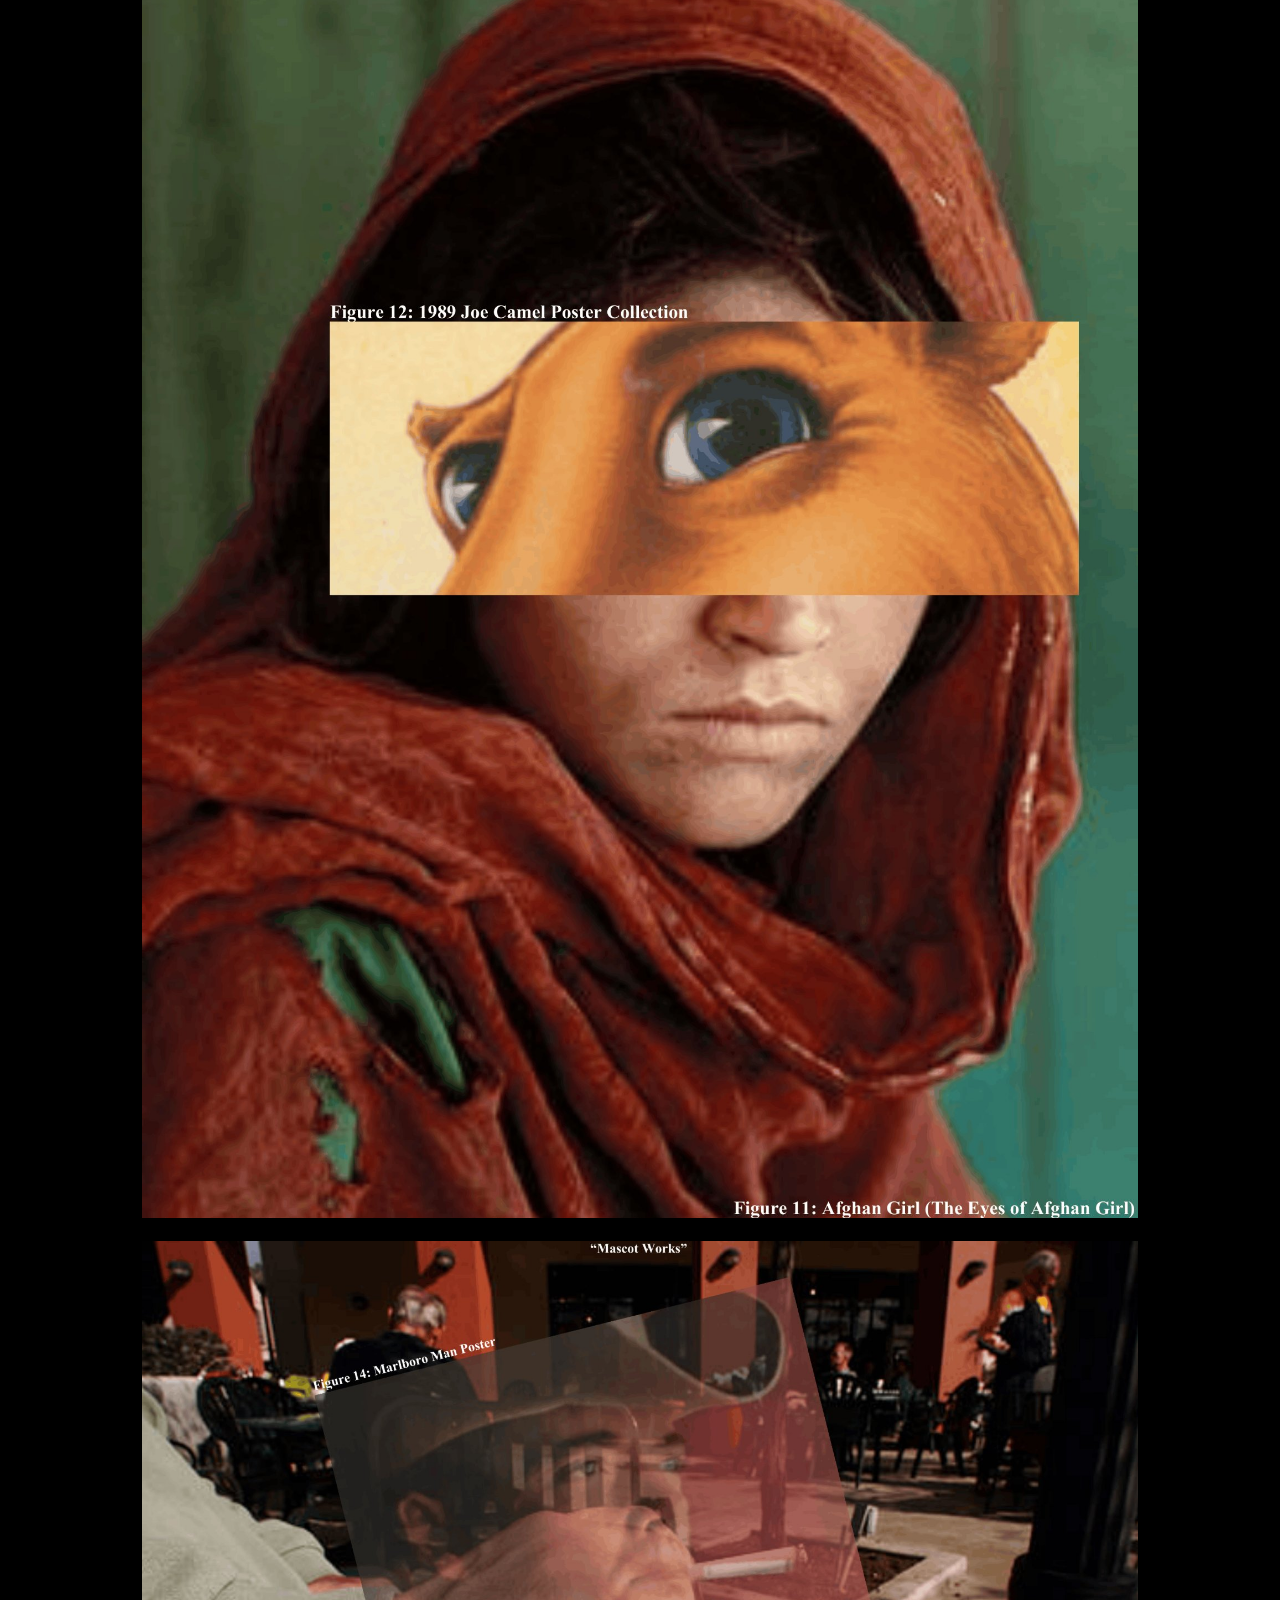
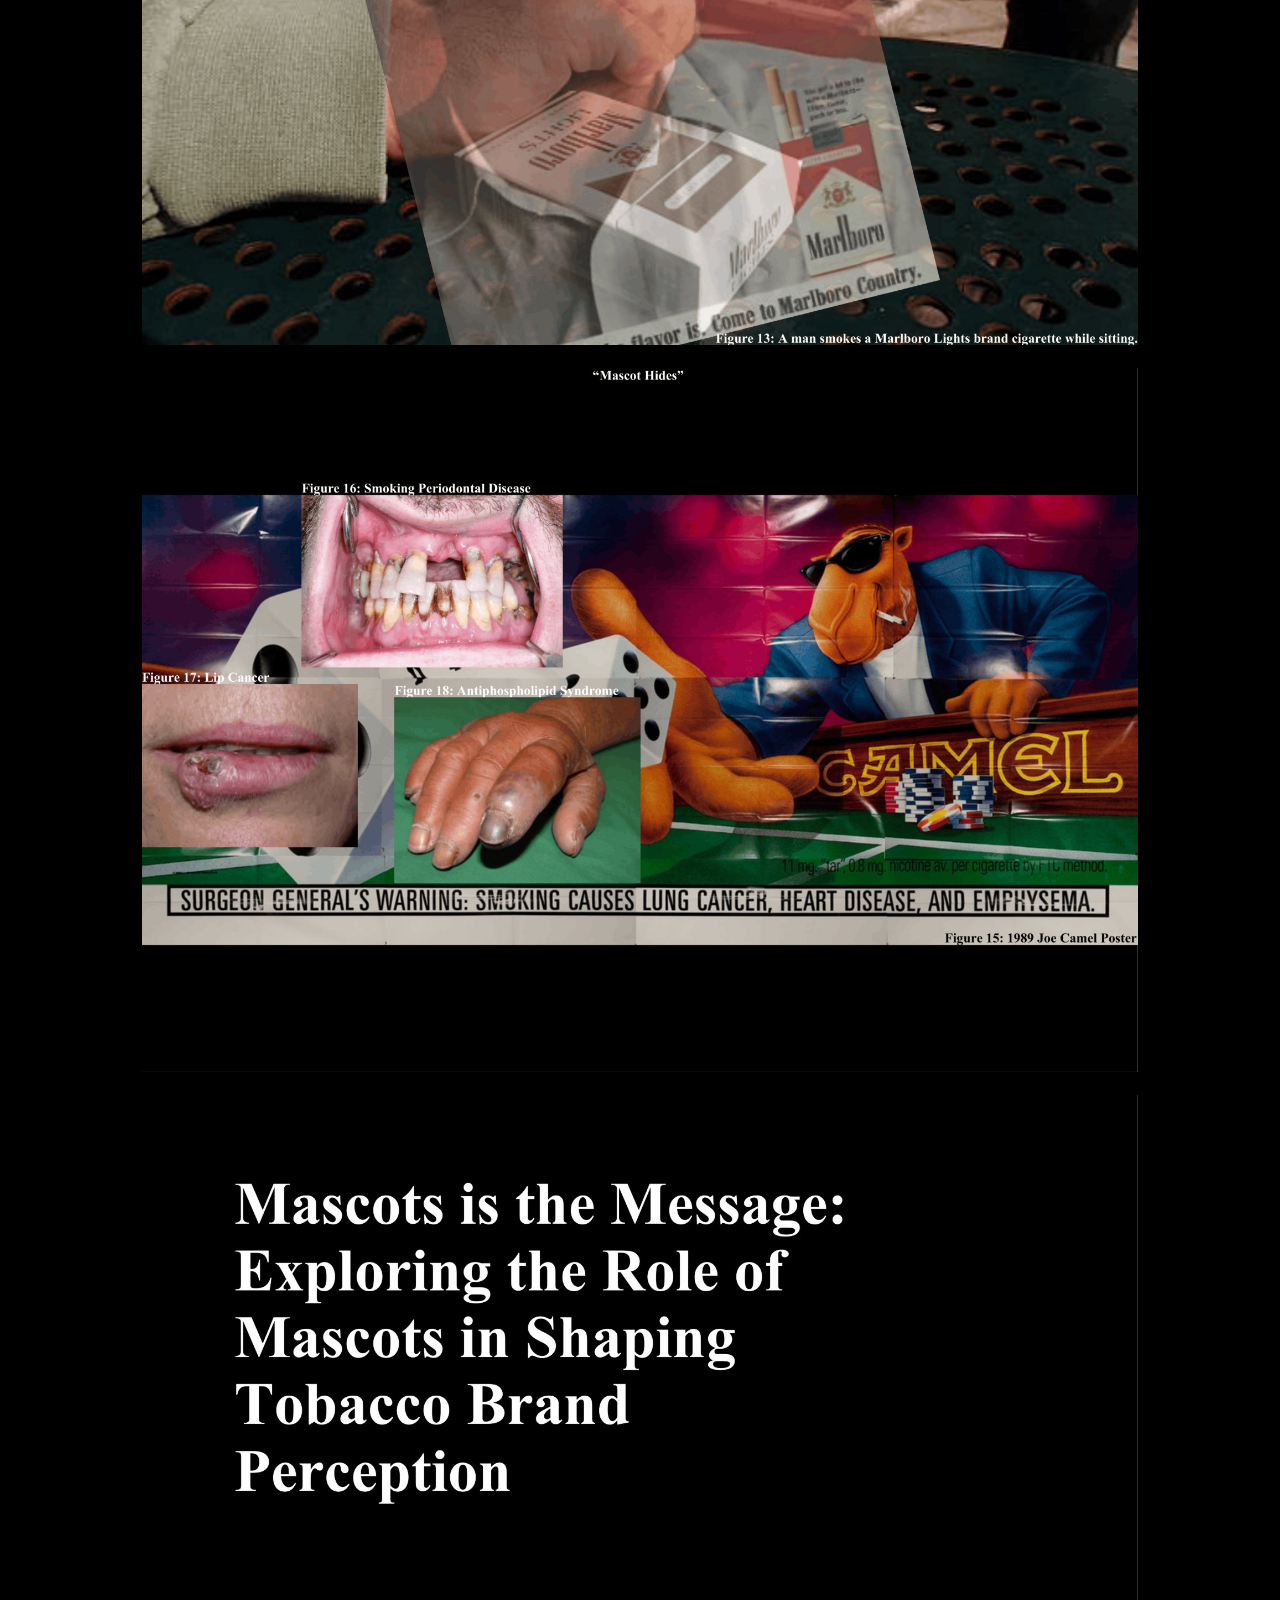
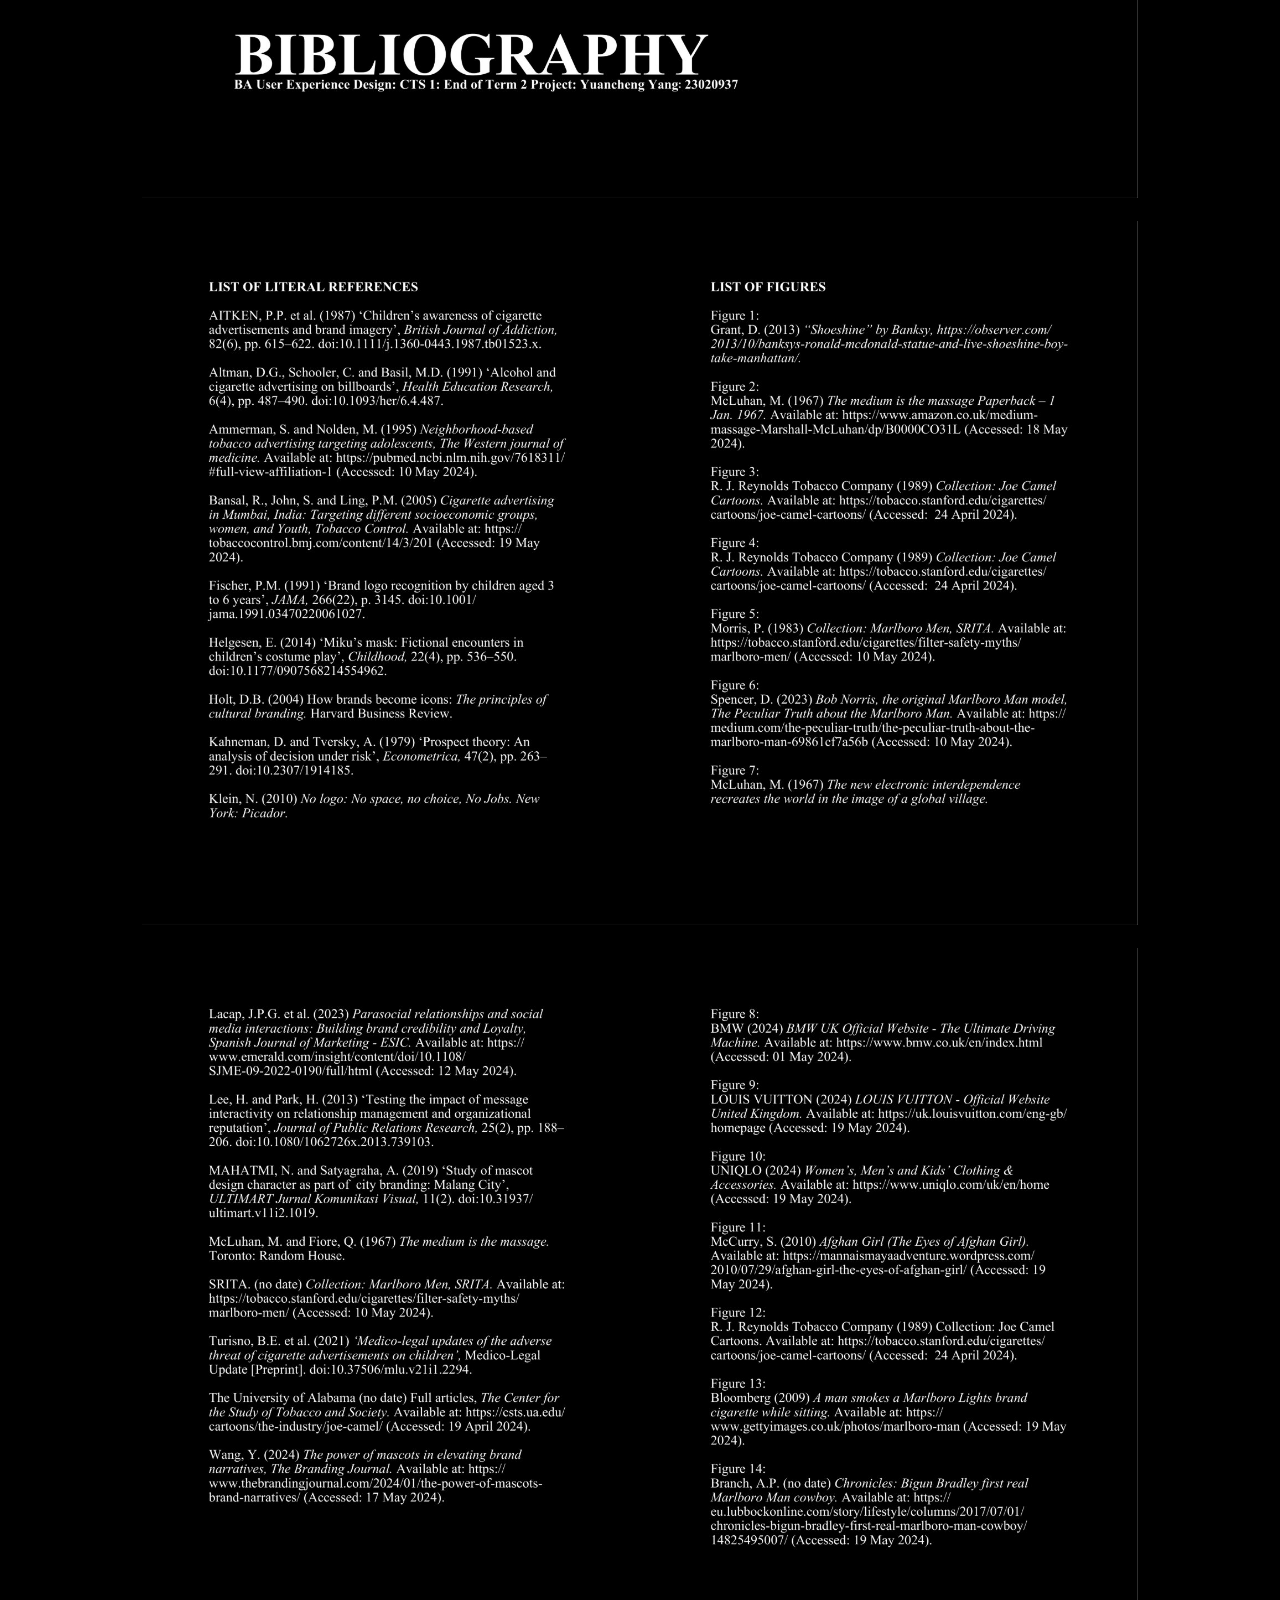
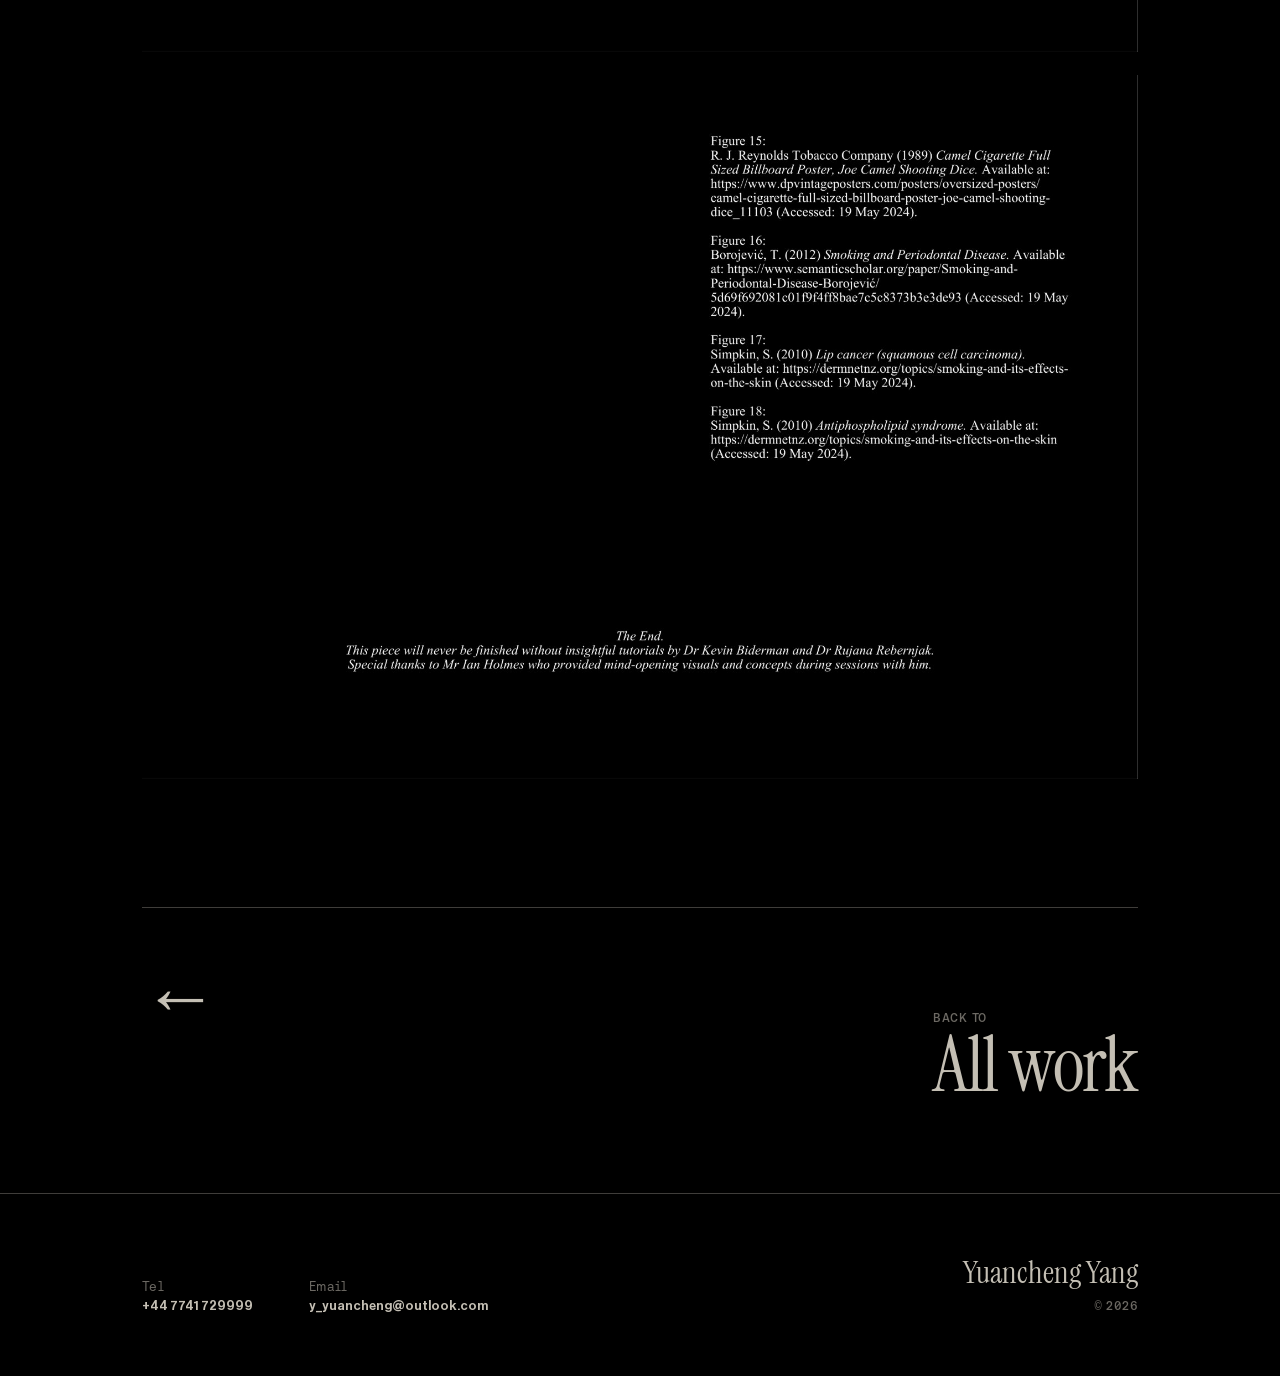
<file: projects/mascot.html>
<!DOCTYPE html>
<html lang="en">
<head>
<meta charset="UTF-8" />
<meta name="viewport" content="width=device-width, initial-scale=1.0" />
<title>Mascot is the Message — Yuancheng Yang</title>
<meta name="description" content="Mascot is the Message: Exploring the Role of Mascots in Shaping Tobacco Brand Perception. A written and visual essay by Yuancheng (Jack) Yang." />
<meta property="og:title" content="Mascot is the Message — Yuancheng Yang" />
<meta property="og:description" content="Exploring the role of mascots in shaping tobacco brand perception." />
<link rel="icon" href="data:image/svg+xml,%3Csvg xmlns='http://www.w3.org/2000/svg' viewBox='0 0 32 32'%3E%3Crect width='32' height='32' fill='%23000'/%3E%3Ctext x='16' y='25' font-family='Georgia,serif' font-size='26' fill='%23c4bfb4' text-anchor='middle'%3EY%3C/text%3E%3C/svg%3E" />
<link rel="stylesheet" href="../styles.css" />
<link rel="stylesheet" href="../case.css" />
<style>
  .case-subtitle {
    font-family: var(--serif); font-style: italic; font-weight: 400;
    font-size: clamp(20px, 2.3vw, 31px); line-height: 1.1; letter-spacing: -0.01em;
    color: var(--fg); margin: clamp(10px, 1.4vw, 18px) 0 0; max-width: none; white-space: nowrap;
  }
  @media (max-width: 700px) { .case-subtitle { white-space: normal; } }
  /* stacked essay spreads — full content width, black art blends into the page */
  .spreads { margin-top: clamp(40px, 5vw, 84px); display: flex; flex-direction: column; gap: clamp(14px, 1.8vw, 26px); }
  .spreads img { width: 100%; height: auto; display: block; }
</style>
</head>
<body>

<header class="shell casetop" data-screen-label="case-top">
  <a class="back" href="../index.html"><span class="ar">←</span> Yuancheng Yang</a>
  <div class="foot__contact">
    <div class="contact-item"><span class="lbl">Tel</span><a href="tel:+447741729999">+44 7741 729999</a></div>
    <div class="contact-item"><span class="lbl">Email</span><a href="mailto:y_yuancheng@outlook.com">y_yuancheng@outlook.com</a></div>
  </div>
</header>

<main>
  <!-- ===== HERO ===== -->
  <section class="shell case-hero" data-screen-label="case-hero">
    <span class="eyebrow">Written &amp; visual essay · Design Cultures</span>
    <h1 class="case-title">Mascot is the Message</h1>
    <p class="case-subtitle">Exploring the role of mascots in shaping tobacco brand perception</p>
    <div class="case-meta">
      <dl><dt>Timeline</dt><dd>June 2024</dd></dl>
      <dl><dt>Discipline</dt><dd>Design writing</dd></dl>
    </div>
  </section>

  <div class="shell case-body">
    <div class="spreads" data-screen-label="spreads">
      <img src="../assets/mascot/p01.jpg" alt="Mascots is the Message — title page: Exploring the Role of Mascots in Shaping Tobacco Brand Perception. Written essay." loading="lazy" />
      <img src="../assets/mascot/p02.jpg" alt="Introduction, beside Banksy's Shoeshine showing a man polishing a Ronald McDonald statue's shoe (Figure 1)." loading="lazy" />
      <img src="../assets/mascot/p03.jpg" alt="Expanding theory on McLuhan's medium is the message, beside the '…the massage?' spread from The Medium is the Massage (Figure 2)." loading="lazy" />
      <img src="../assets/mascot/p04.jpg" alt="Case study: Joe Camel, with the 1989 'Smooth Character' Joe Camel poster (Figure 3) and the JAMA brand-recognition study." loading="lazy" />
      <img src="../assets/mascot/p05.jpg" alt="Joe Camel findings and the start of the Marlboro Man case study, with cut-out figures of Joe Camel and the Marlboro Man (Figures 4 and 5)." loading="lazy" />
      <img src="../assets/mascot/p06.jpg" alt="Marlboro Man analysis beside an original Marlboro Man poster with Bob Norris (Figure 6)." loading="lazy" />
      <img src="../assets/mascot/p07.jpg" alt="Conclusion: Mascots is the Message, over McLuhan's 'global village' spread from The Medium is the Massage (Figure 7)." loading="lazy" />
      <img src="../assets/mascot/p08.jpg" alt="Visual essay title page: Mascots is the Message." loading="lazy" />
      <img src="../assets/mascot/p09.jpg" alt="'It is More Than Brands' — BMW, Louis Vuitton and Uniqlo logo grids paired with their brand-value words (Figures 8 to 10)." loading="lazy" />
      <img src="../assets/mascot/p10.jpg" alt="'Mascot Covers' — Steve McCurry's Afghan Girl with a Joe Camel poster cropped across her eyes (Figures 11 and 12)." loading="lazy" />
      <img src="../assets/mascot/p11.jpg" alt="'Mascot Works' — a Marlboro Man poster overlaid on a photo of a man smoking a Marlboro Lights cigarette (Figures 13 and 14)." loading="lazy" />
      <img src="../assets/mascot/p12.jpg" alt="'Mascot Hides' — a Joe Camel billboard layered over clinical images of smoking harms: periodontal disease, lip cancer and antiphospholipid syndrome (Figures 15 to 18)." loading="lazy" />
      <img src="../assets/mascot/p13.jpg" alt="Bibliography title page: Mascots is the Message." loading="lazy" />
      <img src="../assets/mascot/p14.jpg" alt="List of literal references and list of figures, part one." loading="lazy" />
      <img src="../assets/mascot/p15.jpg" alt="List of literal references and list of figures, part two." loading="lazy" />
      <img src="../assets/mascot/p16.jpg" alt="Remaining figure references and a closing acknowledgement: The End." loading="lazy" />
    </div>

    <!-- back to homepage -->
    <a class="next next--back" href="../index.html" data-screen-label="back-home">
      <span class="ar">←</span>
      <span><span class="lbl">Back to</span><br><span class="ttl">All work</span></span>
    </a>
  </div>

  <footer class="shell foot" data-screen-label="footer">
    <div class="foot__contact">
      <div class="contact-item"><span class="lbl">Tel</span><a href="tel:+447741729999">+44 7741 729999</a></div>
      <div class="contact-item"><span class="lbl">Email</span><a href="mailto:y_yuancheng@outlook.com">y_yuancheng@outlook.com</a></div>
    </div>
    <div style="display:flex;flex-direction:column;gap:10px;align-items:flex-end;">
      <span class="foot__name">Yuancheng Yang</span>
      <span class="foot__copy">© 2026</span>
    </div>
  </footer>
</main>

<nav class="dock" aria-label="Quick contact">
  <a href="mailto:y_yuancheng@outlook.com">Email</a>
  <a href="tel:+447741729999">Call</a>
</nav>
</body>
</html>
</file>
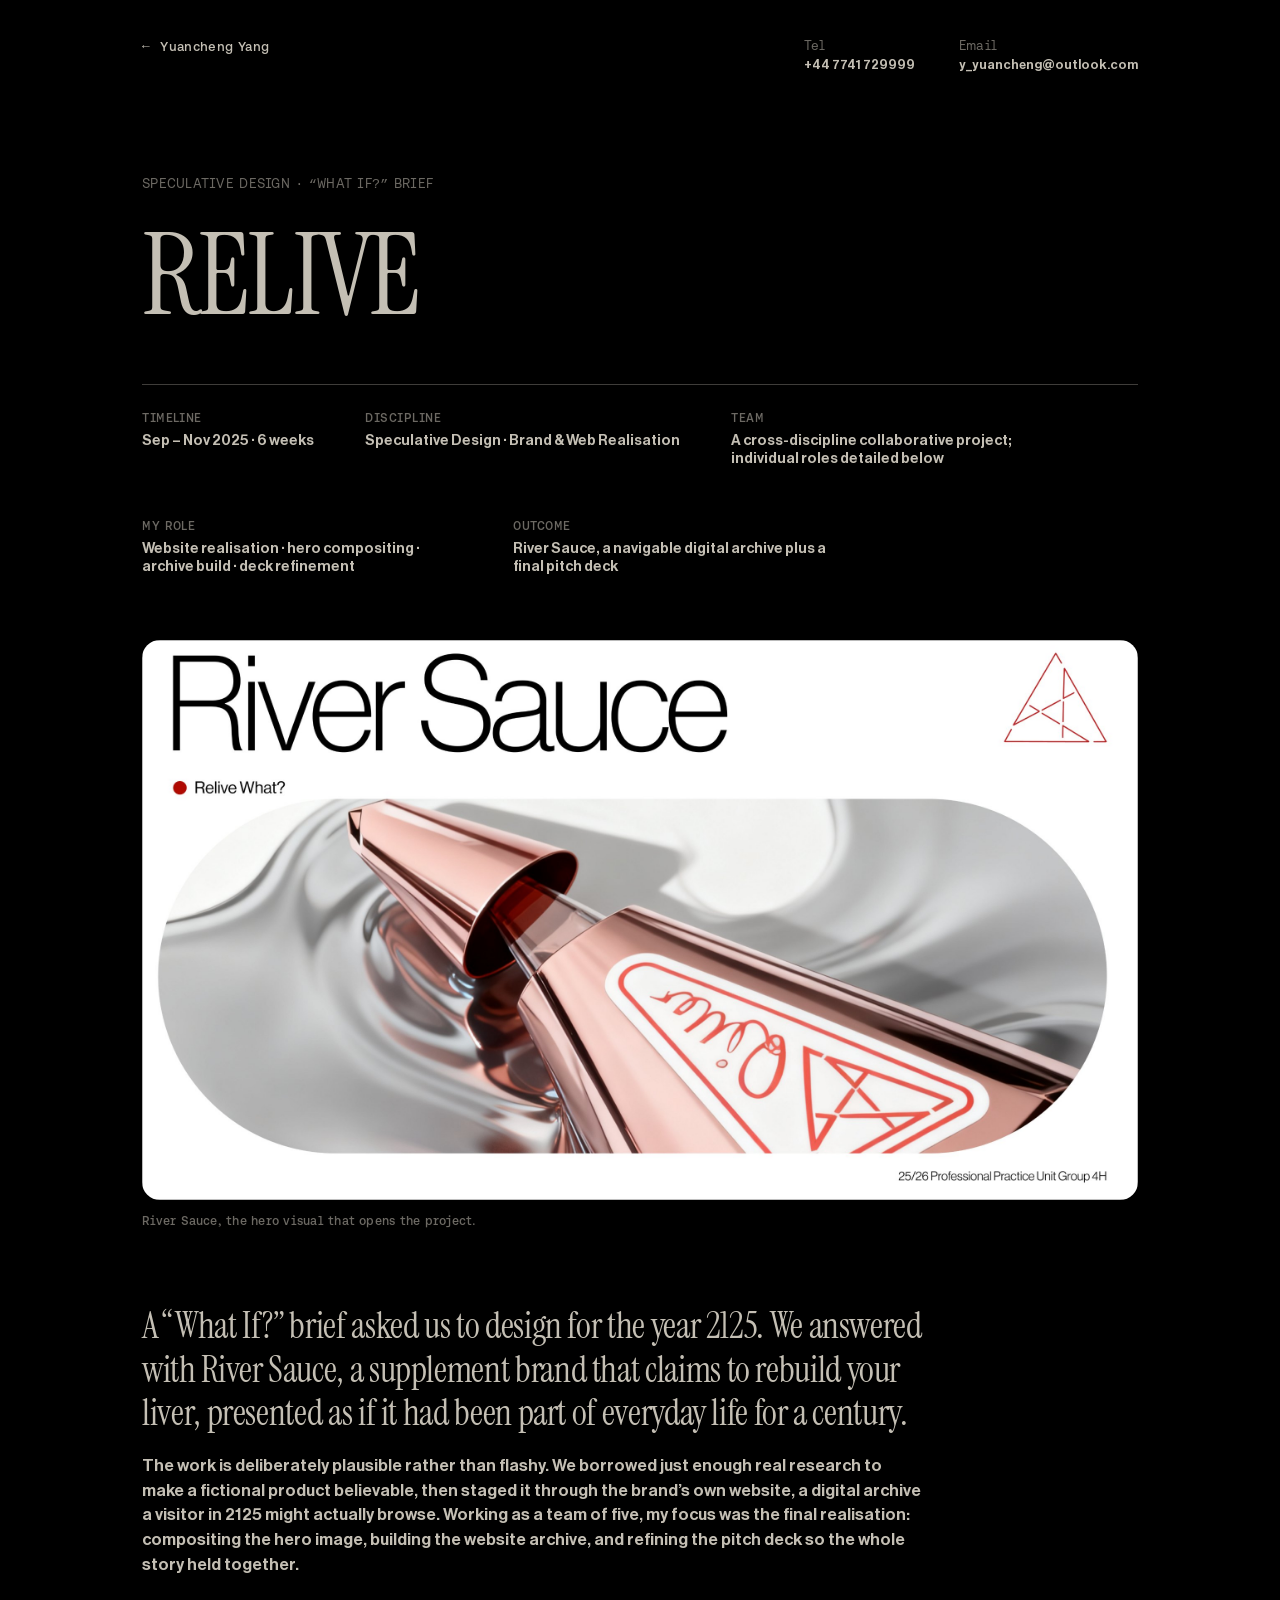
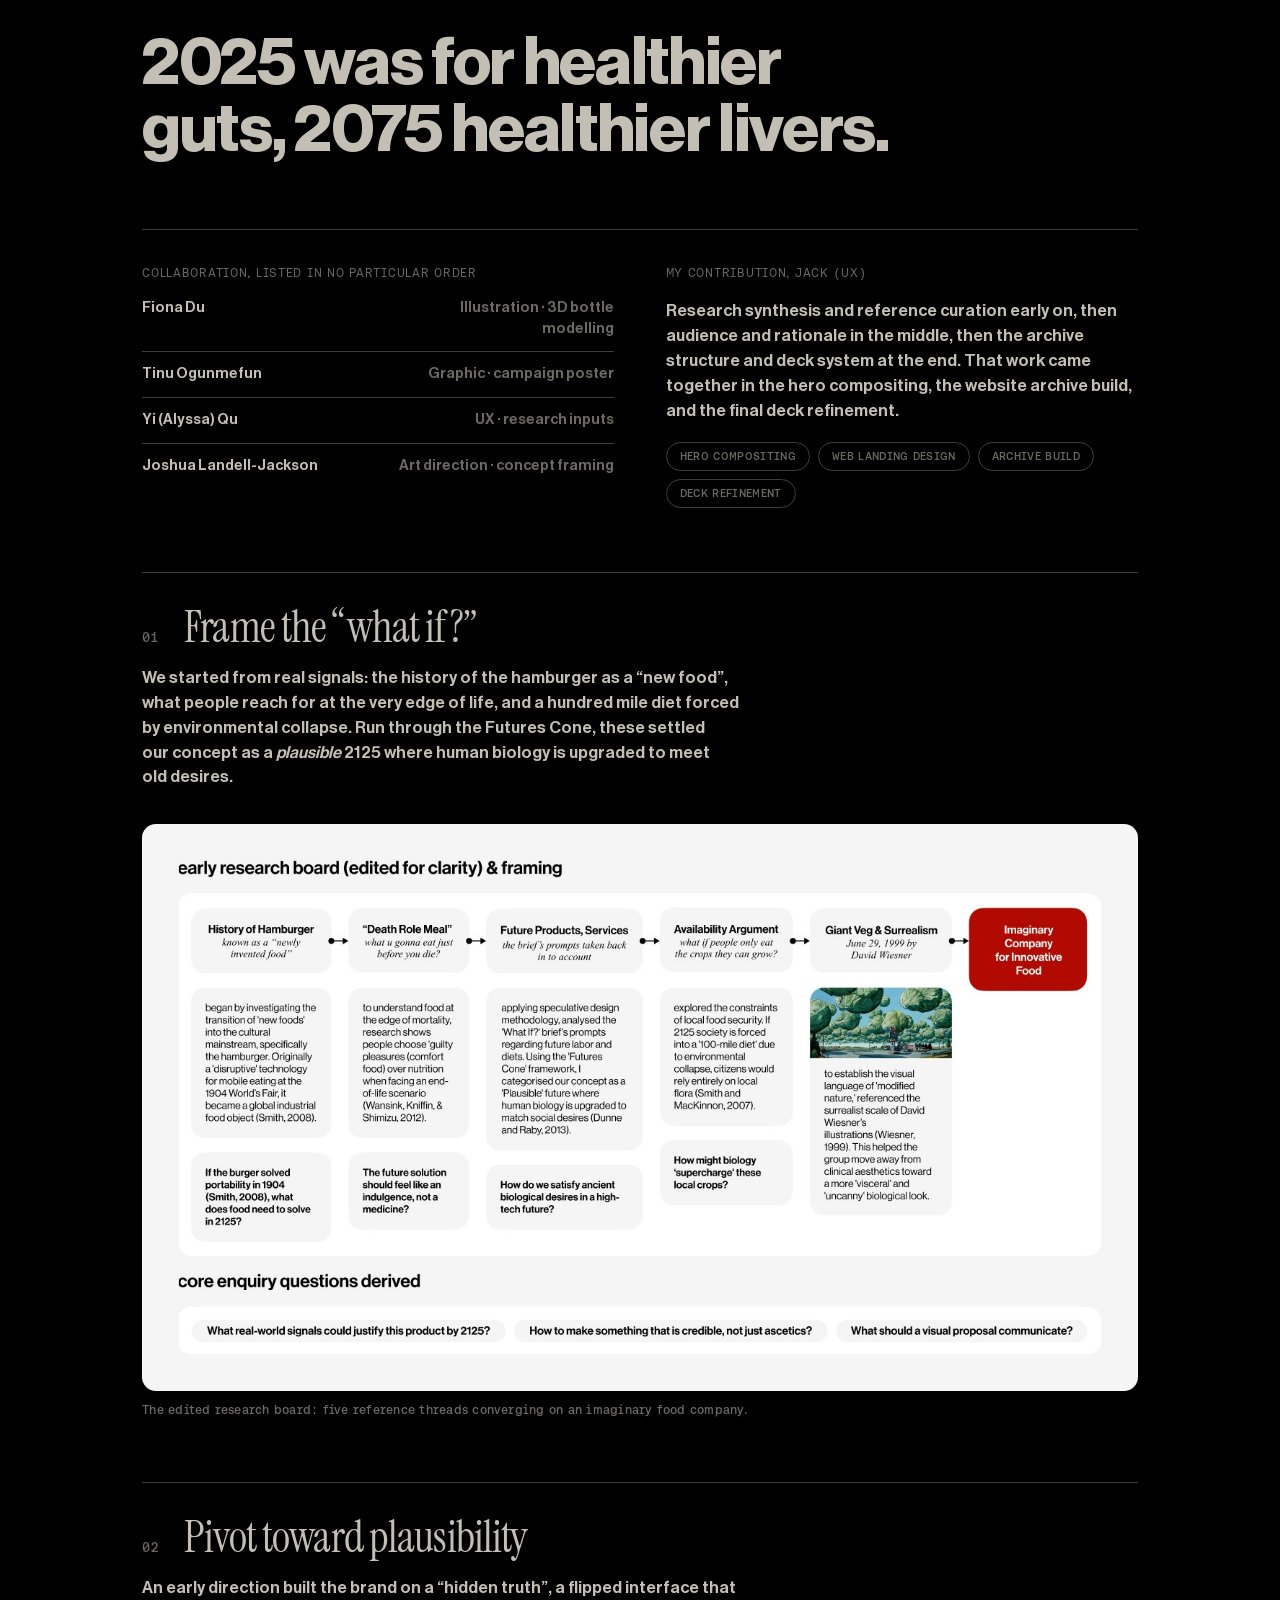
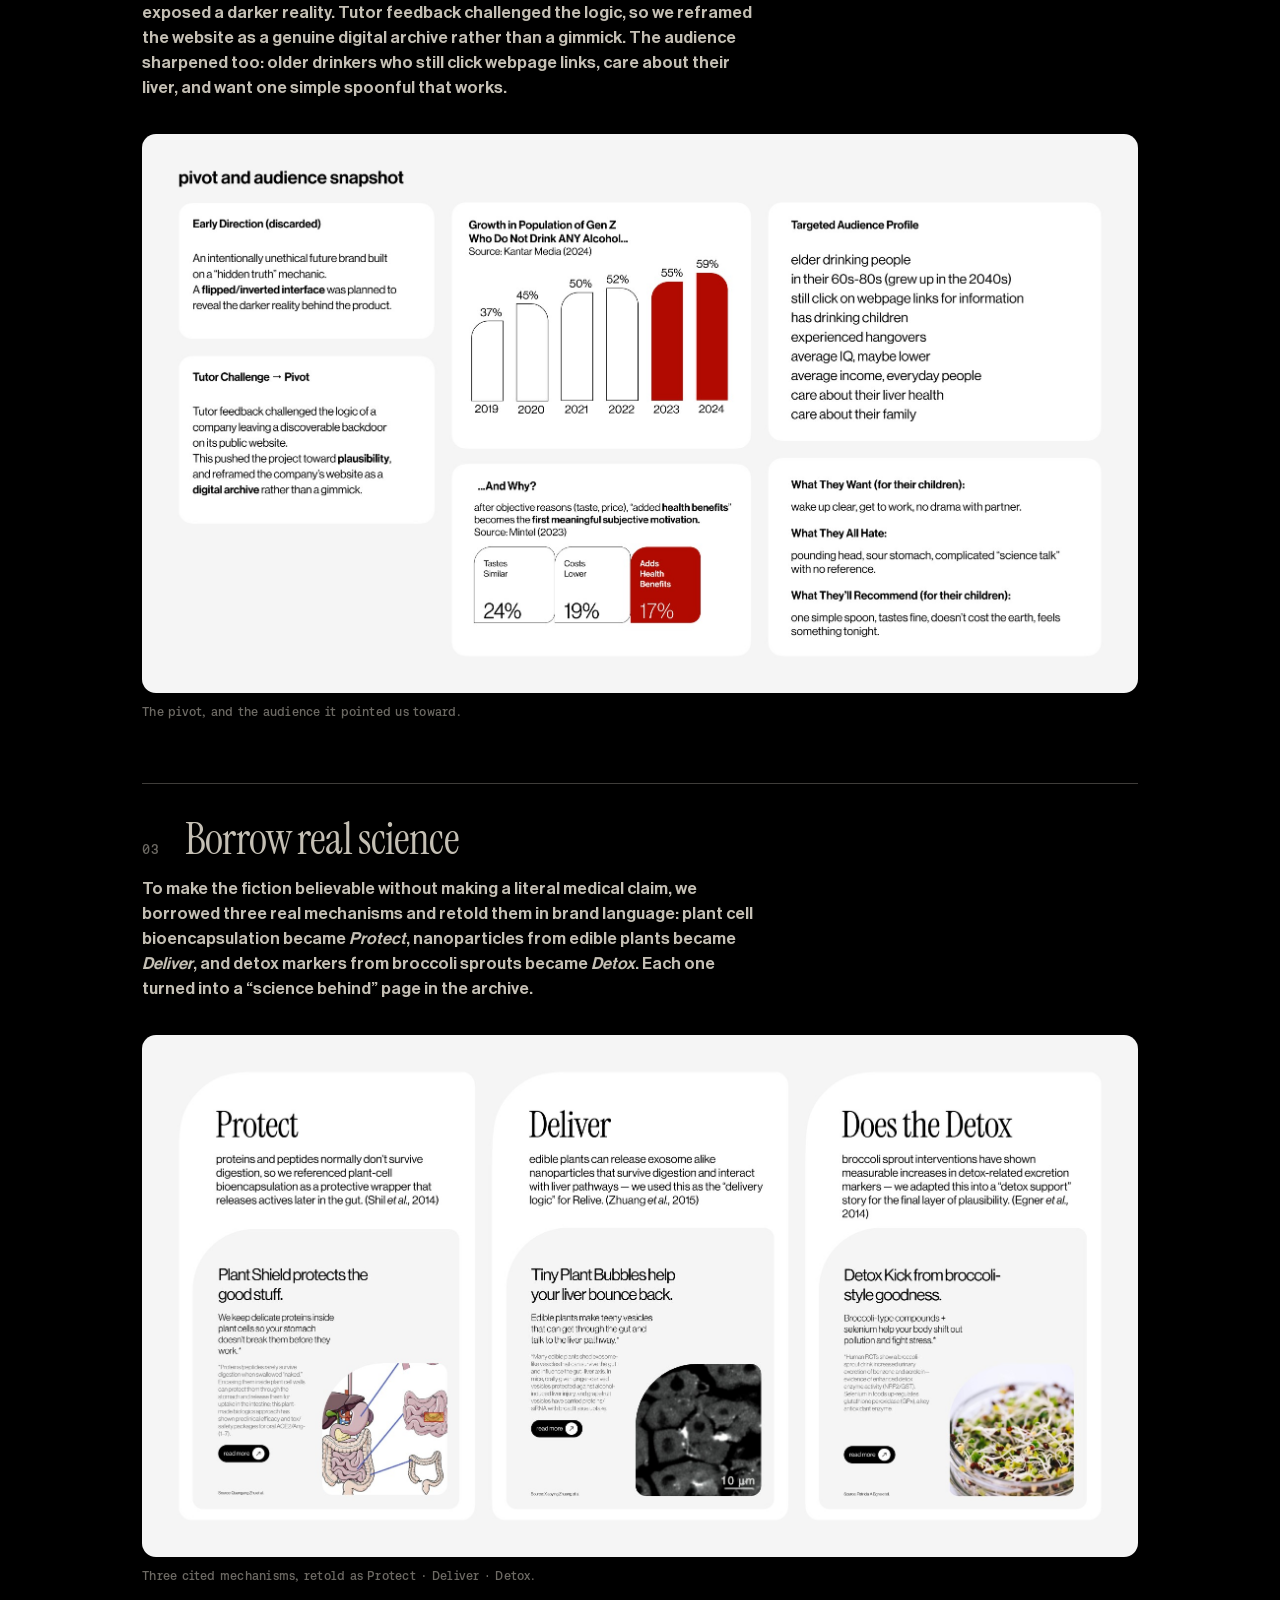
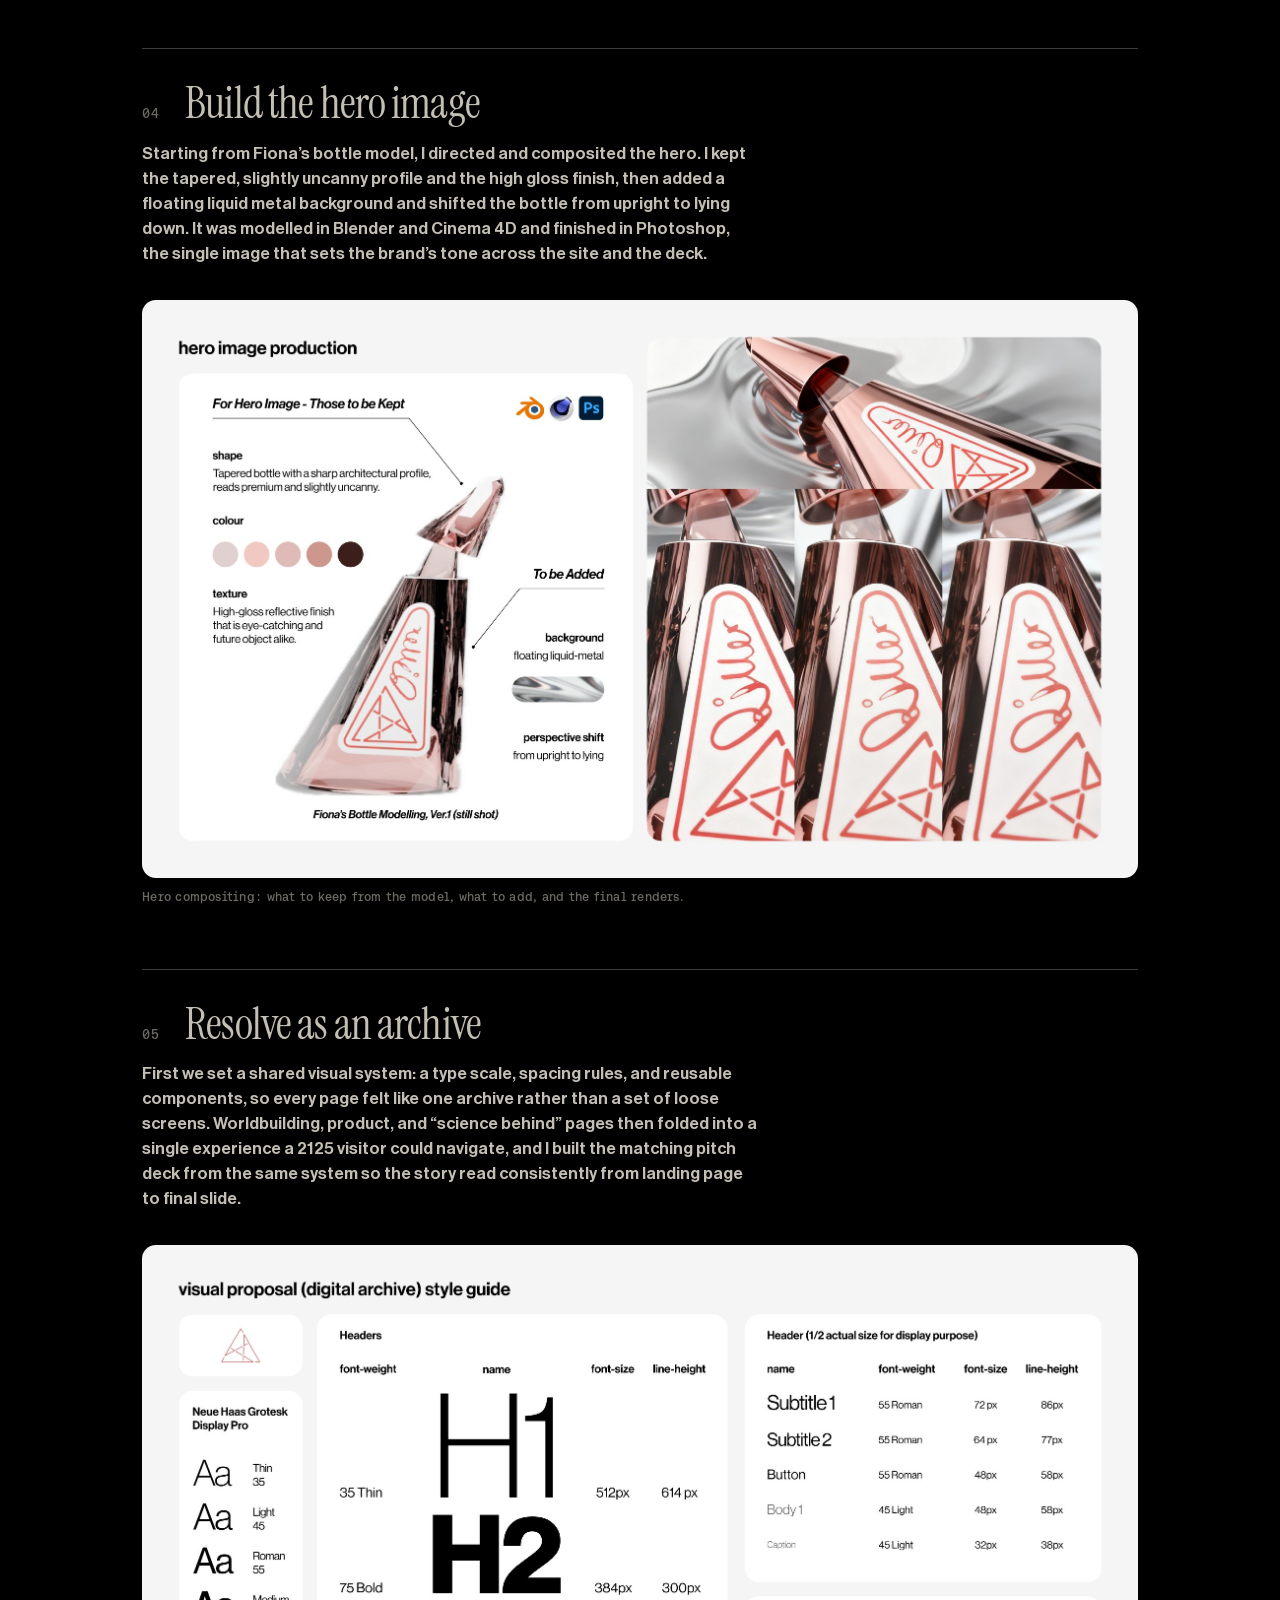
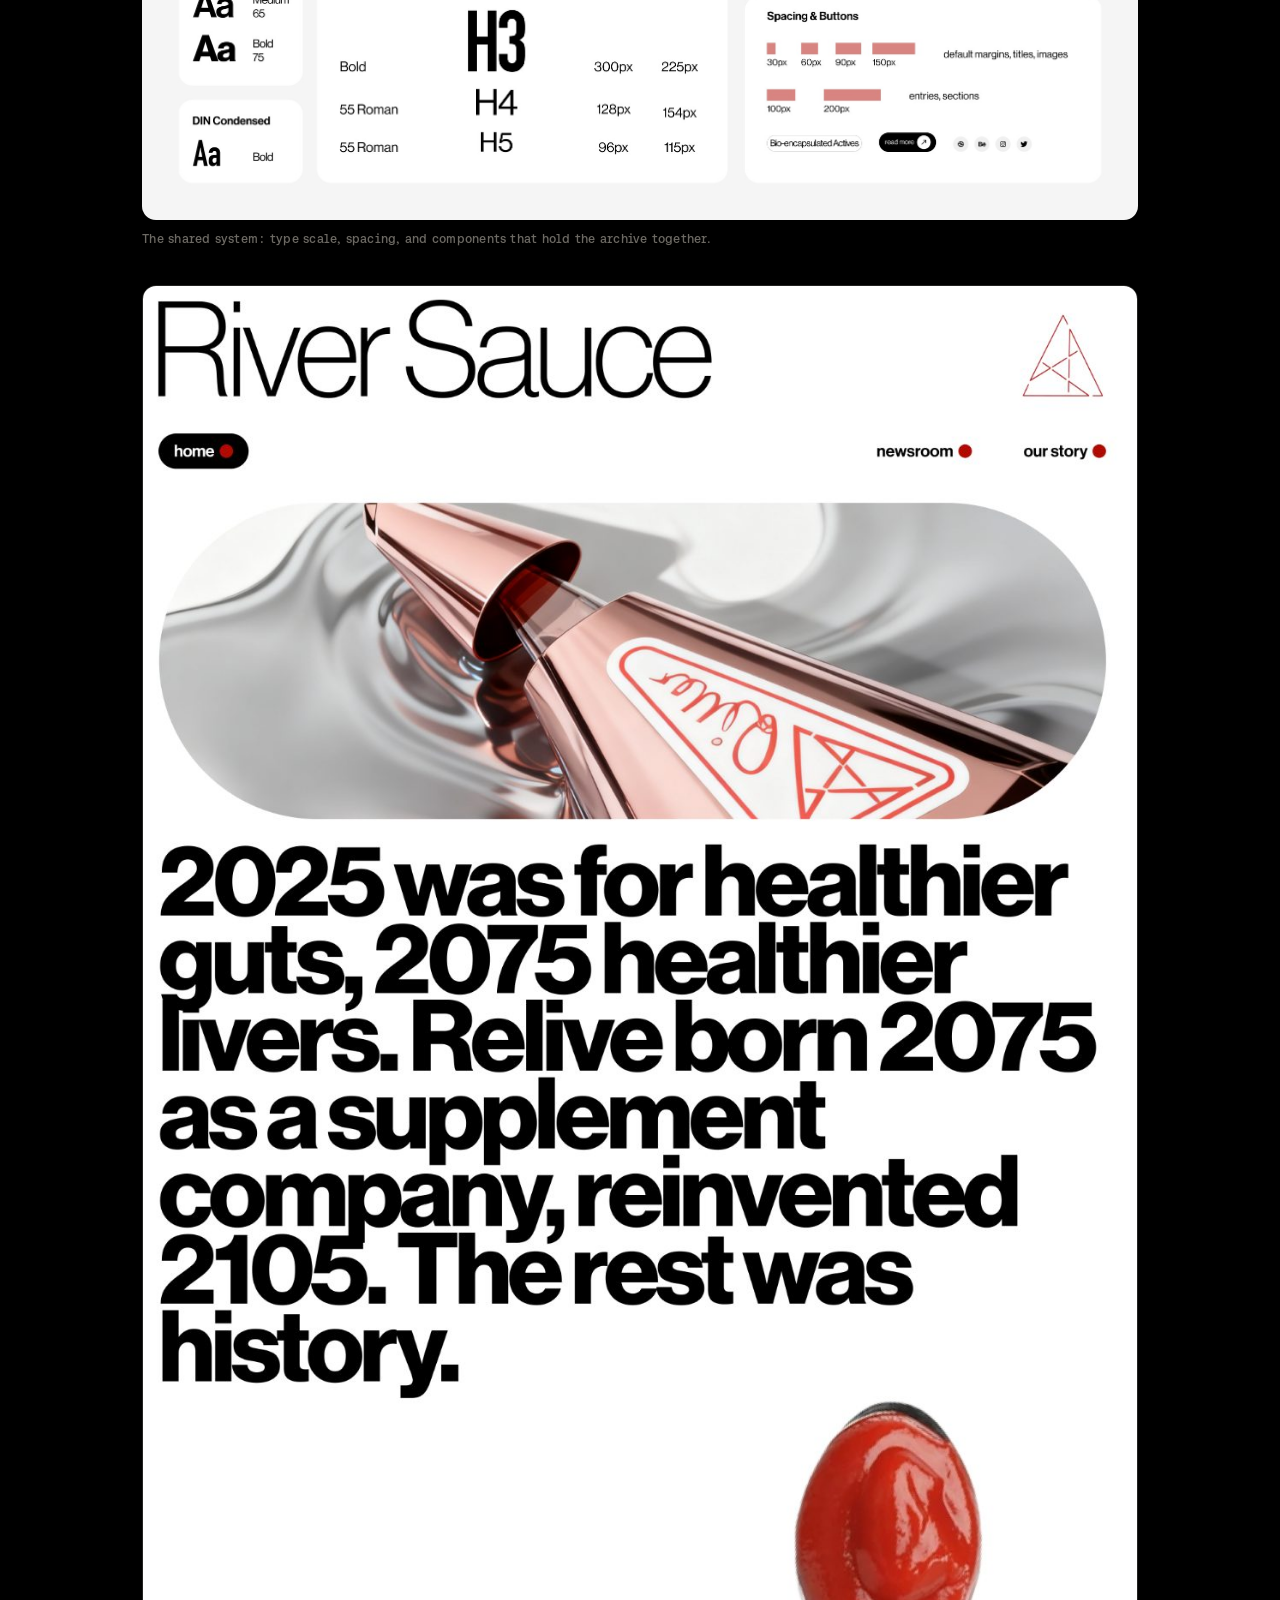
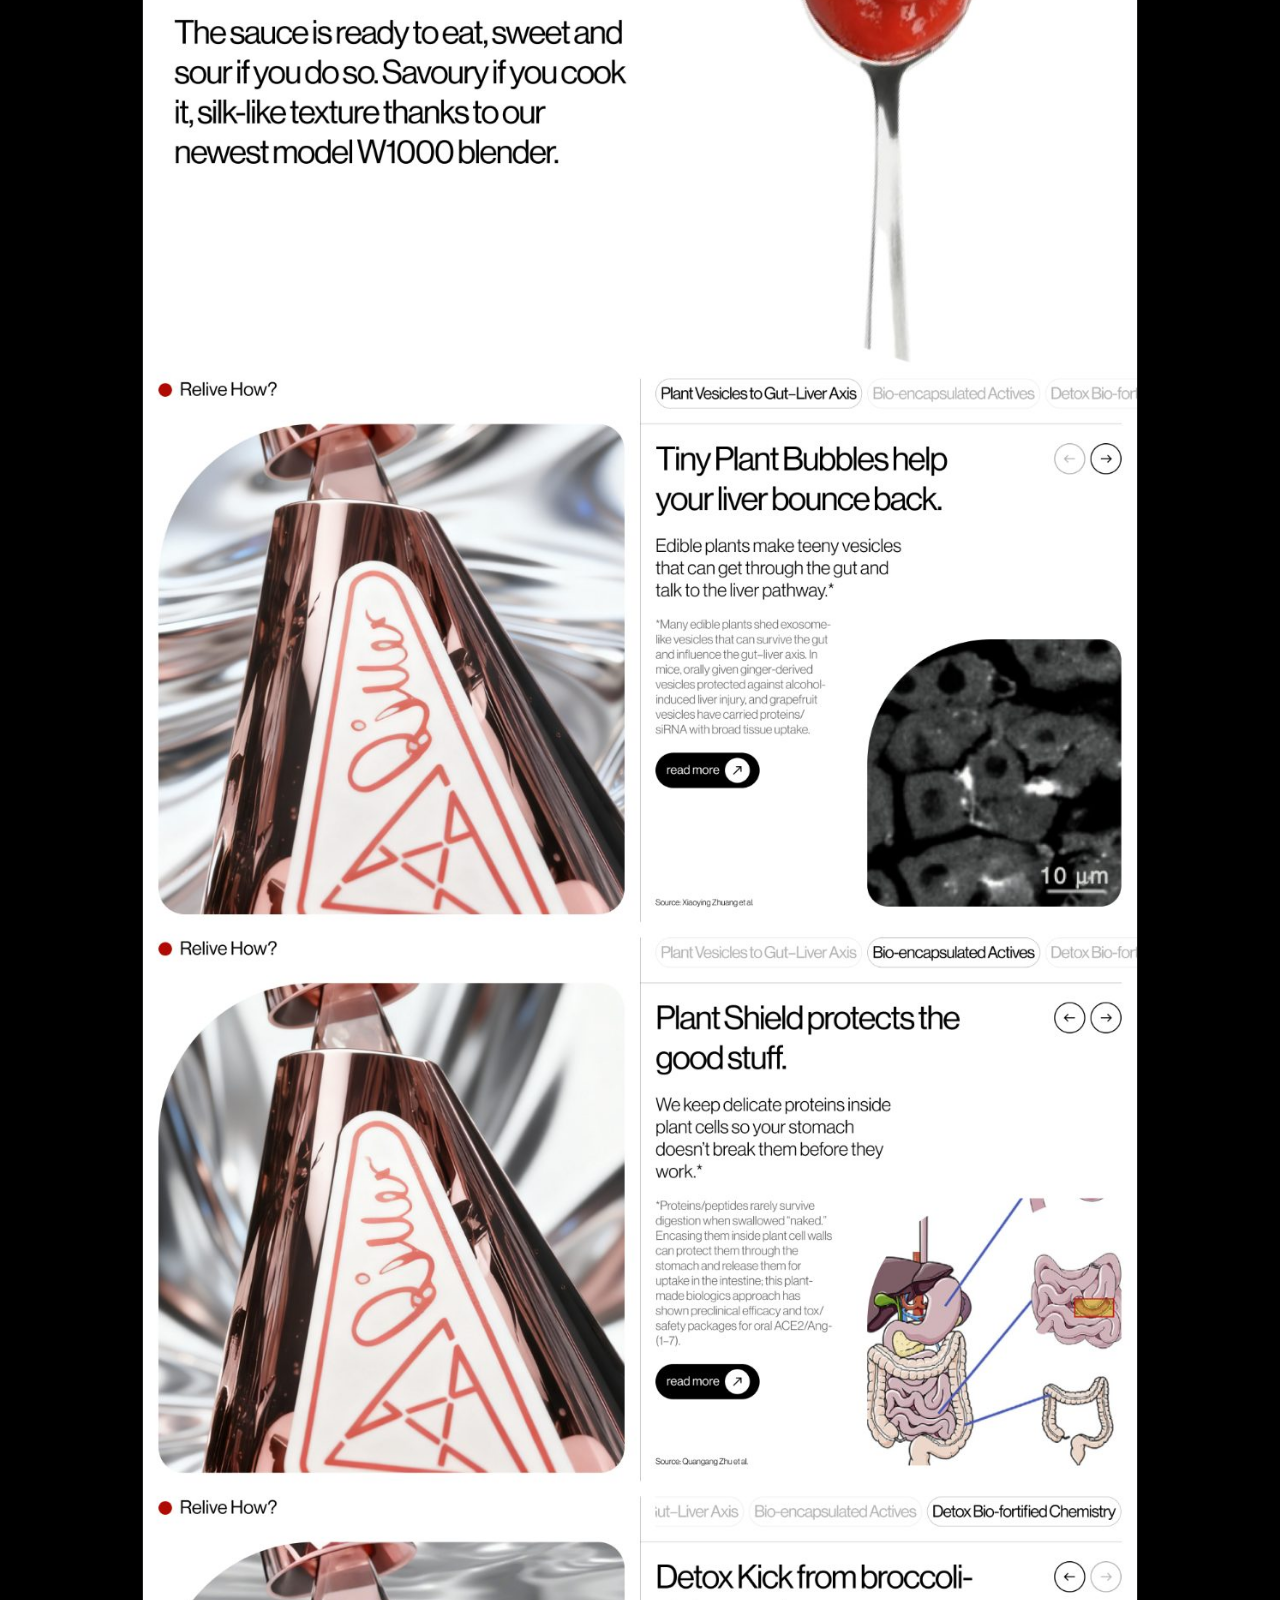
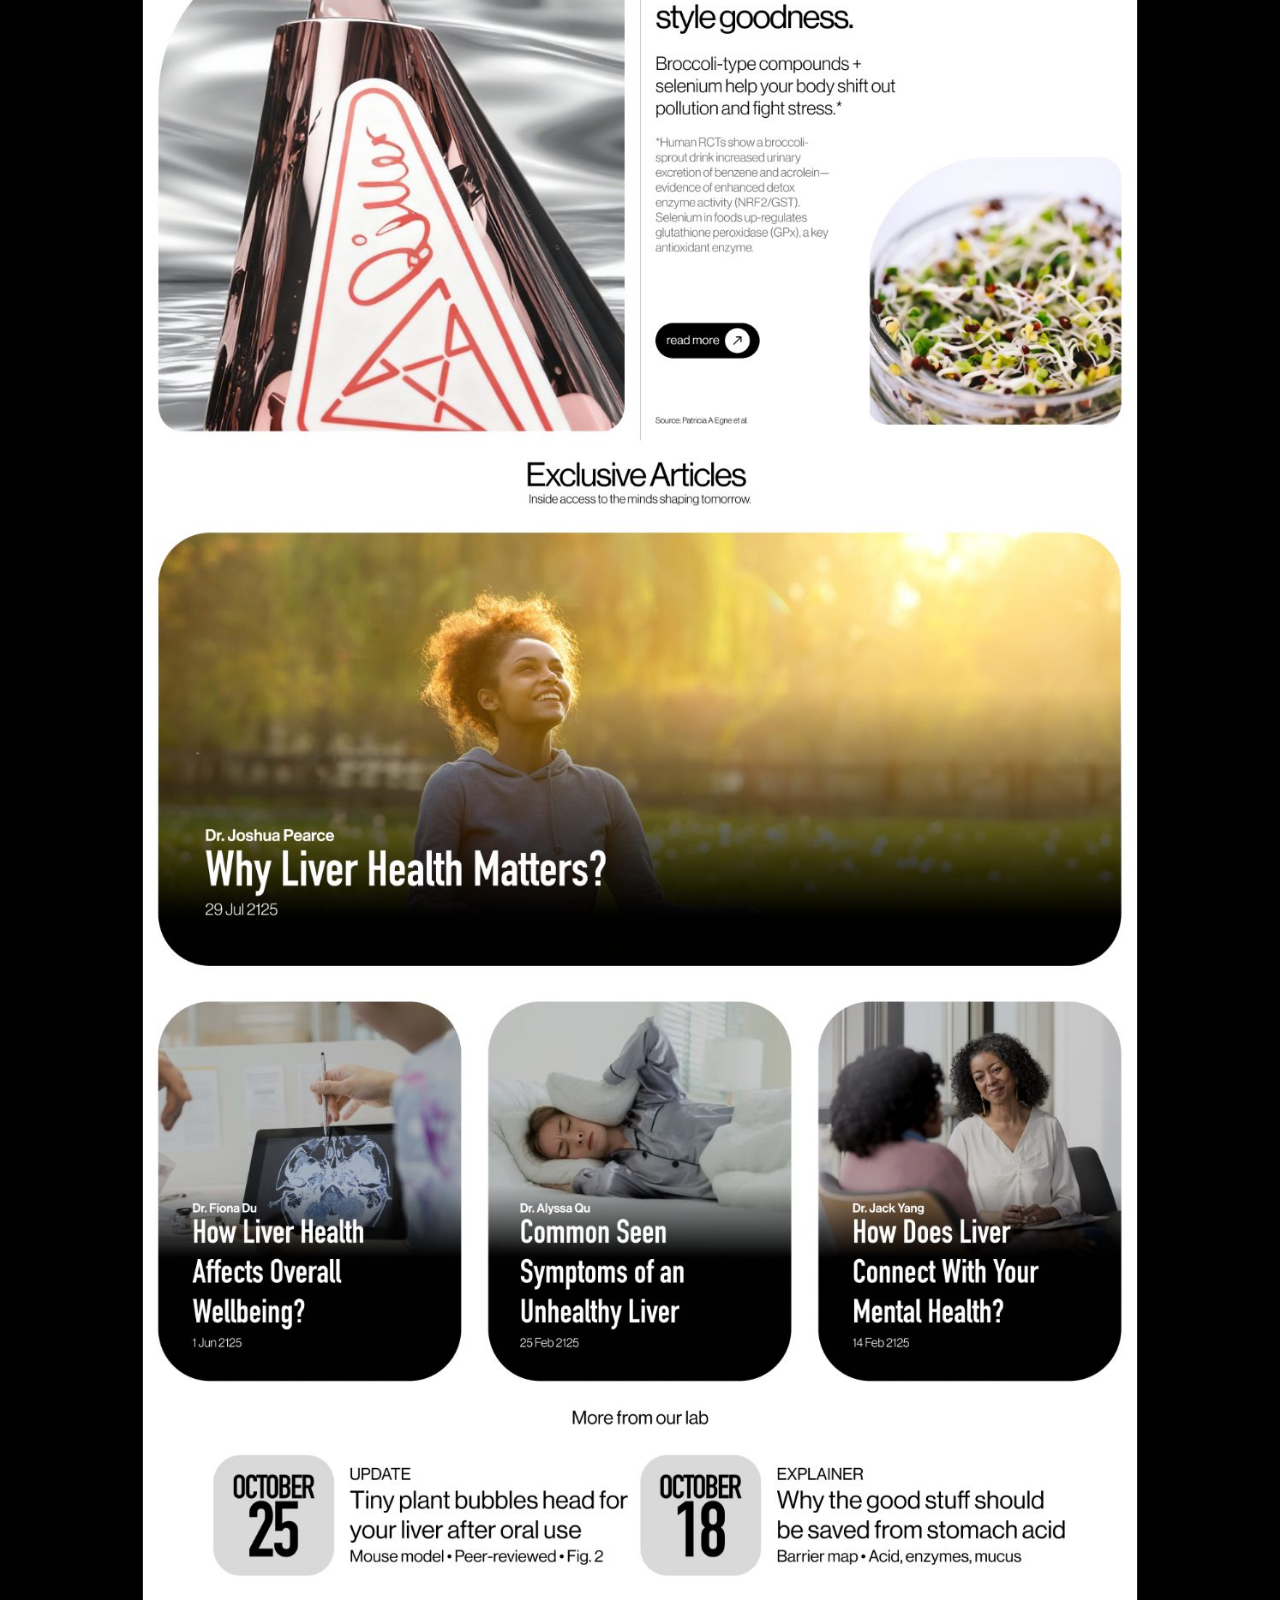
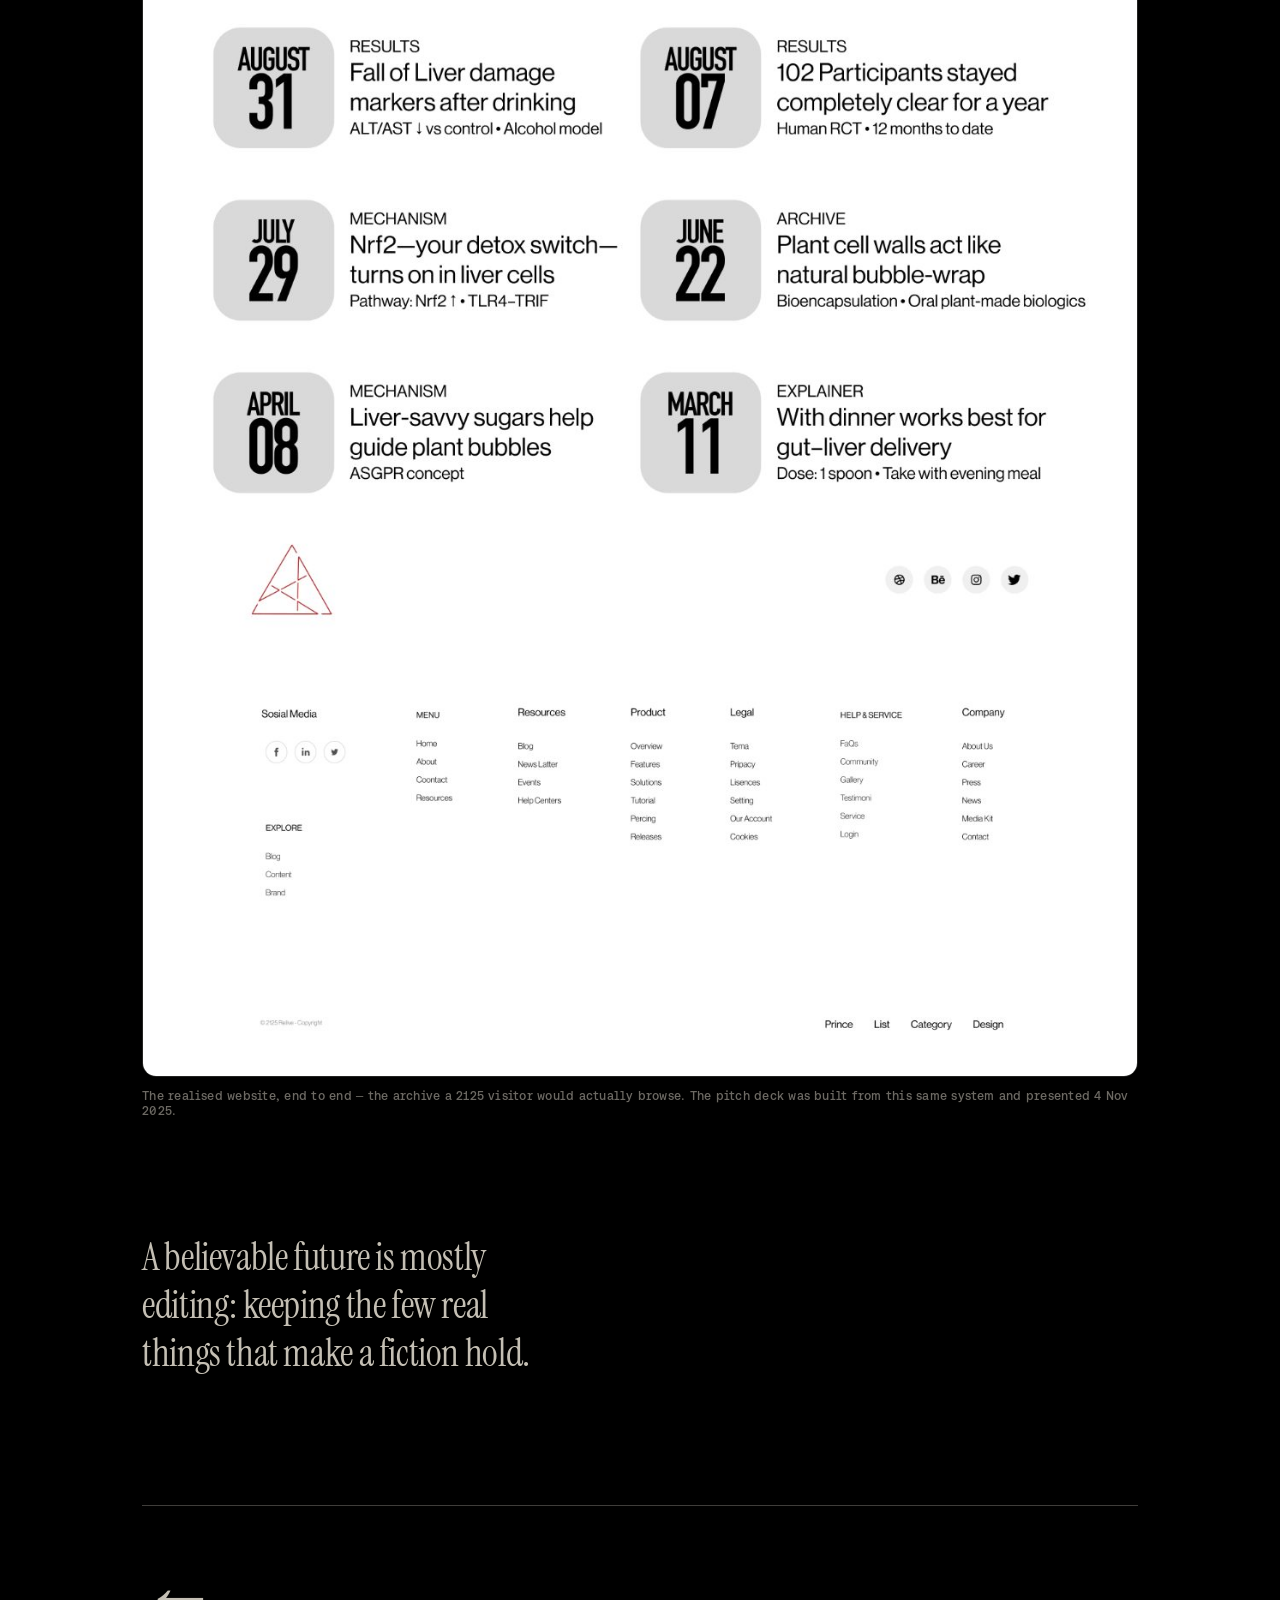
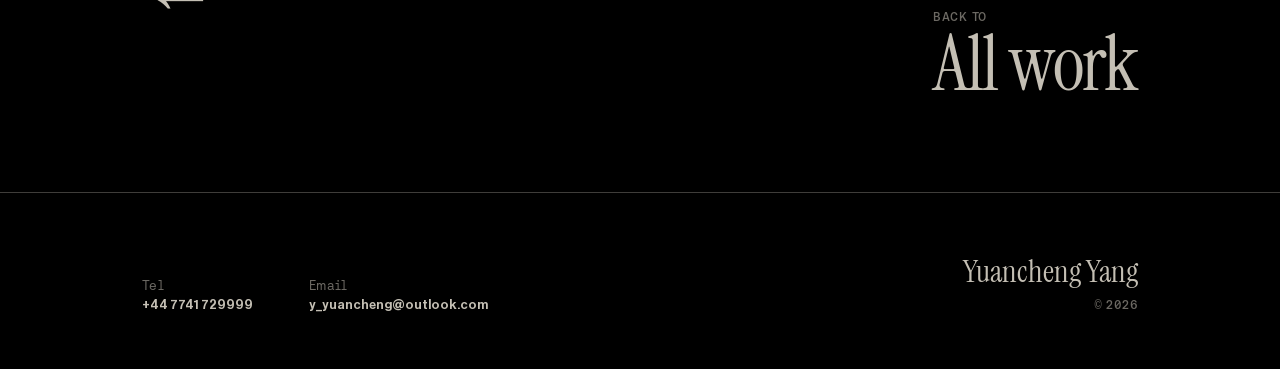
<file: projects/relive.html>
<!DOCTYPE html>
<html lang="en">
<head>
<meta charset="UTF-8" />
<meta name="viewport" content="width=device-width, initial-scale=1.0" />
<title>RELIVE — Yuancheng Yang</title>
<meta name="description" content="RELIVE / River Sauce — a speculative design project answering the 'What if?' brief. A 2125 supplement brand told through a navigable digital archive. Yuancheng (Jack) Yang led the website realisation, hero compositing and deck." />
<meta property="og:title" content="RELIVE — Yuancheng Yang" />
<meta property="og:description" content="Speculative Design — a 2125 supplement brand, realised as a navigable website archive." />
<link rel="icon" href="data:image/svg+xml,%3Csvg xmlns='http://www.w3.org/2000/svg' viewBox='0 0 32 32'%3E%3Crect width='32' height='32' fill='%23000'/%3E%3Ctext x='16' y='25' font-family='Georgia,serif' font-size='26' fill='%23c4bfb4' text-anchor='middle'%3EY%3C/text%3E%3C/svg%3E" />
<link rel="stylesheet" href="../styles.css" />
<link rel="stylesheet" href="../case.css" />
</head>
<body>

<header class="shell casetop" data-screen-label="case-top">
  <a class="back" href="../index.html"><span class="ar">←</span> Yuancheng Yang</a>
  <div class="foot__contact">
    <div class="contact-item"><span class="lbl">Tel</span><a href="tel:+447741729999">+44 7741 729999</a></div>
    <div class="contact-item"><span class="lbl">Email</span><a href="mailto:y_yuancheng@outlook.com">y_yuancheng@outlook.com</a></div>
  </div>
</header>

<main>
  <!-- ===== HERO ===== -->
  <section class="shell case-hero" data-screen-label="case-hero">
    <span class="eyebrow">Speculative Design · “What If?” brief</span>
    <h1 class="case-title">RELIVE</h1>
    <div class="case-meta">
      <dl><dt>Timeline</dt><dd>Sep – Nov 2025 · 6 weeks</dd></dl>
      <dl><dt>Discipline</dt><dd>Speculative Design · Brand &amp; Web Realisation</dd></dl>
      <dl><dt>Team</dt><dd>A cross-discipline collaborative project; individual roles detailed below</dd></dl>
      <dl><dt>My role</dt><dd>Website realisation · hero compositing · archive build · deck refinement</dd></dl>
      <dl><dt>Outcome</dt><dd>River Sauce, a navigable digital archive plus a final pitch deck</dd></dl>
    </div>
  </section>

  <!-- project hero visual -->
  <figure class="shell case-photo" data-screen-label="case-hero-img">
    <img src="../assets/rl/cover.jpg" alt="River Sauce hero visual — the chrome bottle resting on a pool of liquid metal, beneath the River Sauce wordmark and triangular mark" />
    <figcaption>River Sauce, the hero visual that opens the project.</figcaption>
  </figure>

  <div class="shell case-body">

    <!-- ===== OVERVIEW ===== -->
    <section class="csec" data-screen-label="sec-overview" style="border-top:none;margin-top:clamp(48px,6vw,90px);padding-top:0;">
      <div class="overview">
        <p class="hook">A “What If?” brief asked us to design for the year 2125. We answered with River Sauce, a supplement brand that claims to rebuild your liver, presented as if it had been part of everyday life for a century.</p>
        <p>The work is deliberately plausible rather than flashy. We borrowed just enough real research to make a fictional product believable, then staged it through the brand’s own website, a digital archive a visitor in 2125 might actually browse. Working as a team of five, my focus was the final realisation: compositing the hero image, building the website archive, and refining the pitch deck so the whole story held together.</p>
      </div>
      <div class="brandhead">2025 was for healthier guts, 2075 healthier livers.</div>
    </section>

    <!-- ===== ROLES ===== -->
    <section class="roles" data-screen-label="sec-roles">
      <div>
        <h3>Collaboration, listed in no particular order</h3>
        <ul>
          <li><b>Fiona Du</b><span>Illustration · 3D bottle modelling</span></li>
          <li><b>Tinu Ogunmefun</b><span>Graphic · campaign poster</span></li>
          <li><b>Yi (Alyssa) Qu</b><span>UX · research inputs</span></li>
          <li><b>Joshua Landell-Jackson</b><span>Art direction · concept framing</span></li>
        </ul>
      </div>
      <div class="mine">
        <h3>My contribution, Jack (UX)</h3>
        <p>Research synthesis and reference curation early on, then audience and rationale in the middle, then the archive structure and deck system at the end. That work came together in the hero compositing, the website archive build, and the final deck refinement.</p>
        <div class="tags">
          <span>Hero compositing</span><span>Web landing design</span><span>Archive build</span><span>Deck refinement</span>
        </div>
      </div>
    </section>

    <!-- ===== 01 FRAME ===== -->
    <article class="move" data-screen-label="sec-frame">
      <div class="move__head"><span class="move__n">01</span><h2 class="move__t">Frame the “what if?”</h2></div>
      <p class="move__d">We started from real signals: the history of the hamburger as a “new food”, what people reach for at the very edge of life, and a hundred mile diet forced by environmental collapse. Run through the Futures Cone, these settled our concept as a <em class="em">plausible</em> 2125 where human biology is upgraded to meet old desires.</p>
      <figure class="cfig">
        <img src="../assets/rl/p-frame.jpg" alt="Early research board — hamburger history, death-row meal, future products, availability argument, and Giant Veg surrealism leading to an imaginary food company" loading="lazy" />
        <figcaption>The edited research board: five reference threads converging on an imaginary food company.</figcaption>
      </figure>
    </article>

    <!-- ===== 02 PIVOT ===== -->
    <article class="move" data-screen-label="sec-pivot">
      <div class="move__head"><span class="move__n">02</span><h2 class="move__t">Pivot toward plausibility</h2></div>
      <p class="move__d">An early direction built the brand on a “hidden truth”, a flipped interface that exposed a darker reality. Tutor feedback challenged the logic, so we reframed the website as a genuine digital archive rather than a gimmick. The audience sharpened too: older drinkers who still click webpage links, care about their liver, and want one simple spoonful that works.</p>
      <figure class="cfig">
        <img src="../assets/rl/p-pivot.jpg" alt="Pivot and audience snapshot — discarded unethical direction, the tutor-driven pivot to a digital archive, rising non-drinking data, and a targeted audience profile" loading="lazy" />
        <figcaption>The pivot, and the audience it pointed us toward.</figcaption>
      </figure>
    </article>

    <!-- ===== 03 CREDIBLE ===== -->
    <article class="move" data-screen-label="sec-credible">
      <div class="move__head"><span class="move__n">03</span><h2 class="move__t">Borrow real science</h2></div>
      <p class="move__d">To make the fiction believable without making a literal medical claim, we borrowed three real mechanisms and retold them in brand language: plant cell bioencapsulation became <em class="em">Protect</em>, nanoparticles from edible plants became <em class="em">Deliver</em>, and detox markers from broccoli sprouts became <em class="em">Detox</em>. Each one turned into a “science behind” page in the archive.</p>
      <figure class="cfig">
        <img src="../assets/rl/p-credible.jpg" alt="Working plausibility — three columns titled Protect, Deliver and Does the Detox, each pairing a cited mechanism with a plain-language brand explanation" loading="lazy" />
        <figcaption>Three cited mechanisms, retold as Protect · Deliver · Detox.</figcaption>
      </figure>
    </article>

    <!-- ===== 04 BUILD THE HERO ===== -->
    <article class="move" data-screen-label="sec-build">
      <div class="move__head"><span class="move__n">04</span><h2 class="move__t">Build the hero image</h2></div>
      <p class="move__d">Starting from Fiona’s bottle model, I directed and composited the hero. I kept the tapered, slightly uncanny profile and the high gloss finish, then added a floating liquid metal background and shifted the bottle from upright to lying down. It was modelled in Blender and Cinema 4D and finished in Photoshop, the single image that sets the brand’s tone across the site and the deck.</p>
      <figure class="cfig">
        <img src="../assets/rl/p-build.jpg" alt="Hero image production — the kept qualities (shape, colour, texture) of Fiona's bottle model, plus the added floating liquid-metal background and perspective shift, beside the final composited renders" loading="lazy" />
        <figcaption>Hero compositing: what to keep from the model, what to add, and the final renders.</figcaption>
      </figure>
    </article>

    <!-- ===== 05 RESOLVE ===== -->
    <article class="move" data-screen-label="sec-resolve">
      <div class="move__head"><span class="move__n">05</span><h2 class="move__t">Resolve as an archive</h2></div>
      <p class="move__d">First we set a shared visual system: a type scale, spacing rules, and reusable components, so every page felt like one archive rather than a set of loose screens. Worldbuilding, product, and “science behind” pages then folded into a single experience a 2125 visitor could navigate, and I built the matching pitch deck from the same system so the story read consistently from landing page to final slide.</p>

      <figure class="cfig" data-screen-label="style-guide">
        <img src="../assets/rl/p-style.jpg" alt="The visual proposal style guide — Neue Haas Grotesk and DIN Condensed type scale, header sizes, spacing tokens, and button components" loading="lazy" />
        <figcaption>The shared system: type scale, spacing, and components that hold the archive together.</figcaption>
      </figure>

      <figure class="siteshot" data-screen-label="site-full">
        <img src="../assets/rl/site-full.jpg" alt="The full River Sauce website, top to bottom — wordmark and navigation, the brand headline, the chrome bottle hero, three science-behind cards, exclusive articles, and a dated lab archive" loading="lazy" />
        <figcaption>The realised website, end to end — the archive a 2125 visitor would actually browse. The pitch deck was built from this same system and presented 4 Nov 2025.</figcaption>
      </figure>
    </article>

    <!-- closing -->
    <p class="closing">A believable future is mostly editing: keeping the few real things that make a fiction hold.</p>

    <!-- back to homepage -->
    <a class="next next--back" href="../index.html" data-screen-label="back-home">
      <span class="ar">←</span>
      <span><span class="lbl">Back to</span><br><span class="ttl">All work</span></span>
    </a>
  </div>

  <footer class="shell foot" data-screen-label="footer">
    <div class="foot__contact">
      <div class="contact-item"><span class="lbl">Tel</span><a href="tel:+447741729999">+44 7741 729999</a></div>
      <div class="contact-item"><span class="lbl">Email</span><a href="mailto:y_yuancheng@outlook.com">y_yuancheng@outlook.com</a></div>
    </div>
    <div style="display:flex;flex-direction:column;gap:10px;align-items:flex-end;">
      <span class="foot__name">Yuancheng Yang</span>
      <span class="foot__copy">© 2026</span>
    </div>
  </footer>
</main>

<nav class="dock" aria-label="Quick contact">
  <a href="mailto:y_yuancheng@outlook.com">Email</a>
  <a href="tel:+447741729999">Call</a>
</nav>
</body>
</html>
</file>
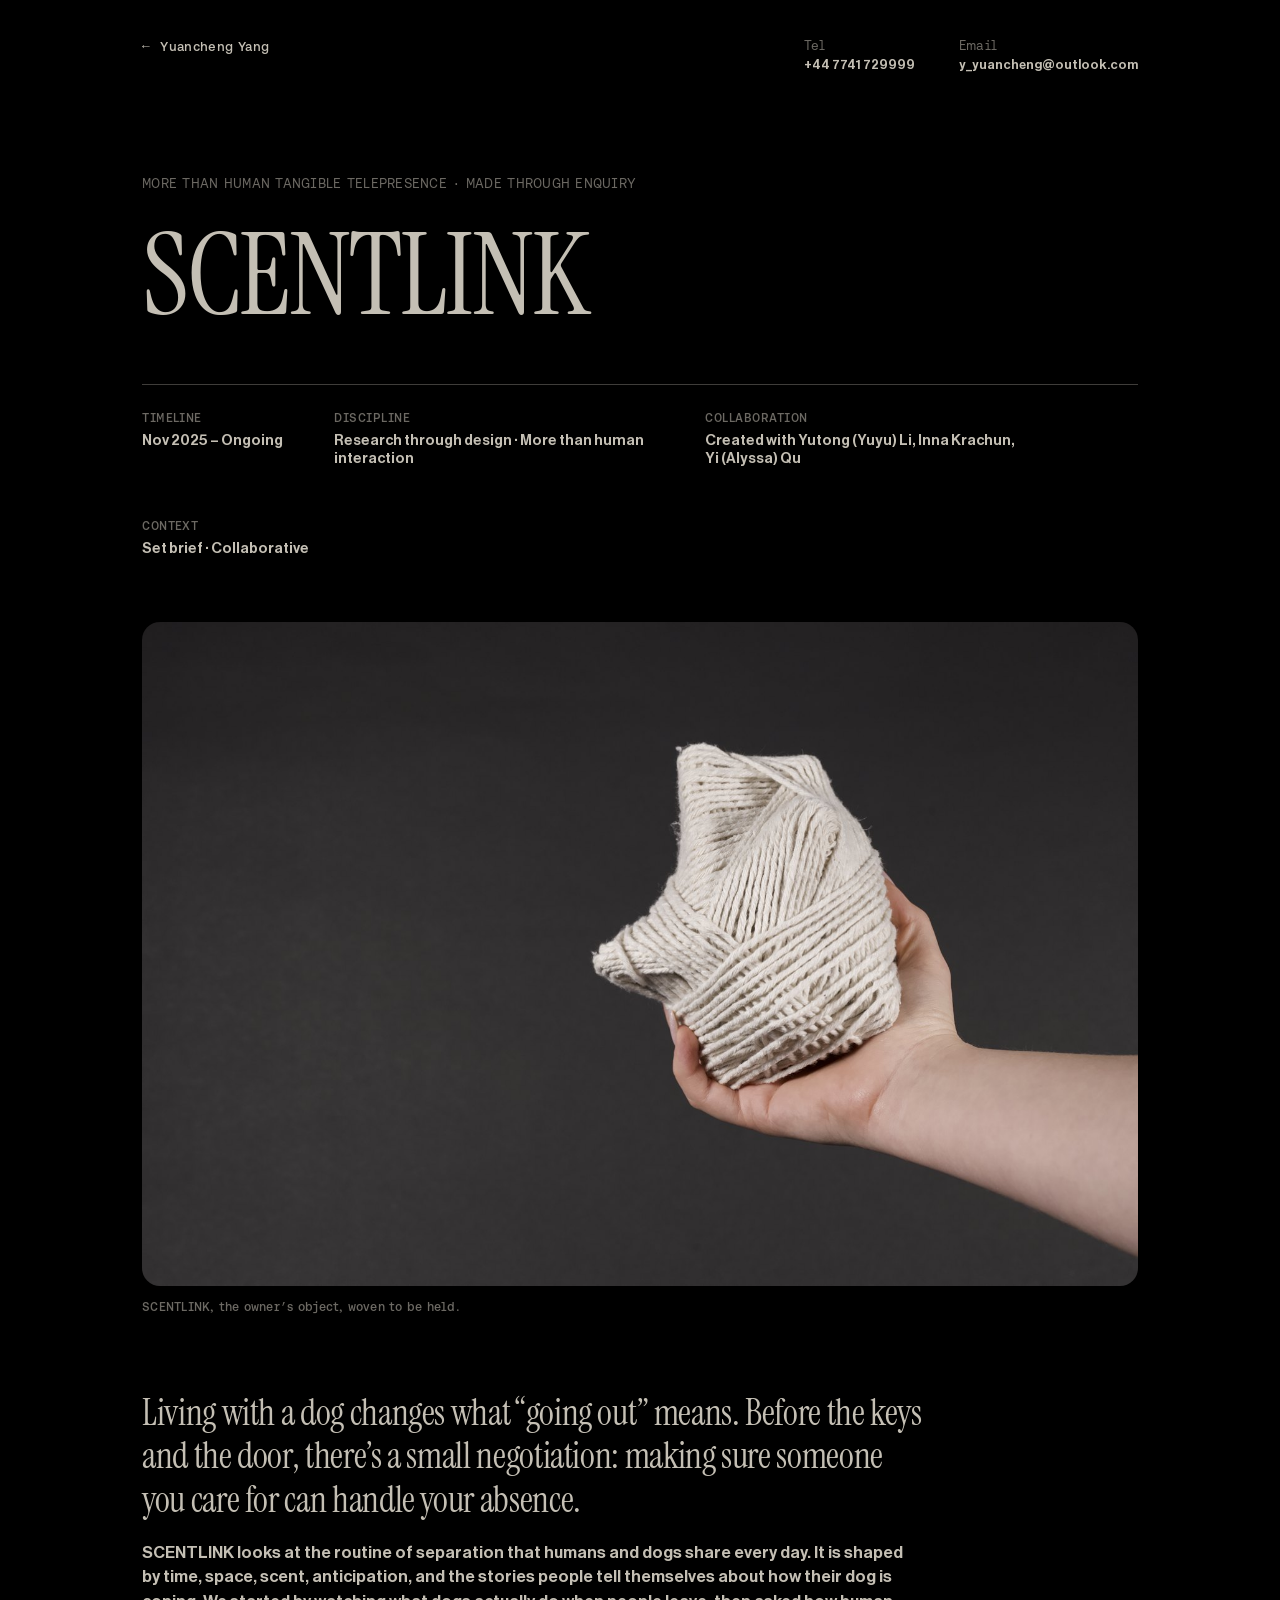
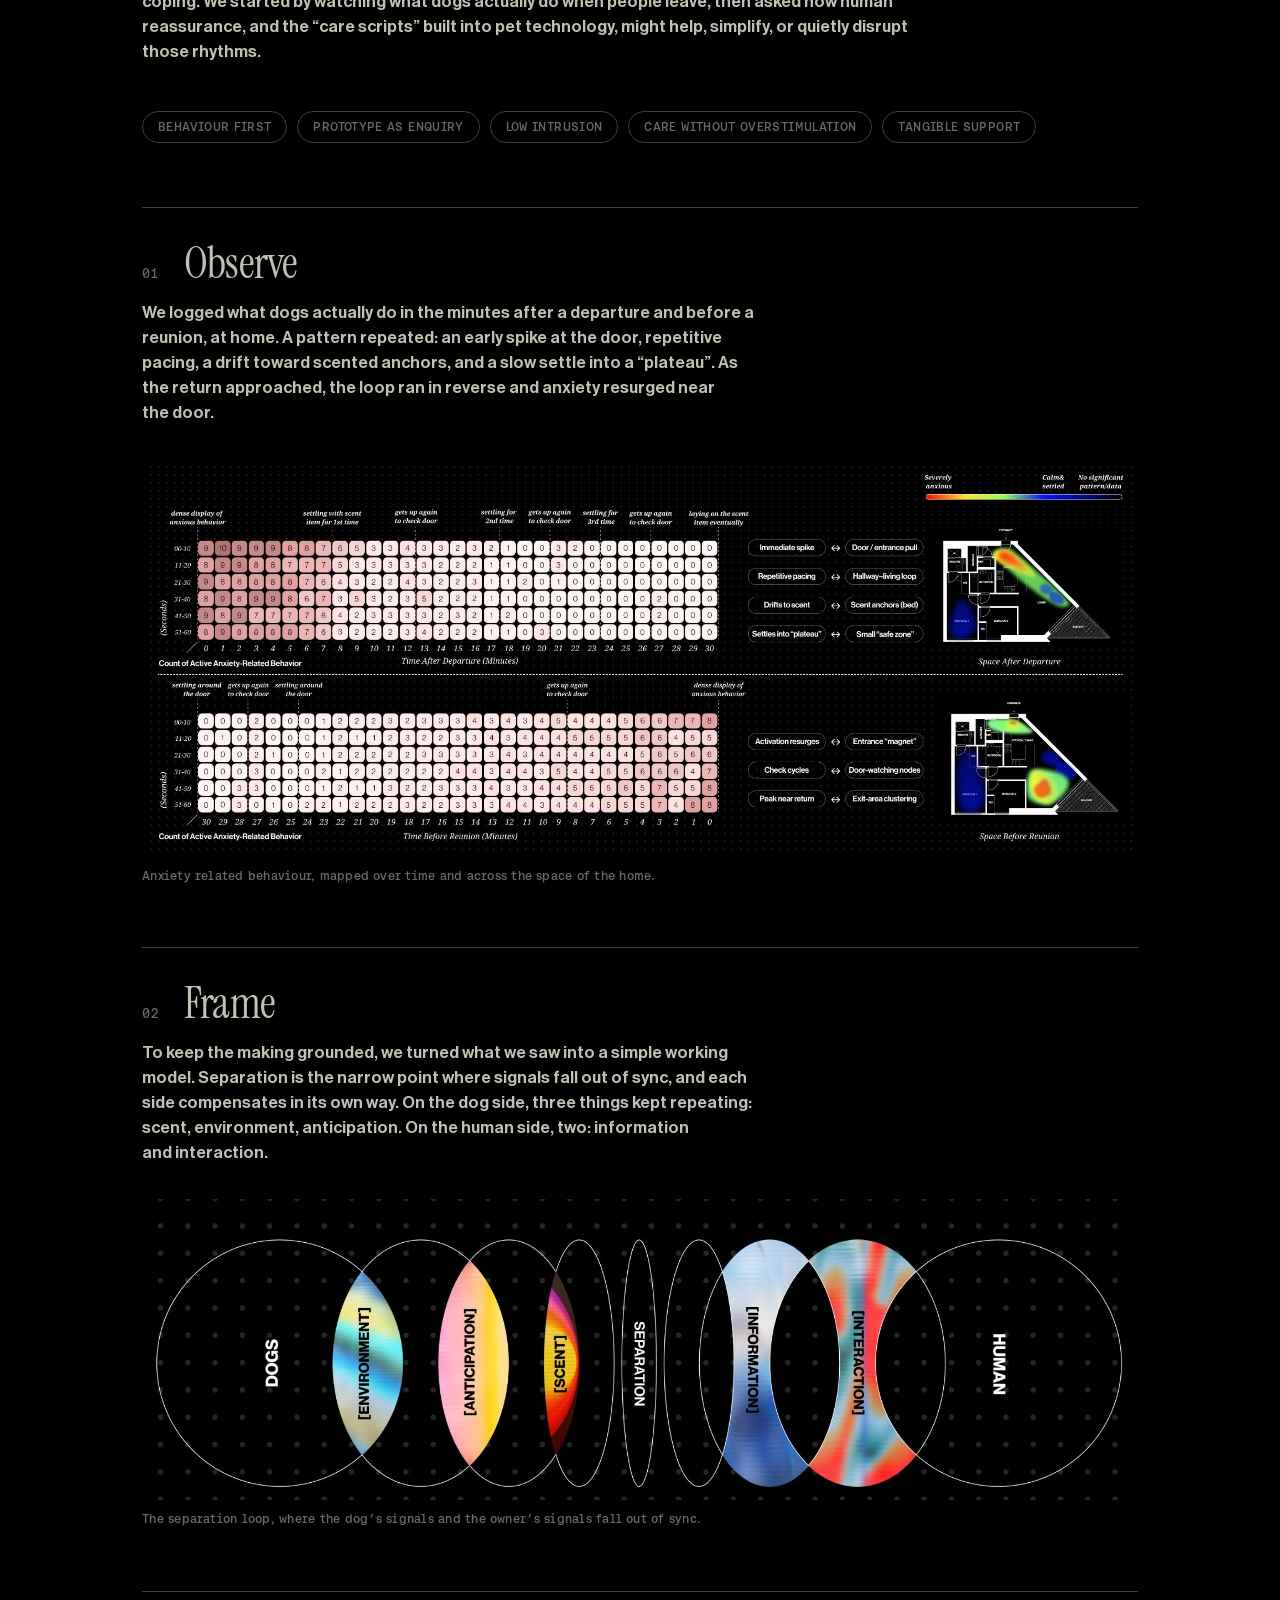
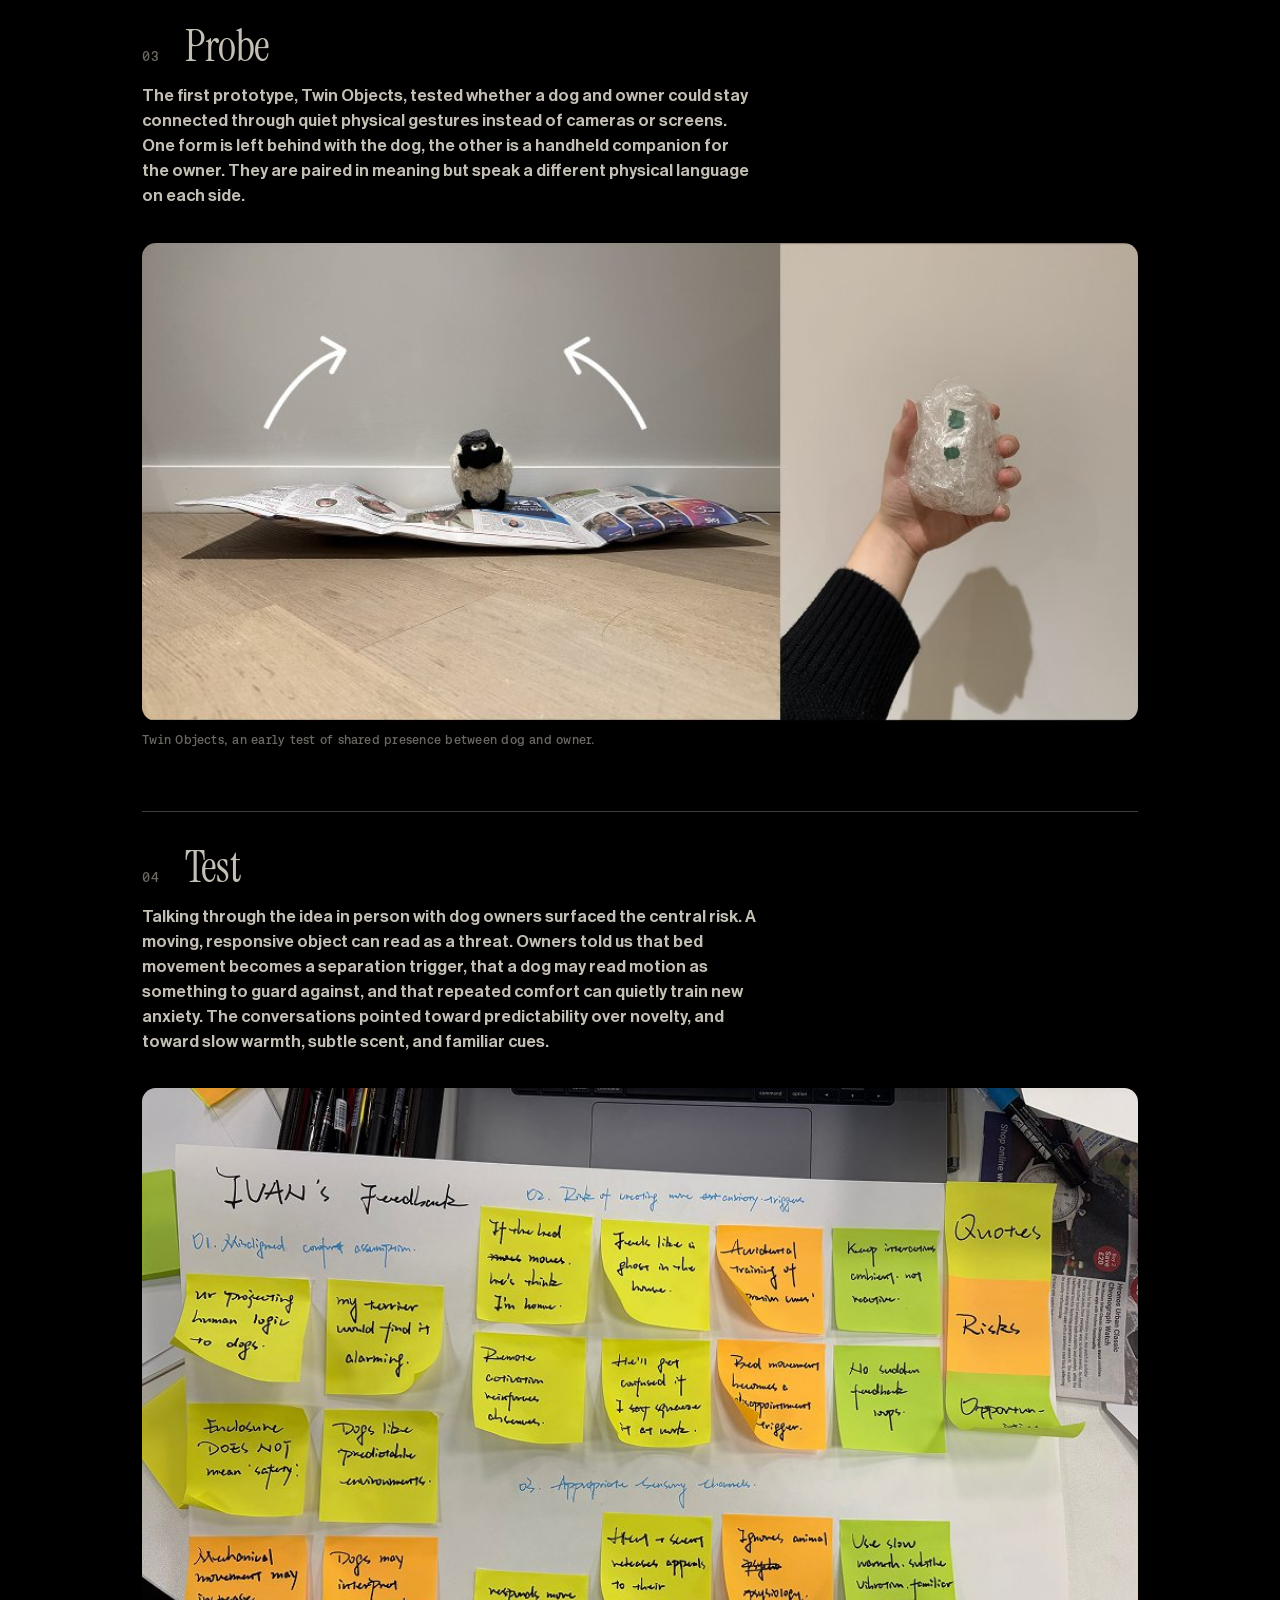
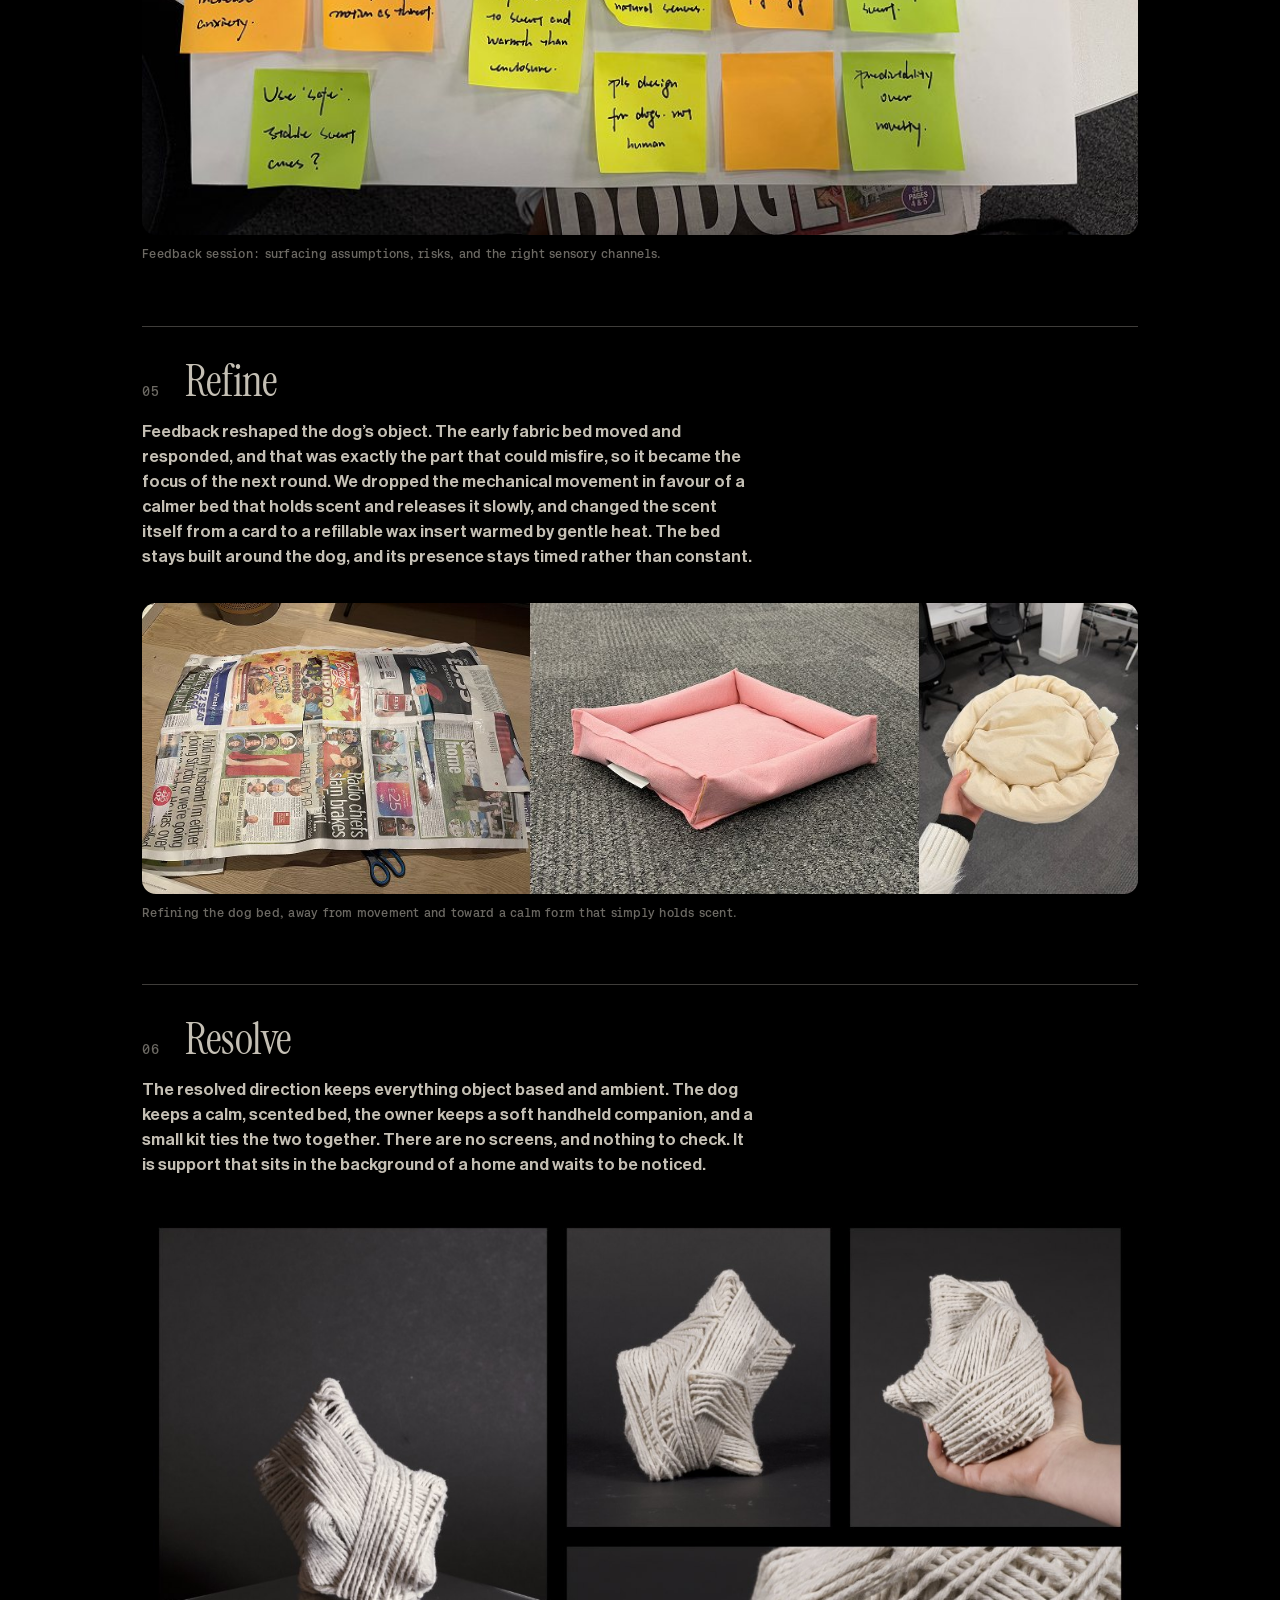
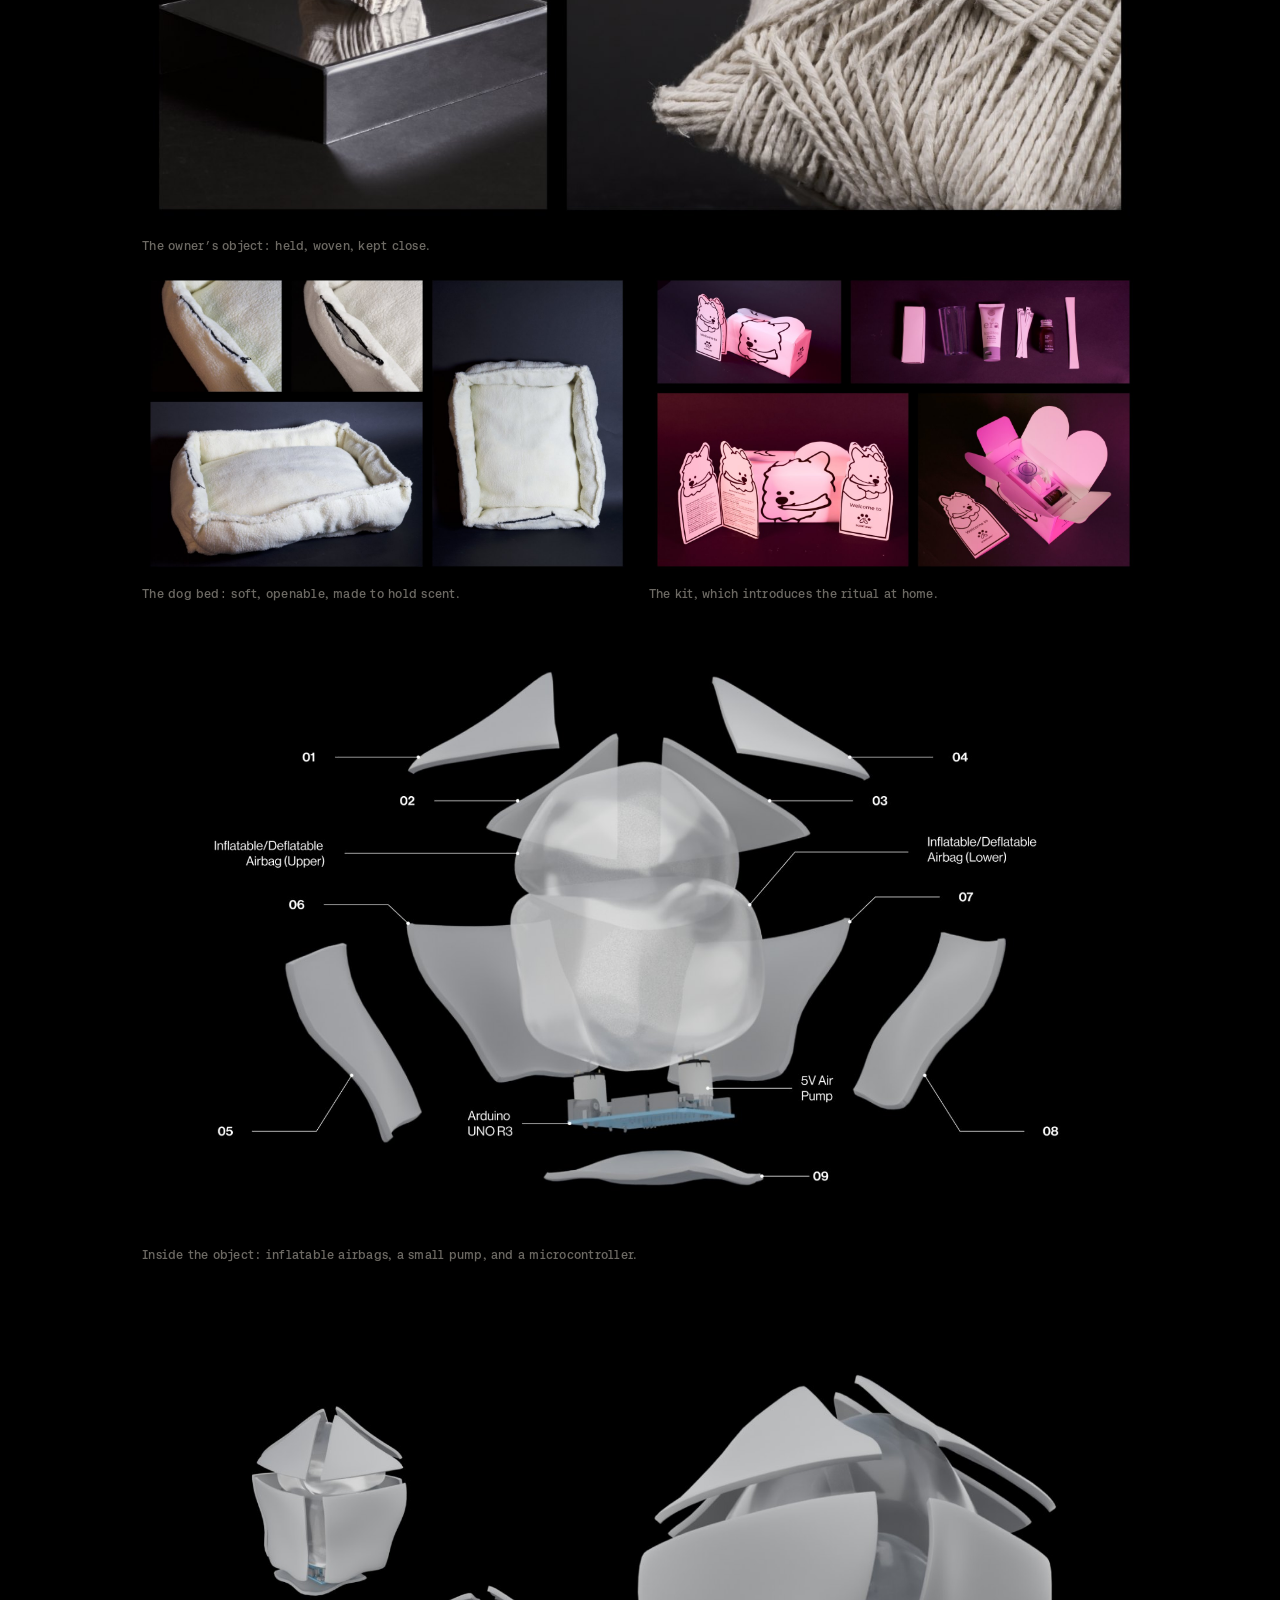
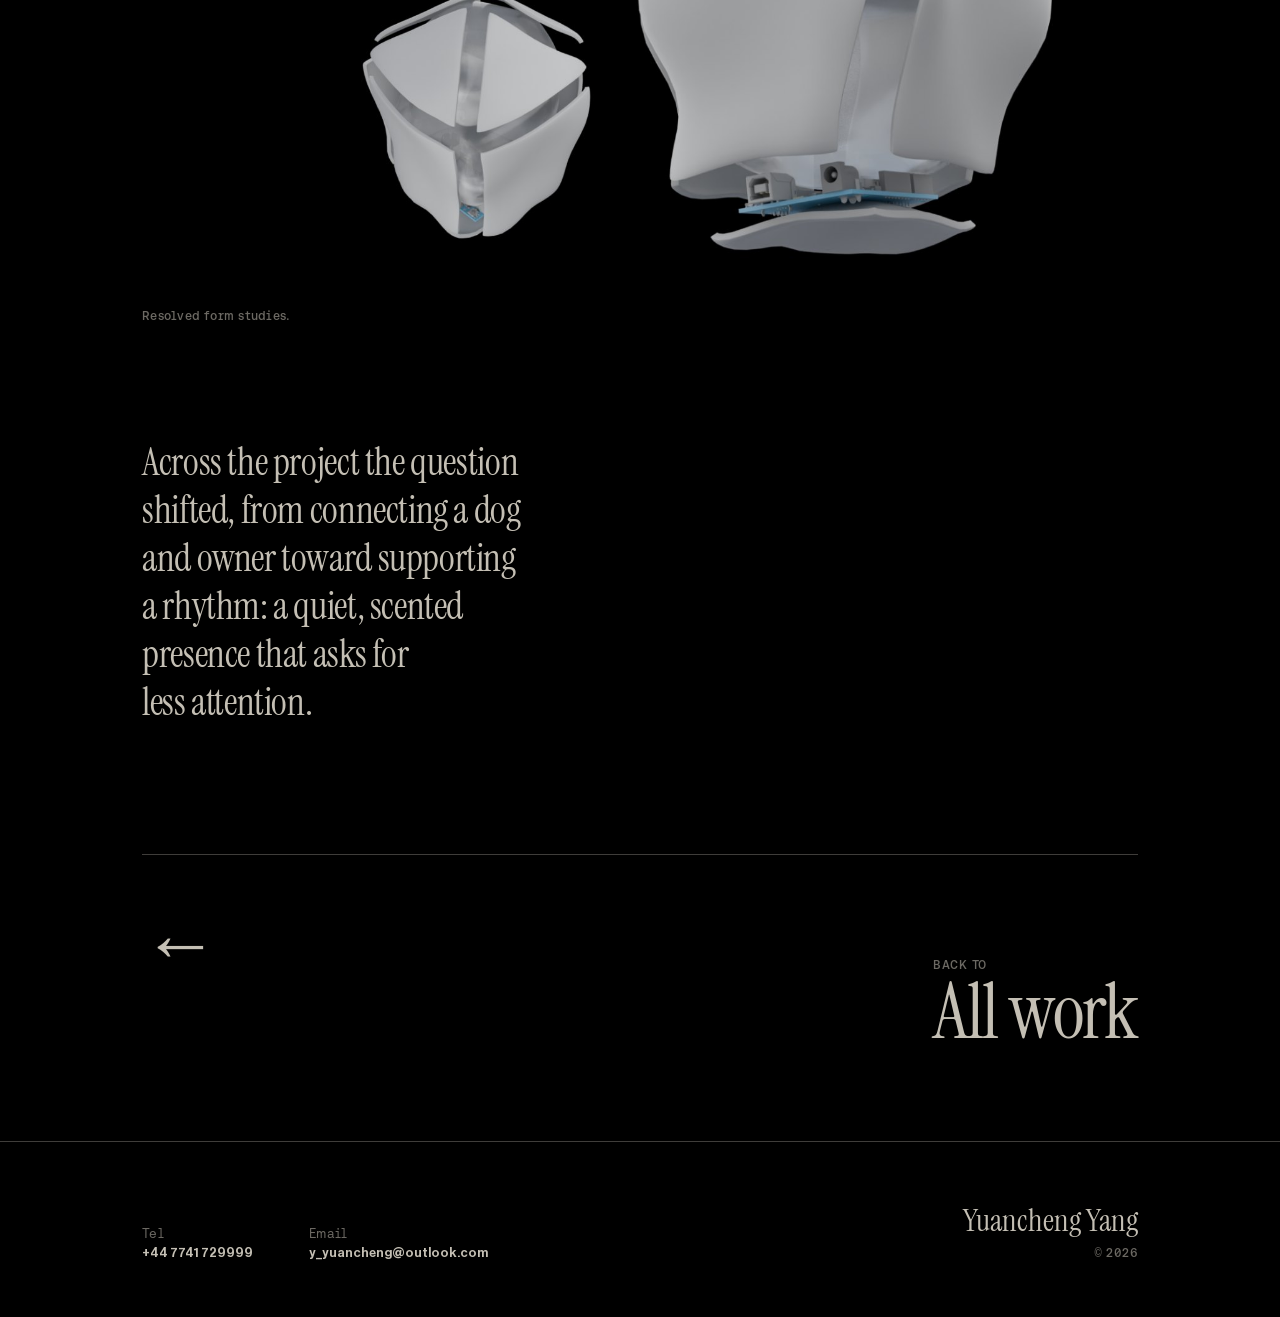
<file: projects/scentlink.html>
<!DOCTYPE html>
<html lang="en">
<head>
<meta charset="UTF-8" />
<meta name="viewport" content="width=device-width, initial-scale=1.0" />
<title>SCENTLINK — Yuancheng Yang</title>
<meta name="description" content="SCENTLINK — More-Than-Human Tangible Telepresence. A research-through-design enquiry into the shared routines of separation between humans and dogs." />
<meta property="og:title" content="SCENTLINK — Yuancheng Yang" />
<meta property="og:description" content="More-Than-Human Tangible Telepresence — the shared routines of separation between humans and dogs." />
<link rel="icon" href="data:image/svg+xml,%3Csvg xmlns='http://www.w3.org/2000/svg' viewBox='0 0 32 32'%3E%3Crect width='32' height='32' fill='%23000'/%3E%3Ctext x='16' y='25' font-family='Georgia,serif' font-size='26' fill='%23c4bfb4' text-anchor='middle'%3EY%3C/text%3E%3C/svg%3E" />
<link rel="stylesheet" href="../styles.css" />
<link rel="stylesheet" href="../case.css" />
</head>
<body>

<header class="shell casetop" data-screen-label="case-top">
  <a class="back" href="../index.html"><span class="ar">←</span> Yuancheng Yang</a>
  <div class="foot__contact">
    <div class="contact-item"><span class="lbl">Tel</span><a href="tel:+447741729999">+44 7741 729999</a></div>
    <div class="contact-item"><span class="lbl">Email</span><a href="mailto:y_yuancheng@outlook.com">y_yuancheng@outlook.com</a></div>
  </div>
</header>

<main>
  <!-- ===== HERO ===== -->
  <section class="shell case-hero" data-screen-label="case-hero">
    <span class="eyebrow">More than human tangible telepresence · made through enquiry</span>
    <h1 class="case-title">SCENTLINK</h1>
    <div class="case-meta">
      <dl><dt>Timeline</dt><dd>Nov 2025 – Ongoing</dd></dl>
      <dl><dt>Discipline</dt><dd>Research through design · More than human interaction</dd></dl>
      <dl><dt>Collaboration</dt><dd>Created with Yutong (Yuyu) Li, Inna Krachun, Yi (Alyssa) Qu</dd></dl>
      <dl><dt>Context</dt><dd>Set brief · Collaborative</dd></dl>
    </div>
  </section>

  <figure class="shell case-photo" data-screen-label="case-hero-img">
    <img src="../assets/sc/hero.jpg" alt="SCENTLINK — woven scent object held in the hand against a dark ground" />
    <figcaption>SCENTLINK, the owner’s object, woven to be held.</figcaption>
  </figure>

  <div class="shell case-body">

    <!-- ===== OVERVIEW ===== -->
    <section class="csec" data-screen-label="sec-overview" style="border-top:none;margin-top:clamp(48px,6vw,90px);padding-top:0;">
      <div class="overview">
        <p class="hook">Living with a dog changes what “going out” means. Before the keys and the door, there’s a small negotiation: making sure someone you care for can handle your absence.</p>
        <p>SCENTLINK looks at the routine of separation that humans and dogs share every day. It is shaped by time, space, scent, anticipation, and the stories people tell themselves about how their dog is coping. We started by watching what dogs actually do when people leave, then asked how human reassurance, and the “care scripts” built into pet technology, might help, simplify, or quietly disrupt those rhythms.</p>
      </div>
      <div class="quals" aria-label="Project qualities">
        <span>Behaviour first</span>
        <span>Prototype as enquiry</span>
        <span>Low intrusion</span>
        <span>Care without overstimulation</span>
        <span>Tangible support</span>
      </div>
    </section>

    <!-- ===== 01 OBSERVE ===== -->
    <article class="move" data-screen-label="sec-observe">
      <div class="move__head"><span class="move__n">01</span><h2 class="move__t">Observe</h2></div>
      <p class="move__d">We logged what dogs actually do in the minutes after a departure and before a reunion, at home. A pattern repeated: an early spike at the door, repetitive pacing, a drift toward scented anchors, and a slow settle into a “plateau”. As the return approached, the loop ran in reverse and anxiety resurged near the door.</p>
      <figure class="cfig">
        <img src="../assets/sc/observe.jpg" alt="Heatmaps of active anxiety-related behaviour over time, with spatial hotspot maps of the home" loading="lazy" />
        <figcaption>Anxiety related behaviour, mapped over time and across the space of the home.</figcaption>
      </figure>
    </article>

    <!-- ===== 02 FRAME ===== -->
    <article class="move" data-screen-label="sec-frame">
      <div class="move__head"><span class="move__n">02</span><h2 class="move__t">Frame</h2></div>
      <p class="move__d">To keep the making grounded, we turned what we saw into a simple working model. Separation is the narrow point where signals fall out of sync, and each side compensates in its own way. On the dog side, three things kept repeating: scent, environment, anticipation. On the human side, two: information and interaction.</p>
      <figure class="cfig">
        <img src="../assets/sc/frame.jpg" alt="The separation loop diagram — dog-side variables (environment, anticipation, scent) and human-side variables (information, interaction)" loading="lazy" />
        <figcaption>The separation loop, where the dog’s signals and the owner’s signals fall out of sync.</figcaption>
      </figure>
    </article>

    <!-- ===== 03 PROBE ===== -->
    <article class="move" data-screen-label="sec-probe">
      <div class="move__head"><span class="move__n">03</span><h2 class="move__t">Probe</h2></div>
      <p class="move__d">The first prototype, Twin Objects, tested whether a dog and owner could stay connected through quiet physical gestures instead of cameras or screens. One form is left behind with the dog, the other is a handheld companion for the owner. They are paired in meaning but speak a different physical language on each side.</p>
      <figure class="cfig">
        <img src="../assets/sc/probe.jpg" alt="Twin Objects prototype — a leave-behind form for the dog and a handheld companion for the owner" loading="lazy" />
        <figcaption>Twin Objects, an early test of shared presence between dog and owner.</figcaption>
      </figure>
    </article>

    <!-- ===== 04 TEST ===== -->
    <article class="move" data-screen-label="sec-test">
      <div class="move__head"><span class="move__n">04</span><h2 class="move__t">Test</h2></div>
      <p class="move__d">Talking through the idea in person with dog owners surfaced the central risk. A moving, responsive object can read as a threat. Owners told us that bed movement becomes a separation trigger, that a dog may read motion as something to guard against, and that repeated comfort can quietly train new anxiety. The conversations pointed toward predictability over novelty, and toward slow warmth, subtle scent, and familiar cues.</p>
      <figure class="cfig">
        <img src="../assets/sc/test.jpg" alt="Feedback board of sticky notes from a think-aloud session, grouped into assumptions, risks, and sensory channels" loading="lazy" />
        <figcaption>Feedback session: surfacing assumptions, risks, and the right sensory channels.</figcaption>
      </figure>
    </article>

    <!-- ===== 05 REFINE ===== -->
    <article class="move" data-screen-label="sec-refine">
      <div class="move__head"><span class="move__n">05</span><h2 class="move__t">Refine</h2></div>
      <p class="move__d">Feedback reshaped the dog’s object. The early fabric bed moved and responded, and that was exactly the part that could misfire, so it became the focus of the next round. We dropped the mechanical movement in favour of a calmer bed that holds scent and releases it slowly, and changed the scent itself from a card to a refillable wax insert warmed by gentle heat. The bed stays built around the dog, and its presence stays timed rather than constant.</p>
      <figure class="cfig">
        <img src="../assets/sc/refine.jpg" alt="Dog bed iterations — newspaper study, early pink fabric bed, and a softer cushioned bed" loading="lazy" />
        <figcaption>Refining the dog bed, away from movement and toward a calm form that simply holds scent.</figcaption>
      </figure>
    </article>

    <!-- ===== 06 RESOLVE ===== -->
    <article class="move" data-screen-label="sec-resolve">
      <div class="move__head"><span class="move__n">06</span><h2 class="move__t">Resolve</h2></div>
      <p class="move__d">The resolved direction keeps everything object based and ambient. The dog keeps a calm, scented bed, the owner keeps a soft handheld companion, and a small kit ties the two together. There are no screens, and nothing to check. It is support that sits in the background of a home and waits to be noticed.</p>

      <div class="gallery" data-screen-label="outcome-gallery">
        <figure class="full">
          <img src="../assets/sc/out-object.jpg" alt="The resolved human-side object — a woven form on a mirrored plinth, shown from several angles" loading="lazy" />
          <figcaption>The owner’s object: held, woven, kept close.</figcaption>
        </figure>
        <figure>
          <img src="../assets/sc/out-bed.jpg" alt="The dog bed — a soft, openable, scent-holding cushion" loading="lazy" />
          <figcaption>The dog bed: soft, openable, made to hold scent.</figcaption>
        </figure>
        <figure>
          <img src="../assets/sc/out-kit.jpg" alt="The SCENTLINK kit box and welcome cards with onboarding contents" loading="lazy" />
          <figcaption>The kit, which introduces the ritual at home.</figcaption>
        </figure>
        <figure class="full">
          <img src="../assets/sc/out-exploded.jpg" alt="Exploded view of the human-side object — inflatable airbags, 5V air pump, and Arduino" loading="lazy" />
          <figcaption>Inside the object: inflatable airbags, a small pump, and a microcontroller.</figcaption>
        </figure>
        <figure class="full">
          <img src="../assets/sc/out-renders.jpg" alt="Resolved form studies of the human-side object" loading="lazy" />
          <figcaption>Resolved form studies.</figcaption>
        </figure>
      </div>
    </article>

    <!-- closing -->
    <p class="closing">Across the project the question shifted, from connecting a dog and owner toward supporting a rhythm: a quiet, scented presence that asks for less attention.</p>

    <!-- back to homepage -->
    <a class="next next--back" href="../index.html" data-screen-label="back-home">
      <span class="ar">←</span>
      <span><span class="lbl">Back to</span><br><span class="ttl">All work</span></span>
    </a>
  </div>

  <footer class="shell foot" data-screen-label="footer">
    <div class="foot__contact">
      <div class="contact-item"><span class="lbl">Tel</span><a href="tel:+447741729999">+44 7741 729999</a></div>
      <div class="contact-item"><span class="lbl">Email</span><a href="mailto:y_yuancheng@outlook.com">y_yuancheng@outlook.com</a></div>
    </div>
    <div style="display:flex;flex-direction:column;gap:10px;align-items:flex-end;">
      <span class="foot__name">Yuancheng Yang</span>
      <span class="foot__copy">© 2026</span>
    </div>
  </footer>
</main>

<nav class="dock" aria-label="Quick contact">
  <a href="mailto:y_yuancheng@outlook.com">Email</a>
  <a href="tel:+447741729999">Call</a>
</nav>
</body>
</html>
</file>
<file: styles.css>
/* ============================================================
   Yuancheng Yang — portfolio
   Shared styles, tokens & type system
   ============================================================ */

/* --- Self-hosted licensed fonts (no external dependency) --- */
@font-face {
  font-family: "Instrument Serif";
  src: url("fonts/InstrumentSerif-Regular.ttf") format("truetype");
  font-weight: 400; font-style: normal; font-display: swap;
}
@font-face {
  font-family: "Instrument Serif";
  src: url("fonts/InstrumentSerif-Italic.ttf") format("truetype");
  font-weight: 400; font-style: italic; font-display: swap;
}
@font-face {
  font-family: "Neue Haas Display";
  src: url("fonts/NeueHaasDisplay-Light.ttf") format("truetype");
  font-weight: 300; font-style: normal; font-display: swap;
}
@font-face {
  font-family: "Neue Haas Display";
  src: url("fonts/NeueHaasDisplay-Roman.ttf") format("truetype");
  font-weight: 400; font-style: normal; font-display: swap;
}
@font-face {
  font-family: "Neue Haas Display";
  src: url("fonts/NeueHaasDisplay-Medium.ttf") format("truetype");
  font-weight: 500; font-style: normal; font-display: swap;
}
@font-face {
  font-family: "Neue Haas Display";
  src: url("fonts/NeueHaasDisplay-Bold.ttf") format("truetype");
  font-weight: 700; font-style: normal; font-display: swap;
}
@font-face {
  font-family: "Aeonik Fono";
  src: url("fonts/AeonikFono-Regular.otf") format("opentype");
  font-weight: 400; font-style: normal; font-display: swap;
}
@font-face {
  font-family: "Aeonik Fono";
  src: url("fonts/AeonikFono-Medium.otf") format("opentype");
  font-weight: 500; font-style: normal; font-display: swap;
}
@font-face {
  font-family: "Noto Serif";
  src: url("fonts/NotoSerif-SemiBold.ttf") format("truetype");
  font-weight: 600; font-style: normal; font-display: swap;
}

:root {
  /* palette pulled directly from the Figma file */
  --bg: #000000;
  --fg: #c4bfb4;              /* warm beige — primary text */
  --fg-dim: rgba(196, 191, 180, 0.55);
  --fg-faint: rgba(196, 191, 180, 0.32);
  --line: rgba(196, 191, 180, 0.9);
  --panel: #d9d9d9;          /* image placeholder grey */
  --hero-veil: rgba(217, 217, 217, 0.5);

  /* type stacks — self-hosted licensed faces */
  --serif: "Instrument Serif", ui-serif, Georgia, "Times New Roman", serif;
  --grotesk: "Neue Haas Display", "Helvetica Neue", Helvetica, Arial, sans-serif;
  --mono: "Aeonik Fono", ui-monospace, "SF Mono", Menlo, monospace;

  /* fluid horizontal page margin: 160px on a 1440 canvas */
  --gutter: clamp(20px, 11.1vw, 160px);
  --maxw: 1440px;
}

* { box-sizing: border-box; }

html { -webkit-text-size-adjust: 100%; overflow-x: clip; }

body {
  margin: 0;
  background: var(--bg);
  color: var(--fg);
  font-family: var(--grotesk);
  font-weight: 500;
  -webkit-font-smoothing: antialiased;
  text-rendering: optimizeLegibility;
  overflow-x: clip;
}

::selection { background: var(--fg); color: #000; }

a { color: inherit; text-decoration: none; }

/* inline text hyperlinks (bio, news) — visibly underlined, jumps out to the site */
.ilink {
  text-decoration: underline;
  text-decoration-thickness: 2px;
  text-underline-offset: 3px;
  text-decoration-color: var(--fg-dim);
  transition: text-decoration-color .2s, opacity .2s;
}
.ilink:hover { text-decoration-color: var(--fg); opacity: .75; }

img { display: block; max-width: 100%; }

.shell {
  max-width: var(--maxw);
  margin: 0 auto;
  padding-inline: var(--gutter);
}

/* --- shared label / mono treatments --- */
.eyebrow {
  font-family: var(--mono);
  font-weight: 400;
  font-size: clamp(12px, 1.05vw, 16px);
  letter-spacing: 0.02em;
  text-transform: uppercase;
  color: var(--fg);
}

.hrule {
  height: 0;
  border: none;
  border-top: 1px solid var(--line);
  margin: 0;
}

/* reduced motion */
@media (prefers-reduced-motion: reduce) {
  * { animation: none !important; transition: none !important; }
}

/* ============================================================
   Shared site chrome — contact items, footer, mobile dock
   (used by home + every case-study page)
   ============================================================ */
.contact-item { display: flex; flex-direction: column; gap: 4px; }
.contact-item .lbl { font-family: var(--mono); font-weight: 400; font-size: 13px; color: var(--fg-dim); letter-spacing: .02em; }
.contact-item a { font-size: clamp(13px, 1vw, 15px); transition: opacity .2s; }
.contact-item a:hover { opacity: .6; }

.foot {
  border-top: 1px solid var(--fg-faint);
  padding-block: clamp(40px, 5vw, 72px) clamp(40px, 5vw, 64px);
  display: flex; flex-wrap: wrap; gap: 32px 64px;
  align-items: flex-end; justify-content: space-between;
}
.foot__contact { display: flex; flex-wrap: wrap; gap: 28px 56px; }
.foot__name { font-family: var(--serif); font-size: clamp(24px, 2.4vw, 34px); line-height: 1; text-align: right; }
.foot__copy { font-family: var(--mono); font-size: 12px; color: var(--fg-dim); letter-spacing: .03em; }

.dock { display: none; }

@media (max-width: 760px) {
  .foot { padding-bottom: 110px; }
  .dock {
    display: grid; grid-template-columns: 1fr 1fr;
    position: fixed; left: 0; right: 0; bottom: 0; z-index: 40;
    background: rgba(0,0,0,.82);
    backdrop-filter: blur(14px); -webkit-backdrop-filter: blur(14px);
    border-top: 1px solid var(--fg-faint);
  }
  .dock a {
    padding: 16px 8px; text-align: center;
    font-family: var(--mono); font-size: 13px; letter-spacing: .04em;
    text-transform: uppercase; color: var(--fg);
    display: flex; align-items: center; justify-content: center; gap: 8px;
  }
  .dock a:first-child { border-right: 1px solid var(--fg-faint); }
  .dock a:active { background: rgba(196,191,180,.1); }
}
</file>
<file: case.css>
/* ============================================================
   Case-study page styles  (loads after styles.css)
   ============================================================ */

/* top bar with back link */
.casetop {
  display: flex; align-items: flex-start; justify-content: space-between;
  gap: 24px; padding-top: clamp(24px, 3vw, 40px); flex-wrap: wrap;
}
.back {
  display: inline-flex; align-items: center; gap: 10px;
  font-family: var(--mono); font-size: clamp(12px, 1vw, 15px);
  letter-spacing: .03em; color: var(--fg); transition: opacity .2s;
}
.back:hover { opacity: .6; }
.back .ar { transition: transform .25s; }
.back:hover .ar { transform: translateX(-4px); }
.casetop .foot__contact { gap: 24px 44px; }

/* hero */
.case-hero { padding-top: clamp(48px, 8vw, 120px); }
.case-hero .eyebrow { display: block; margin-bottom: clamp(18px, 2.4vw, 30px); color: var(--fg-dim); }
.case-title {
  font-family: var(--serif); font-weight: 400;
  font-size: clamp(52px, 9vw, 138px); line-height: .92;
  letter-spacing: -0.02em; margin: 0; text-wrap: balance;
}
.case-meta {
  display: flex; flex-wrap: wrap; gap: clamp(28px, 4vw, 72px);
  margin-top: clamp(36px, 4.4vw, 64px);
  padding-top: clamp(20px, 2vw, 28px);
  border-top: 1px solid var(--fg-faint);
}
.case-meta dl { margin: 0; display: flex; flex-direction: column; gap: 7px; }
.case-meta dt { font-family: var(--mono); font-size: 12px; letter-spacing: .04em; text-transform: uppercase; color: var(--fg-dim); }
.case-meta dd { margin: 0; font-size: clamp(14px, 1.15vw, 17px); font-weight: 500; max-width: 32ch; }

/* full-bleed hero image */
.case-figure {
  width: 100vw; position: relative; left: 50%; transform: translateX(-50%);
  margin-top: clamp(40px, 5vw, 80px);
}
.case-figure .frame {
  margin: 0 auto; max-width: var(--maxw);
  padding-inline: var(--gutter);
}
.case-figure .frame img {
  width: 100%; border-radius: 20px; display: block;
  aspect-ratio: 16 / 9; object-fit: cover; background: var(--panel);
}
.case-figure figcaption {
  max-width: var(--maxw); margin: 14px auto 0; padding-inline: var(--gutter);
  font-family: var(--mono); font-size: 12px; color: var(--fg-dim); letter-spacing: .02em;
}

/* centered object hero (for a square, dark-background photo) */
.case-object {
  margin-top: clamp(40px, 5vw, 84px);
  display: flex; flex-direction: column; align-items: center;
}
.case-object img {
  width: min(620px, 100%); height: auto; display: block; border-radius: 18px;
}
.case-object figcaption {
  font-family: var(--mono); font-size: 12px; color: var(--fg-dim);
  letter-spacing: .02em; margin: 16px 0 0; text-align: center;
}

/* compact process "moves" — action-led, visual-first */
.move { border-top: 1px solid var(--fg-faint); padding-top: clamp(24px, 2.6vw, 38px); margin-top: clamp(44px, 5vw, 76px); }
.move__head { display: flex; align-items: baseline; gap: clamp(16px, 2vw, 28px); flex-wrap: wrap; }
.move__n { font-family: var(--mono); font-size: 13px; letter-spacing: .06em; color: var(--fg-dim); }
.move__t { font-family: var(--serif); font-weight: 400; font-size: clamp(26px, 3.4vw, 46px); line-height: 1; letter-spacing: -0.02em; margin: 0; }
.move__d { font-size: clamp(15px, 1.3vw, 19px); line-height: 1.5; max-width: 56ch; margin: 16px 0 0; color: var(--fg); text-wrap: pretty; }

/* real image figures inside a move / section */
.cfig { margin: clamp(22px, 2.6vw, 36px) 0 0; }
.cfig img { width: 100%; height: auto; display: block; border-radius: 14px; }
.cfig figcaption,
.gallery figcaption { font-family: var(--mono); font-size: 12px; color: var(--fg-dim); letter-spacing: .02em; margin-top: 12px; }

/* hero image, full content width (dark-background photo blends into page) */
.case-photo { margin-top: clamp(40px, 5vw, 84px); }
.case-photo img { width: 100%; height: auto; display: block; border-radius: 18px; }
.case-photo figcaption { font-family: var(--mono); font-size: 12px; color: var(--fg-dim); letter-spacing: .02em; margin-top: 14px; }

/* full-length website capture — full content width, matching the figures above */
.siteshot { margin: clamp(26px, 3vw, 44px) 0 0; }
.siteshot img {
  width: 100%; height: auto; display: block; border-radius: 14px;
  border: 1px solid rgba(196,191,180,.18);
}
.siteshot figcaption {
  font-family: var(--mono); font-size: 12px; color: var(--fg-dim);
  letter-spacing: .02em; margin-top: 12px;
}

/* outcome gallery — mixed sizes */
.gallery { display: grid; grid-template-columns: 1fr 1fr; gap: clamp(12px, 1.4vw, 20px); margin-top: clamp(22px, 2.6vw, 36px); }
.gallery figure { margin: 0; }
.gallery img { width: 100%; height: auto; display: block; border-radius: 14px; }
.gallery .full { grid-column: 1 / -1; }

/* back-to-home link (replaces next-project) */
.next--back { justify-content: flex-start; gap: clamp(16px, 2.5vw, 40px); }
.next--back .ar { transition: transform .25s; }
.next--back:hover .ar { transform: translateX(-6px); }

/* closing pull-quote */
.closing {
  font-family: var(--serif); font-weight: 400; font-size: clamp(24px, 3vw, 42px);
  line-height: 1.25; letter-spacing: -0.01em; max-width: 24ch;
  margin: clamp(72px, 9vw, 128px) 0 0; text-wrap: pretty;
}

@media (max-width: 760px) {
  .gallery { grid-template-columns: 1fr; }
}

/* brand headline — the website's own opening line, set as a pull-quote */
.brandhead {
  font-family: var(--grotesk); font-weight: 700;
  font-size: clamp(30px, 5.2vw, 76px); line-height: 1.02; letter-spacing: -0.02em;
  margin: clamp(30px, 4vw, 58px) 0 0; max-width: 17ch; text-wrap: balance;
}

/* roles / collaboration credit */
.roles {
  display: grid; grid-template-columns: 1fr 1fr; gap: clamp(28px, 4vw, 72px);
  border-top: 1px solid var(--fg-faint); margin-top: clamp(40px, 5vw, 76px);
  padding-top: clamp(26px, 2.8vw, 40px);
}
.roles h3 { font-family: var(--mono); font-weight: 400; font-size: 12px; letter-spacing: .06em; text-transform: uppercase; color: var(--fg-dim); margin: 0 0 18px; }
.roles ul { list-style: none; margin: 0; padding: 0; display: flex; flex-direction: column; gap: 12px; }
.roles li { display: flex; justify-content: space-between; gap: 18px; font-size: clamp(14px, 1.15vw, 17px); line-height: 1.4; border-bottom: 1px solid var(--fg-faint); padding-bottom: 12px; }
.roles li:last-child { border-bottom: none; padding-bottom: 0; }
.roles li b { font-weight: 500; }
.roles li span { color: var(--fg-dim); text-align: right; max-width: 22ch; }
.roles .mine p { margin: 0; font-size: clamp(15px, 1.3vw, 19px); line-height: 1.5; text-wrap: pretty; }
.roles .mine .tags { display: flex; flex-wrap: wrap; gap: 8px; margin-top: 18px; }
.roles .mine .tags span { font-family: var(--mono); font-size: 11px; letter-spacing: .03em; text-transform: uppercase; color: var(--fg-dim); border: 1px solid var(--fg-faint); border-radius: 999px; padding: 7px 13px; }

@media (max-width: 760px) {
  .roles { grid-template-columns: 1fr; gap: 28px; }
}

/* prose body */
.prose { max-width: 680px; margin-top: clamp(56px, 7vw, 104px); }
.prose .lead {
  font-size: clamp(20px, 2.1vw, 30px); line-height: 1.32; font-weight: 500;
  letter-spacing: -0.01em; margin: 0 0 clamp(40px, 4vw, 64px);
  text-wrap: pretty;
}
.prose h2 {
  font-family: var(--mono); font-weight: 400; font-size: 14px;
  letter-spacing: .05em; text-transform: uppercase; color: var(--fg-dim);
  margin: clamp(40px, 4vw, 60px) 0 16px;
}
.prose p { margin: 0 0 1.1em; font-size: clamp(15px, 1.2vw, 18px); line-height: 1.62; }

/* editable placeholder block */
.fill {
  border: 1px dashed var(--fg-faint); border-radius: 14px;
  padding: clamp(20px, 2.4vw, 32px);
  color: var(--fg-dim); font-family: var(--mono); font-size: 13px;
  line-height: 1.6; letter-spacing: .01em;
}
.fill b { color: var(--fg); font-weight: 500; }

/* image placeholder slot (striped) */
.slot {
  border-radius: 16px; aspect-ratio: 16 / 9; margin: clamp(24px,3vw,40px) 0;
  background:
    repeating-linear-gradient(45deg, rgba(196,191,180,.05) 0 12px, rgba(196,191,180,.02) 12px 24px),
    var(--bg);
  border: 1px solid var(--fg-faint);
  display: grid; place-items: center; text-align: center;
}
.slot span { font-family: var(--mono); font-size: 12px; color: var(--fg-dim); letter-spacing: .04em; text-transform: uppercase; padding: 0 20px; }

/* next project */
.next {
  display: flex; align-items: baseline; justify-content: space-between; gap: 24px;
  border-top: 1px solid var(--fg-faint);
  margin-top: clamp(80px, 10vw, 150px); padding: clamp(28px, 3vw, 44px) 0 clamp(60px, 7vw, 96px);
  transition: opacity .2s;
}
.next:hover { opacity: .65; }
.next .lbl { font-family: var(--mono); font-size: 12px; letter-spacing: .04em; text-transform: uppercase; color: var(--fg-dim); }
.next .ttl { font-family: var(--serif); font-size: clamp(34px, 6vw, 84px); line-height: 1; letter-spacing: -0.02em; }
.next .ar { font-family: var(--serif); font-size: clamp(34px, 6vw, 84px); }

@media (max-width: 760px) {
  .case-figure .frame img { aspect-ratio: 4 / 3; }
  .casetop { gap: 16px; }
  .next { flex-direction: column; gap: 6px; }
  .next .ar { display: none; }
}

/* ============================================================
   Long-form case study components
   ============================================================ */

/* overview / lead block */
.overview { max-width: 780px; margin-top: clamp(48px, 6vw, 90px); display: flex; flex-direction: column; gap: 1.1em; }
.overview .hook {
  font-family: var(--serif); font-weight: 400;
  font-size: clamp(24px, 2.8vw, 40px); line-height: 1.22; letter-spacing: -0.01em;
  margin: 0; text-wrap: pretty;
}
.overview p { margin: 0; font-size: clamp(16px, 1.3vw, 20px); line-height: 1.5; text-wrap: pretty; }

/* qualities tag strip */
.quals { display: flex; flex-wrap: wrap; gap: 10px; margin-top: clamp(30px, 3.6vw, 52px); }
.quals span {
  font-family: var(--mono); font-size: 12px; letter-spacing: .03em; text-transform: uppercase;
  color: var(--fg-dim); border: 1px solid var(--fg-faint); border-radius: 999px; padding: 8px 15px;
}

/* numbered section */
.csec { border-top: 1px solid var(--fg-faint); padding-top: clamp(26px, 2.8vw, 40px); margin-top: clamp(72px, 9vw, 128px); }
.csec__num { font-family: var(--mono); font-size: 13px; letter-spacing: .06em; color: var(--fg-dim); display: block; margin-bottom: 16px; }
.csec__title { font-family: var(--serif); font-weight: 400; font-size: clamp(30px, 4.6vw, 64px); line-height: 1; letter-spacing: -0.02em; margin: 0; text-wrap: balance; }
.csec__sub { font-size: clamp(15px, 1.35vw, 20px); line-height: 1.45; color: var(--fg); max-width: 56ch; margin: 18px 0 0; text-wrap: pretty; }
.csec__body { margin-top: clamp(28px, 3.2vw, 48px); }

/* prose column */
.col { max-width: 680px; display: flex; flex-direction: column; gap: 1.05em; }
.col p { margin: 0; font-size: clamp(15px, 1.2vw, 18px); line-height: 1.62; }
.col p .em, .col p strong { color: var(--fg); font-weight: 500; }

.minilabel { font-family: var(--mono); font-size: 12px; letter-spacing: .05em; text-transform: uppercase; color: var(--fg-dim); margin: clamp(30px, 3.4vw, 44px) 0 14px; display: block; }

/* framing question */
.qline {
  font-family: var(--serif); font-weight: 400; font-size: clamp(22px, 2.6vw, 36px);
  line-height: 1.26; letter-spacing: -0.01em; max-width: 22ch; margin: clamp(28px, 3vw, 44px) 0;
  text-wrap: pretty;
}

/* stat tiles */
.stats { display: grid; grid-template-columns: repeat(3, 1fr); gap: clamp(12px, 1.4vw, 20px); margin: clamp(26px, 3vw, 40px) 0; }
.stat { border: 1px solid var(--fg-faint); border-radius: 16px; padding: clamp(18px, 2vw, 28px); display: flex; flex-direction: column; gap: 10px; }
.stat b { font-family: var(--serif); font-weight: 400; font-size: clamp(30px, 3.8vw, 52px); line-height: .95; letter-spacing: -0.01em; }
.stat span { font-size: 13px; line-height: 1.45; color: var(--fg-dim); }

/* mapping list (term → outcome) */
.maps { display: flex; flex-direction: column; margin: clamp(22px, 2.6vw, 34px) 0; }
.maps .row { display: grid; grid-template-columns: 1fr 28px 1fr; gap: clamp(14px, 2vw, 28px); align-items: baseline; padding: clamp(14px, 1.5vw, 19px) 0; border-top: 1px solid var(--fg-faint); }
.maps .row:last-child { border-bottom: 1px solid var(--fg-faint); }
.maps .a { font-weight: 500; font-size: clamp(14px, 1.15vw, 17px); }
.maps .arr { color: var(--fg-dim); text-align: center; }
.maps .b { color: var(--fg-dim); font-size: clamp(14px, 1.15vw, 17px); }

/* bullet / shift list */
.blist { list-style: none; padding: 0; margin: clamp(18px, 2.2vw, 28px) 0; }
.blist li { display: grid; grid-template-columns: 30px 1fr; gap: 14px; padding: clamp(15px, 1.6vw, 20px) 0; border-top: 1px solid var(--fg-faint); font-size: clamp(14px, 1.2vw, 18px); line-height: 1.55; }
.blist li:last-child { border-bottom: 1px solid var(--fg-faint); }
.blist li .n { font-family: var(--mono); font-size: 12px; color: var(--fg-dim); padding-top: 3px; }
.blist li b { font-weight: 500; color: var(--fg); }
.blist li span { color: var(--fg-dim); }

/* insight callout */
.callout {
  border-left: 2px solid var(--line); padding: 4px 0 4px 22px; margin: clamp(28px, 3vw, 44px) 0;
  font-size: clamp(16px, 1.5vw, 22px); line-height: 1.45; max-width: 46ch; text-wrap: pretty;
}

/* visual placeholder (process-book imagery added later) */
.vslot {
  border: 1px solid var(--fg-faint); border-radius: 16px; margin: clamp(22px, 2.6vw, 34px) 0;
  background: repeating-linear-gradient(45deg, rgba(196,191,180,.05) 0 12px, rgba(196,191,180,.02) 12px 24px), var(--bg);
  display: flex; flex-direction: column; align-items: flex-start; justify-content: flex-end; gap: 10px;
  padding: clamp(20px, 2.2vw, 30px); min-height: var(--vh, 300px); position: relative;
}
.vslot::before {
  content: "VISUAL"; position: absolute; top: clamp(18px, 2vw, 24px); left: clamp(20px, 2.2vw, 30px);
  font-family: var(--mono); font-size: 11px; letter-spacing: .12em; color: var(--fg-dim);
  border: 1px solid var(--fg-faint); border-radius: 6px; padding: 5px 9px;
}
.vslot p { margin: 0; font-family: var(--mono); font-size: 13px; line-height: 1.5; color: var(--fg-dim); max-width: 62ch; letter-spacing: .01em; }
.vslot .from { color: var(--fg-faint); font-size: 11px; letter-spacing: .04em; text-transform: uppercase; }
.vslot--tall { --vh: clamp(380px, 48vw, 580px); }
.vslot--short { --vh: 220px; }

/* two/three-up visual grid */
.vgrid { display: grid; grid-template-columns: repeat(2, 1fr); gap: clamp(12px, 1.4vw, 20px); margin: clamp(22px, 2.6vw, 34px) 0; }
.vgrid .vslot { margin: 0; }

/* decision mapping */
.decisions { display: flex; flex-direction: column; margin-top: clamp(30px, 3.4vw, 48px); }
.decision { display: grid; grid-template-columns: 64px 1fr; gap: clamp(16px, 2vw, 36px); padding: clamp(26px, 2.8vw, 42px) 0; border-top: 1px solid var(--fg-faint); }
.decision:last-child { border-bottom: 1px solid var(--fg-faint); }
.decision .dn { font-family: var(--mono); font-size: 14px; color: var(--fg-dim); }
.decision h3 { margin: 0 0 18px; font-size: clamp(18px, 1.8vw, 25px); font-weight: 500; letter-spacing: -0.01em; }
.decision dl { margin: 0; display: grid; grid-template-columns: repeat(3, 1fr); gap: clamp(14px, 2vw, 30px); }
.decision dt { font-family: var(--mono); font-size: 11px; letter-spacing: .05em; text-transform: uppercase; color: var(--fg-dim); margin-bottom: 8px; }
.decision dd { margin: 0; font-size: clamp(13px, 1.1vw, 15px); line-height: 1.5; }

@media (max-width: 760px) {
  .stats { grid-template-columns: 1fr; }
  .maps .row { grid-template-columns: 1fr; gap: 4px; }
  .maps .arr { display: none; }
  .vgrid { grid-template-columns: 1fr; }
  .decision { grid-template-columns: 1fr; gap: 12px; }
  .decision dl { grid-template-columns: 1fr; gap: 16px; }
}
</file>
